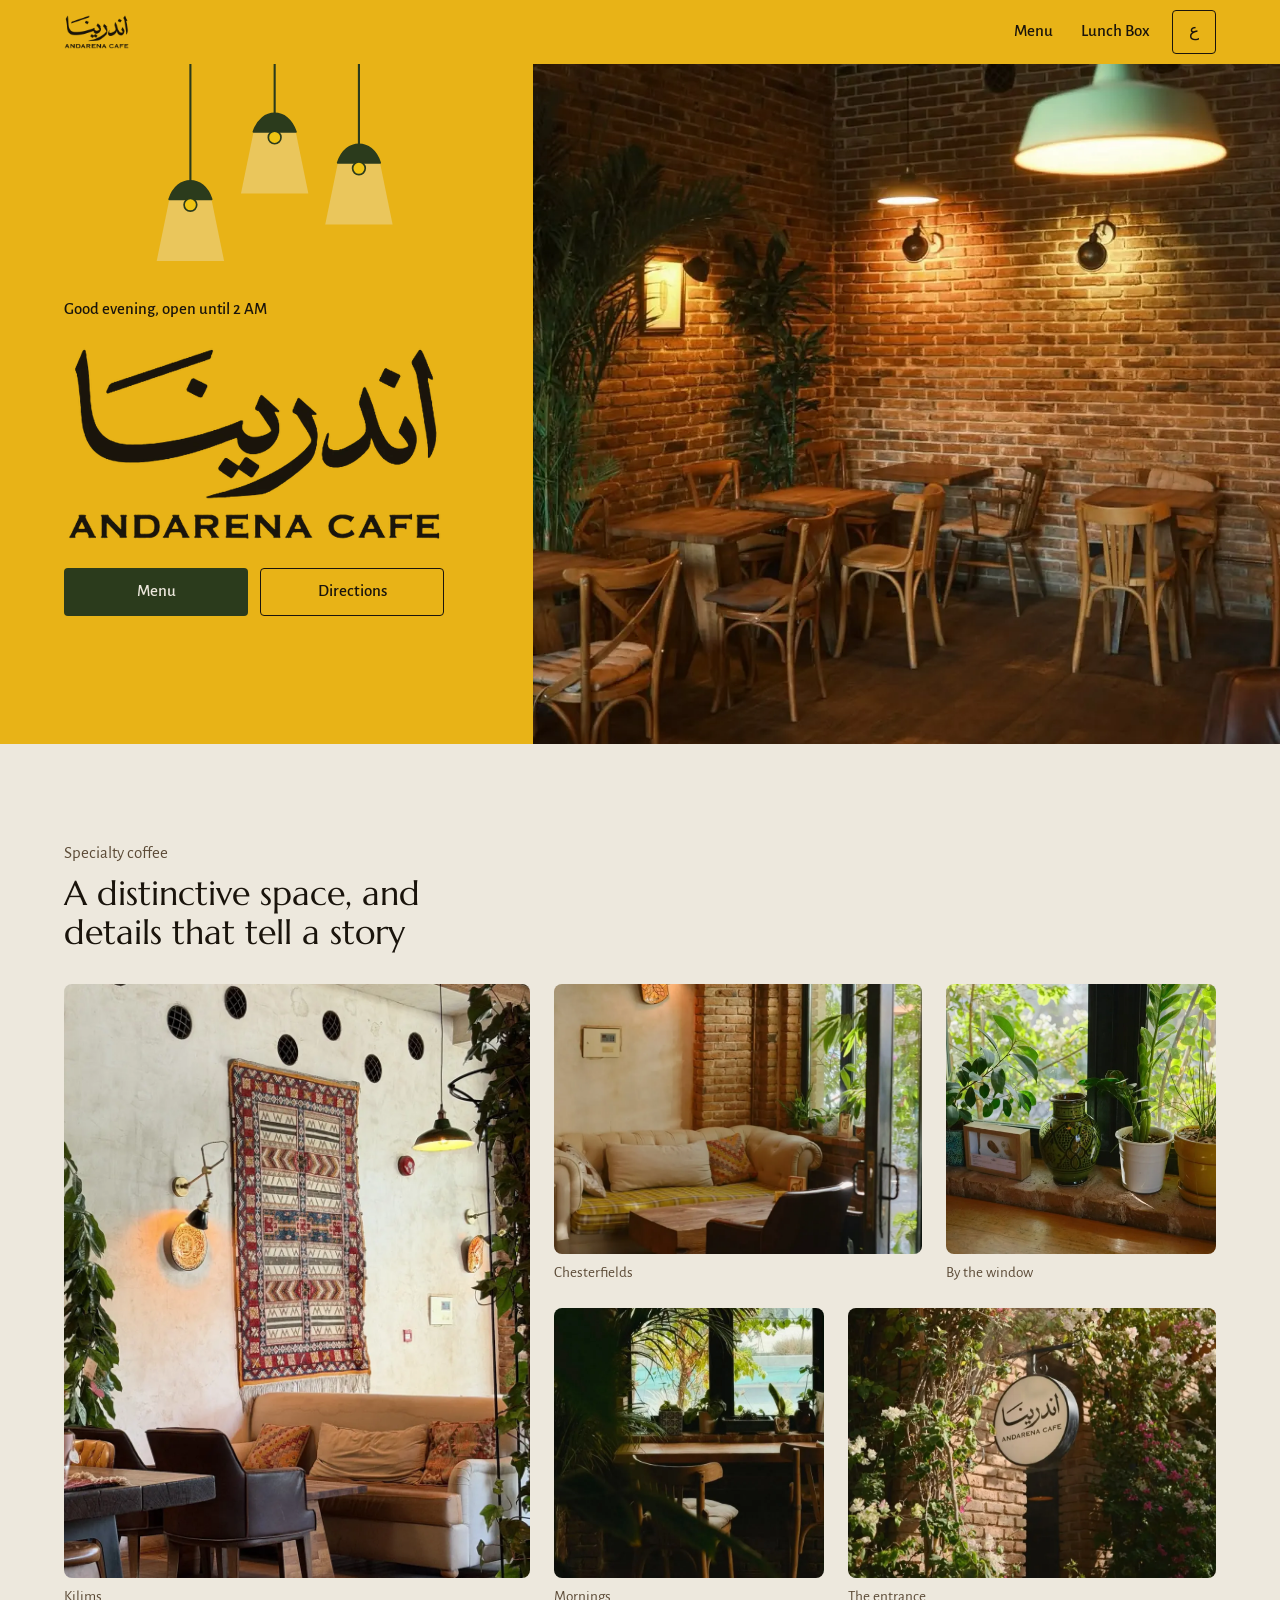
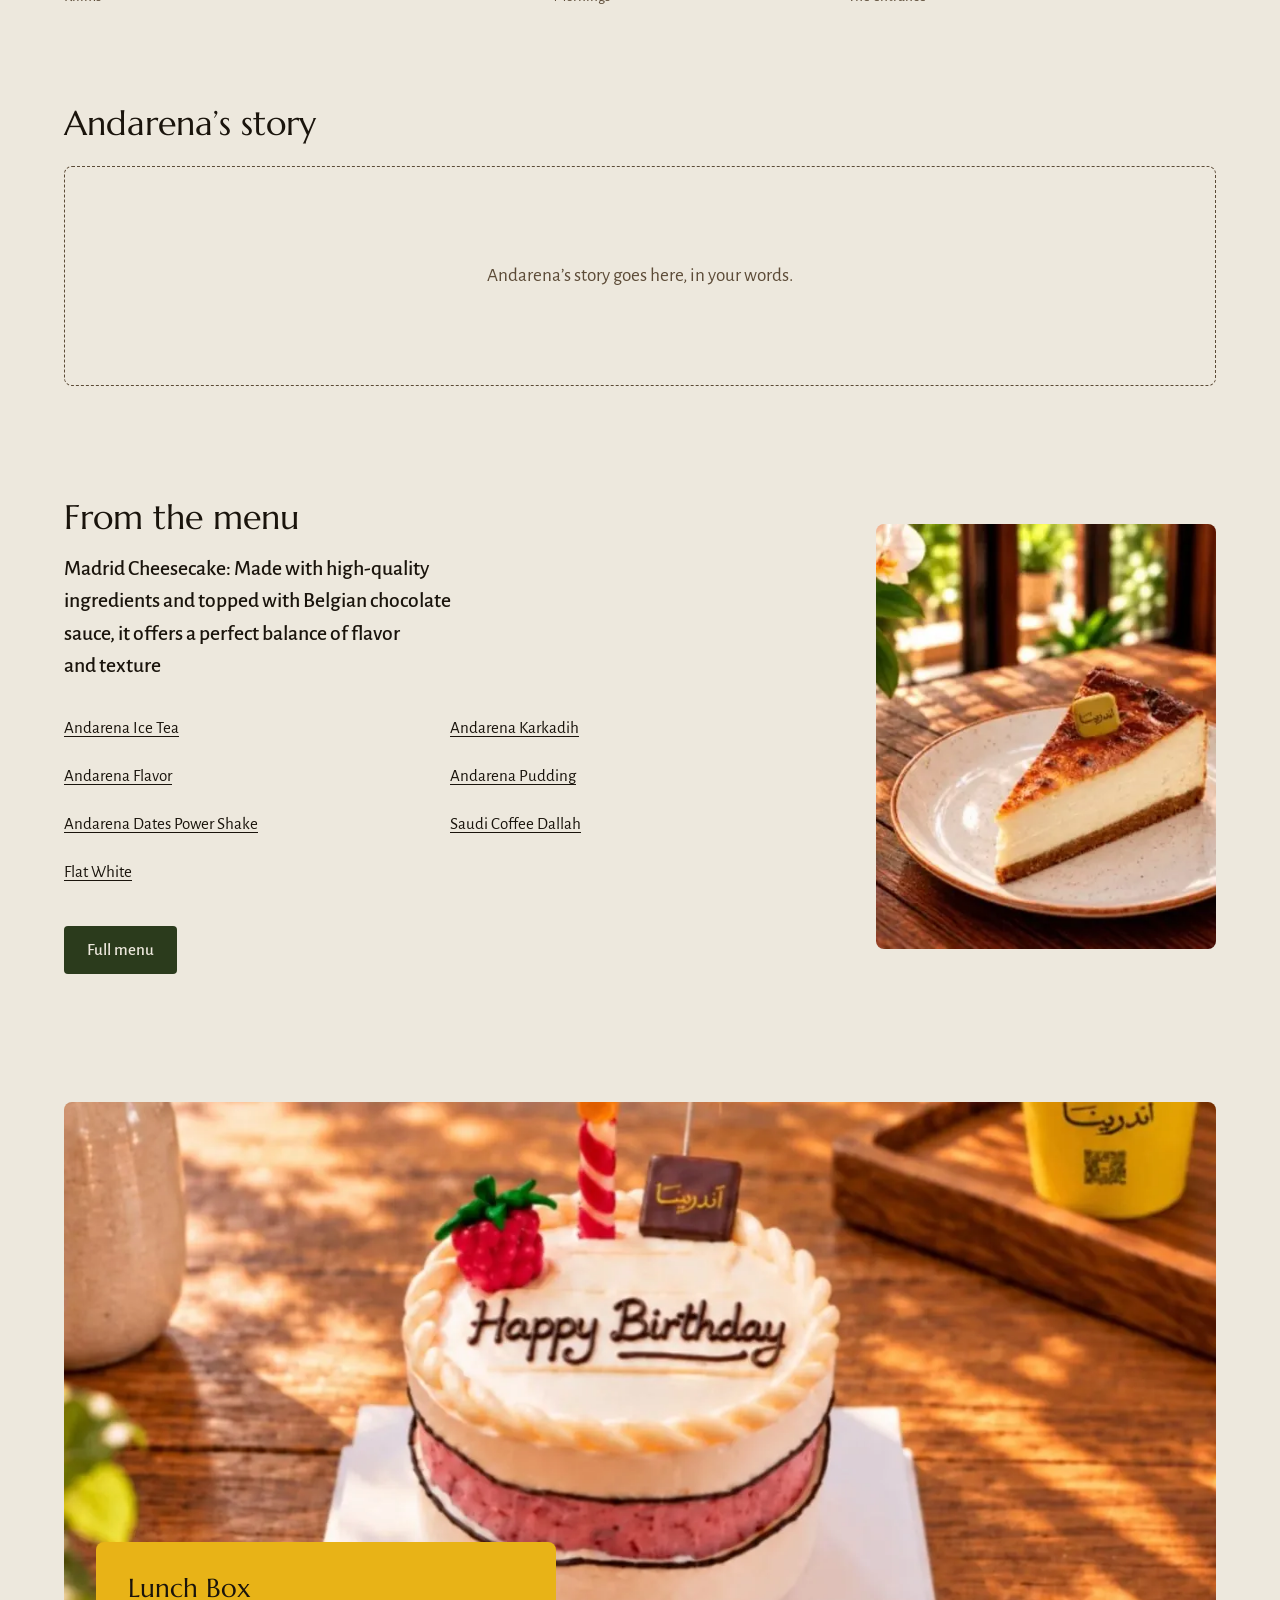
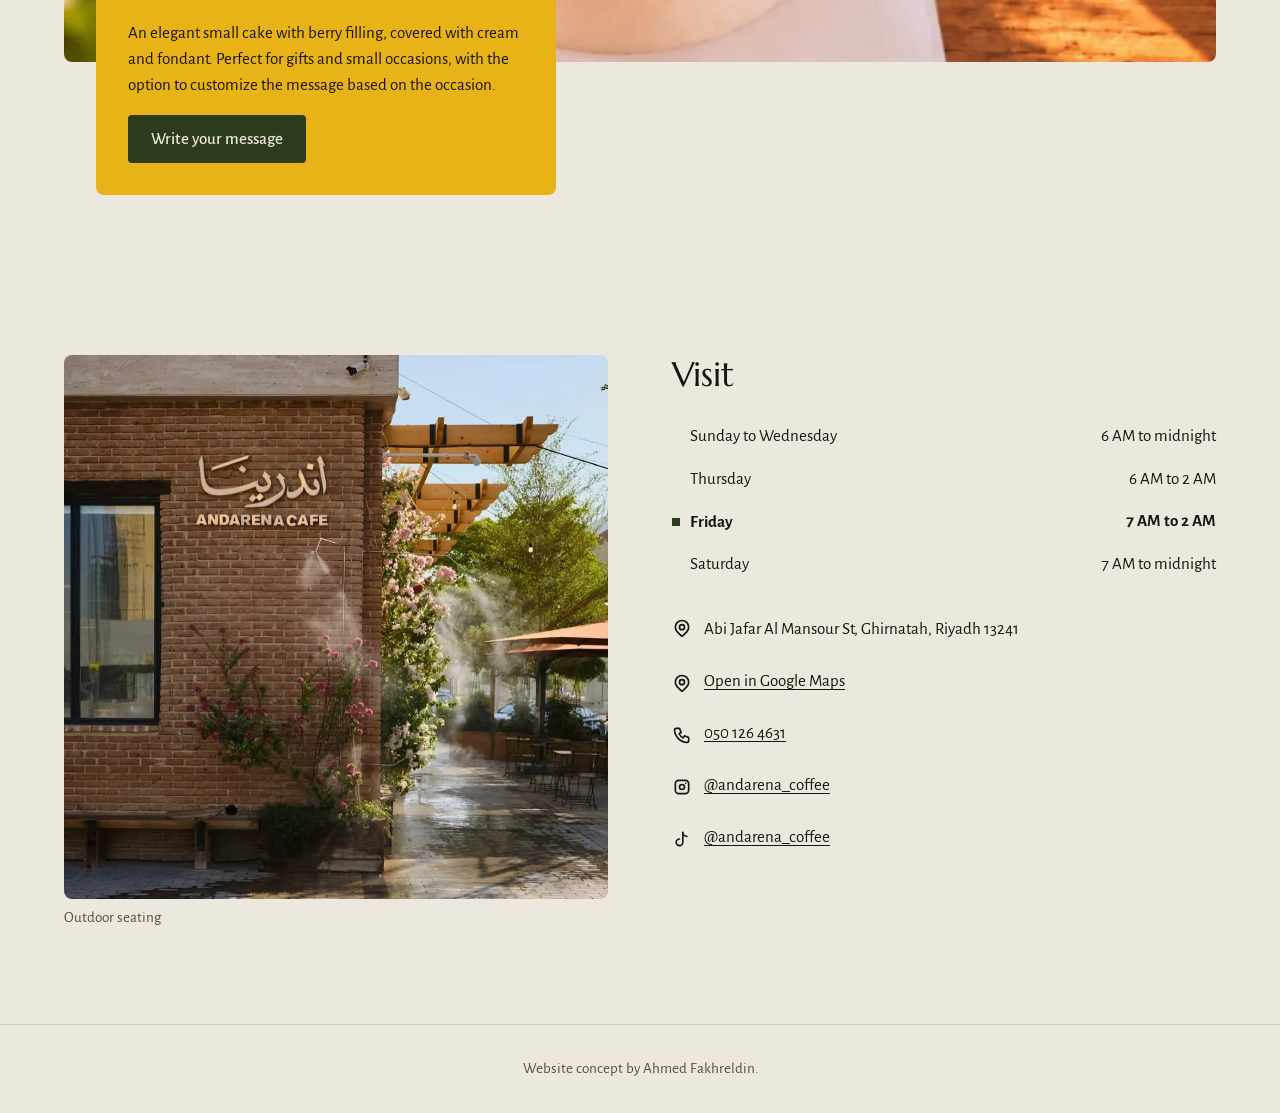
<file: index.html>
<!doctype html>
<html lang="ar" dir="rtl">
<head>
<meta charset="utf-8">
<meta name="viewport" content="width=device-width,initial-scale=1,viewport-fit=cover">
<script>(function(){var d=document.documentElement,l;try{l=localStorage.getItem('andarena-lang')}catch(e){}
if(l!=='ar'&&l!=='en'){var n=(navigator.languages&&navigator.languages[0])||navigator.language||'';l=/^ar/i.test(n)?'ar':'en'}
d.lang=l;d.dir=l==='ar'?'rtl':'ltr';
var h=(new Date().getUTCHours()+3)%24;if(h>=18||h<6)d.classList.add('night');
try{if(!sessionStorage.getItem('andarena-intro')&&!(window.matchMedia&&matchMedia('(prefers-reduced-motion: reduce)').matches)){d.classList.add('intro');sessionStorage.setItem('andarena-intro','1')}}catch(e){}}())</script>
<link rel="preload" as="font" type="font/woff2" href="fonts/markazi-text-400-700-arabic.woff2" crossorigin>
<link rel="preload" as="font" type="font/woff2" href="fonts/markazi-text-400-700-latin.woff2" crossorigin>
<link rel="preload" as="font" type="font/woff2" href="fonts/alegreya-sans-400-latin.woff2" crossorigin>
<link rel="preload" as="font" type="font/woff2" href="fonts/alegreya-sans-500-latin.woff2" crossorigin>
<link rel="preload" as="font" type="font/woff2" href="fonts/marcellus-400-latin.woff2" crossorigin>
<style>html.fl body{opacity:0}body{transition:opacity .25s ease}</style>
<script>(function(){var d=document.documentElement;d.classList.add('fl');var done=false;function go(){if(done)return;done=true;d.classList.remove('fl')}
setTimeout(go,1200);function ld(){try{var s='\u0627\u0646\u062f A0',f=["400 1em 'Markazi Text'","500 1em 'Markazi Text'","600 1em 'Markazi Text'","1em Marcellus","400 1em 'Alegreya Sans'","500 1em 'Alegreya Sans'"];
Promise.all(f.map(function(x){return document.fonts.load(x,s)})).then(go,go)}catch(e){go()}}
if(document.readyState==='loading')document.addEventListener('DOMContentLoaded',ld);else ld()}())</script>
<title>مقهى اندرينا | غرناطة، الرياض</title>
<meta name="description" content="قهوة مختصّة. مساحة متميّزة، وتفاصيل تروي قصّة.">
<meta name="theme-color" content="#E8B317">
<meta property="og:type" content="website">
<meta property="og:title" content="مقهى اندرينا | غرناطة، الرياض | Andarena Café">
<meta property="og:description" content="قهوة مختصّة. مساحة متميّزة، وتفاصيل تروي قصّة. Specialty coffee. A distinctive space, and details that tell a story.">
<meta property="og:image" content="https://ahmedfakhr1.github.io/andarena-preview/img/og.jpg">
<meta name="twitter:card" content="summary_large_image">
<link rel="icon" type="image/png" sizes="32x32" href="img/favicon-32.png">
<link rel="icon" type="image/png" sizes="192x192" href="img/icon-192.png">
<link rel="apple-touch-icon" href="img/apple-touch-icon.png">
<link rel="stylesheet" href="fonts.css">
<link rel="stylesheet" href="site.css?v=4c0aaf86">
<script src="app.js?v=ef42d473" defer></script>
<script type="application/ld+json">{"@context": "https://schema.org", "@type": "CafeOrCoffeeShop", "name": "Andarena Café", "alternateName": "مقهى اندرينا", "image": "img/og.jpg", "telephone": "+966501264631", "hasMenu": "menu.html", "address": {"@type": "PostalAddress", "streetAddress": "Abi Jafar Al Mansour St, Ghirnatah", "addressLocality": "Riyadh", "postalCode": "13241", "addressCountry": "SA"}, "geo": {"@type": "GeoCoordinates", "latitude": 24.7884919, "longitude": 46.7332947}, "openingHoursSpecification": [{"@type": "OpeningHoursSpecification", "dayOfWeek": ["Sunday", "Monday", "Tuesday", "Wednesday"], "opens": "06:00", "closes": "00:00"}, {"@type": "OpeningHoursSpecification", "dayOfWeek": ["Thursday"], "opens": "06:00", "closes": "02:00"}, {"@type": "OpeningHoursSpecification", "dayOfWeek": ["Friday"], "opens": "07:00", "closes": "02:00"}, {"@type": "OpeningHoursSpecification", "dayOfWeek": ["Saturday"], "opens": "07:00", "closes": "00:00"}], "sameAs": ["https://www.instagram.com/andarena_coffee/", "https://www.tiktok.com/@andarena_coffee"]}</script>
</head>
<body data-title-ar="مقهى اندرينا | غرناطة، الرياض" data-title-en="Andarena Café | Ghirnatah, Riyadh" data-desc-ar="قهوة مختصّة. مساحة متميّزة، وتفاصيل تروي قصّة." data-desc-en="Specialty coffee. A distinctive space, and details that tell a story.">
<a class="skip" href="#main"><span class="t" data-l="ar" lang="ar">انتقل إلى المحتوى</span><span class="t" data-l="en" lang="en">Skip to content</span></a>
<header class="hdr"><div class="wrap in">
<a class="brand" href="index.html" data-aria-ar="اندرينا" data-aria-en="Andarena Cafe" aria-label="اندرينا"><img class="ink" src="img/wordmark-ink.webp" width="720" height="376" alt=""><img class="pl" src="img/wordmark-plaster.webp" width="720" height="376" alt=""></a>
<nav><a href="menu.html"><span class="t" data-l="ar" lang="ar">القائمة</span><span class="t" data-l="en" lang="en">Menu</span></a><a class="opt" href="lunch-box.html"><span class="t" data-l="ar" lang="ar">لانش بوكس</span><span class="t" data-l="en" lang="en">Lunch Box</span></a></nav>
<button class="lang" id="lang" type="button" aria-label="Switch to English"><span class="t" data-l="ar" lang="en">EN</span><span class="t" data-l="en" lang="ar">ع</span></button>
</div></header>
<main id="main">
<section class="hero" aria-label="Andarena Café">
<div class="txt">
<svg class="lamps " viewBox="0 0 300 150" aria-hidden="true" focusable="false"><g class="lamp"><path class="cord" pathLength="1" d="M90 0V84"/><g class="hd"><path class="beam" d="M75 97H105L114 141H66Z"/><path class="shade" d="M75 97C78 88 84 84 90 84C96 84 102 88 105 97Z"/><circle class="bulb" cx="90" cy="101" r="4.5"/></g></g><g class="lamp"><path class="cord" pathLength="1" d="M150 0V36"/><g class="hd"><path class="beam" d="M135 49H165L174 93H126Z"/><path class="shade" d="M135 49C138 40 144 36 150 36C156 36 162 40 165 49Z"/><circle class="bulb" cx="150" cy="53" r="4.5"/></g></g><g class="lamp"><path class="cord" pathLength="1" d="M210 0V58"/><g class="hd"><path class="beam" d="M195 71H225L234 115H186Z"/><path class="shade" d="M195 71C198 62 204 58 210 58C216 58 222 62 225 71Z"/><circle class="bulb" cx="210" cy="75" r="4.5"/></g></g></svg>
<p class="status" data-status aria-live="polite"><span class="t" data-l="ar" lang="ar"></span><span class="t" data-l="en" lang="en"></span></p>
<h1><img src="img/wordmark-ink.webp" width="720" height="376" decoding="async" alt="اندرينا ANDARENA CAFE" data-alt-ar="اندرينا ANDARENA CAFE" data-alt-en="Andarena Cafe"></h1>
<div class="cta"><a class="btn p" href="menu.html"><span class="t" data-l="ar" lang="ar">القائمة</span><span class="t" data-l="en" lang="en">Menu</span></a><a class="btn s" href="https://maps.app.goo.gl/C5zi3XLMhWzBRiQe8" target="_blank" rel="noopener"><span class="t" data-l="ar" lang="ar">الاتجاهات</span><span class="t" data-l="en" lang="en">Directions</span></a></div>
</div>
<div class="ph"><script>(function(){var n=document.documentElement.classList.contains("night"),A={day:["الطاولة الطويلة عند النافذة، مع النباتات والمصابيح الخضراء","The long window bar with plants and green pendant lamps",1080,1080,"hero-day"],night:["غرفة الطوب على ضوء المصباح الأخضر","The brick room under a green pendant lamp",1080,1354,"hero-evening"]},k=n?A.night:A.day,ar=document.documentElement.lang==="ar";document.currentScript.insertAdjacentHTML("beforebegin","<picture><source type=\"image/webp\" srcset=\"img/"+k[4]+".webp\"><img src=\"img/"+k[4]+".jpg\" width=\""+k[2]+"\" height=\""+k[3]+"\" fetchpriority=\"high\" decoding=\"async\" alt=\""+(ar?k[0]:k[1])+"\" data-alt-ar=\""+k[0]+"\" data-alt-en=\""+k[1]+"\"></picture>")}())</script><noscript><picture><img src="img/hero-day.jpg" width="1080" height="1080" alt="The long window bar with plants and green pendant lamps"></picture></noscript></div>
</section>
<section class="sec room" aria-labelledby="h-room"><div class="wrap">
<div class="hd"><p class="soft"><span class="t" data-l="ar" lang="ar">قهوة مختصّة</span><span class="t" data-l="en" lang="en">Specialty coffee</span></p><h2 id="h-room"><span class="t" data-l="ar" lang="ar">مساحة متميّزة، وتفاصيل تروي قصّة</span><span class="t" data-l="en" lang="en">A distinctive space, and details that tell a story</span></h2></div>
<div class="strip" role="region" tabindex="0" aria-label="صور المكان" data-aria-ar="صور المكان" data-aria-en="Photos of the café"><figure class="f1"><div class="ph-r"><picture><source type="image/webp" srcset="img/room-kilim.webp"><img src="img/room-kilim.jpg" width="1000" height="1250" decoding="async" alt="السجاد الكليم على الجدار الجصي، مع الكنب والكراسي الجلدية" data-alt-ar="السجاد الكليم على الجدار الجصي، مع الكنب والكراسي الجلدية" data-alt-en="A kilim hanging on a plaster wall, with a sofa and leather chairs" ></picture></div><figcaption class="cap"><span class="t" data-l="ar" lang="ar">الكليم</span><span class="t" data-l="en" lang="en">Kilims</span></figcaption></figure><figure class="f2"><div class="ph-r"><picture><source type="image/webp" srcset="img/room-sofa.webp"><img src="img/room-sofa.jpg" width="1000" height="1000" decoding="async" alt="ركن كنب تشسترفيلد كريمي مع وسادة صفراء" data-alt-ar="ركن كنب تشسترفيلد كريمي مع وسادة صفراء" data-alt-en="A cream chesterfield sofa corner with a yellow plaid cushion" ></picture></div><figcaption class="cap"><span class="t" data-l="ar" lang="ar">كنب تشسترفيلد</span><span class="t" data-l="en" lang="en">Chesterfields</span></figcaption></figure><figure class="f3"><div class="ph-r"><picture><source type="image/webp" srcset="img/room-sill.webp"><img src="img/room-sill.jpg" width="1000" height="1000" decoding="async" alt="حافة النافذة مع نباتات وفخار أخضر" data-alt-ar="حافة النافذة مع نباتات وفخار أخضر" data-alt-en="A windowsill with plants and green pottery" ></picture></div><figcaption class="cap"><span class="t" data-l="ar" lang="ar">عند النافذة</span><span class="t" data-l="en" lang="en">By the window</span></figcaption></figure><figure class="f4"><div class="ph-r"><picture><source type="image/webp" srcset="img/room-window.webp"><img src="img/room-window.jpg" width="720" height="720" decoding="async" alt="مقعد عند النافذة وكرسي خشبي في ضوء الصباح" data-alt-ar="مقعد عند النافذة وكرسي خشبي في ضوء الصباح" data-alt-en="A window seat with a bentwood chair in morning light" ></picture></div><figcaption class="cap"><span class="t" data-l="ar" lang="ar">الصباح</span><span class="t" data-l="en" lang="en">Mornings</span></figcaption></figure><figure class="f5"><div class="ph-r"><picture><source type="image/webp" srcset="img/room-sign.webp"><img src="img/room-sign.jpg" width="1000" height="1000" decoding="async" alt="لافتة اندرينا الدائرية بين أزهار الجهنمية" data-alt-ar="لافتة اندرينا الدائرية بين أزهار الجهنمية" data-alt-en="The round Andarena sign among bougainvillea flowers" ></picture></div><figcaption class="cap"><span class="t" data-l="ar" lang="ar">المدخل</span><span class="t" data-l="en" lang="en">The entrance</span></figcaption></figure></div>
</div></section>
<section class="sec story" aria-labelledby="h-story"><div class="wrap">
<h2 id="h-story"><span class="t" data-l="ar" lang="ar">قصّة اندرينا</span><span class="t" data-l="en" lang="en">Andarena’s story</span></h2>
<div class="box"><p><span class="t" data-l="ar" lang="ar">هنا تُكتب قصّة اندرينا، بكلماتكم.</span><span class="t" data-l="en" lang="en">Andarena’s story goes here, in your words.</span></p></div>
</div></section>
<section class="sec fm" aria-labelledby="h-fm"><div class="wrap grid">
<div>
<h2 id="h-fm"><span class="t" data-l="ar" lang="ar">من القائمة</span><span class="t" data-l="en" lang="en">From the menu</span></h2>
<p class="lead"><span class="t" data-l="ar" lang="ar">مدريد تشيز كيك: تُحضّر من مكونات عالية الجودة وتُقدّم مع صوص شوكولاتة بلجيكية فاخر، لتمنحك توازنًا مثاليًا بين النكهة والقوام</span><span class="t" data-l="en" lang="en">Madrid Cheesecake: Made with high-quality ingredients and topped with Belgian chocolate sauce, it offers a perfect balance of flavor and texture</span></p>
<ul class="names"><li><a href="menu.html#m-06-04"><span class="t" data-l="ar" lang="ar">أندرينا آيس تي</span><span class="t" data-l="en" lang="en">Andarena Ice Tea</span></a></li><li><a href="menu.html#m-06-08"><span class="t" data-l="ar" lang="ar">كركديه اندرينا</span><span class="t" data-l="en" lang="en">Andarena Karkadih</span></a></li><li><a href="menu.html#m-09-01"><span class="t" data-l="ar" lang="ar">نكهة أندرينا</span><span class="t" data-l="en" lang="en">Andarena Flavor</span></a></li><li><a href="menu.html#m-02-06"><span class="t" data-l="ar" lang="ar">اندرينا بودينج</span><span class="t" data-l="en" lang="en">Andarena Pudding</span></a></li><li><a href="menu.html#m-03-02"><span class="t" data-l="ar" lang="ar">أندارينا ديتس باور شيك</span><span class="t" data-l="en" lang="en">Andarena Dates Power Shake</span></a></li><li><a href="menu.html#m-04-01"><span class="t" data-l="ar" lang="ar">دلة قهوة سعودية</span><span class="t" data-l="en" lang="en">Saudi Coffee Dallah</span></a></li><li><a href="menu.html#m-04-11"><span class="t" data-l="ar" lang="ar">فلات وايت</span><span class="t" data-l="en" lang="en">Flat White</span></a></li></ul>
<a class="btn p" href="menu.html"><span class="t" data-l="ar" lang="ar">القائمة كاملة</span><span class="t" data-l="en" lang="en">Full menu</span></a>
</div>
<div class="ph-r"><img src="img/fm-madrid.webp" width="391" height="489" decoding="async" alt="مدريد تشيز كيك" data-alt-ar="مدريد تشيز كيك" data-alt-en="Madrid Cheesecake"></div>
</div></section>
<section class="lt" aria-labelledby="h-lt"><div class="wrap">
<div class="ph-r"><picture><source type="image/webp" srcset="img/lunchbox.webp"><img src="img/lunchbox.jpg" width="1280" height="1024" decoding="async" alt="كيكة لانش بوكس مع كوب أندرينا الأصفر" data-alt-ar="كيكة لانش بوكس مع كوب أندرينا الأصفر" data-alt-en="A Lunch Box cake with the yellow Andarena cup" ></picture></div>
<div class="pn"><h2 id="h-lt"><span class="t" data-l="ar" lang="ar">لانش بوكس</span><span class="t" data-l="en" lang="en">Lunch Box</span></h2>
<p><span class="t" data-l="ar" lang="ar">كيكة صغيرة أنيقة بحشوة التوت، مغطاة بالكريمة وعجينة السكر، مثالية للهدايا والمناسبات الصغيرة مع إمكانية تخصيص العبارة حسب المناسبة.</span><span class="t" data-l="en" lang="en">An elegant small cake with berry filling, covered with cream and fondant. Perfect for gifts and small occasions, with the option to customize the message based on the occasion.</span></p>
<a class="btn p" href="lunch-box.html"><span class="t" data-l="ar" lang="ar">اكتب عبارتك</span><span class="t" data-l="en" lang="en">Write your message</span></a></div>
</div></section>
<section class="sec visit" id="visit" aria-labelledby="h-visit"><div class="wrap grid">
<figure><div class="ph-r"><picture><source type="image/webp" srcset="img/storefront.webp"><img src="img/storefront.jpg" width="1000" height="1000" decoding="async" alt="واجهة الطوب مع شعار اندرينا والجلسات الخارجية" data-alt-ar="واجهة الطوب مع شعار اندرينا والجلسات الخارجية" data-alt-en="The brick storefront with the Andarena logo and outdoor seating" ></picture></div><figcaption class="cap"><span class="t" data-l="ar" lang="ar">الجلسات الخارجية</span><span class="t" data-l="en" lang="en">Outdoor seating</span></figcaption></figure>
<div>
<h2 id="h-visit"><span class="t" data-l="ar" lang="ar">زورونا</span><span class="t" data-l="en" lang="en">Visit</span></h2>
<ul class="hours"><li data-hrow="sun-wed"><span class="d"><span class="t" data-l="ar" lang="ar">الأحد إلى الأربعاء</span><span class="t" data-l="en" lang="en">Sunday to Wednesday</span></span><span class="h"><span class="t" data-l="ar" lang="ar">6 صباحًا إلى 12 منتصف الليل</span><span class="t" data-l="en" lang="en">6 AM to midnight</span></span></li><li data-hrow="thu"><span class="d"><span class="t" data-l="ar" lang="ar">الخميس</span><span class="t" data-l="en" lang="en">Thursday</span></span><span class="h"><span class="t" data-l="ar" lang="ar">6 صباحًا إلى 2 بعد منتصف الليل</span><span class="t" data-l="en" lang="en">6 AM to 2 AM</span></span></li><li data-hrow="fri"><span class="d"><span class="t" data-l="ar" lang="ar">الجمعة</span><span class="t" data-l="en" lang="en">Friday</span></span><span class="h"><span class="t" data-l="ar" lang="ar">7 صباحًا إلى 2 بعد منتصف الليل</span><span class="t" data-l="en" lang="en">7 AM to 2 AM</span></span></li><li data-hrow="sat"><span class="d"><span class="t" data-l="ar" lang="ar">السبت</span><span class="t" data-l="en" lang="en">Saturday</span></span><span class="h"><span class="t" data-l="ar" lang="ar">7 صباحًا إلى 12 منتصف الليل</span><span class="t" data-l="en" lang="en">7 AM to midnight</span></span></li></ul>
<div class="info">
<p class="a"><svg class="ico" viewBox="0 0 24 24" aria-hidden="true" focusable="false"><circle cx="12" cy="11" r="3"/><path d="M17.657 16.657l-4.243 4.243a2 2 0 0 1 -2.827 0l-4.244 -4.243a8 8 0 1 1 11.314 0z"/></svg><span><span class="t" data-l="ar" lang="ar">شارع ابي جعفر المنصور، غرناطة، الرياض 13241</span><span class="t" data-l="en" lang="en">Abi Jafar Al Mansour St, Ghirnatah, Riyadh 13241</span></span></p>
<a href="https://maps.app.goo.gl/C5zi3XLMhWzBRiQe8" target="_blank" rel="noopener"><svg class="ico" viewBox="0 0 24 24" aria-hidden="true" focusable="false"><circle cx="12" cy="11" r="3"/><path d="M17.657 16.657l-4.243 4.243a2 2 0 0 1 -2.827 0l-4.244 -4.243a8 8 0 1 1 11.314 0z"/></svg><span class="t" data-l="ar" lang="ar">افتح في خرائط Google</span><span class="t" data-l="en" lang="en">Open in Google Maps</span></a>
<a href="tel:+966501264631"><svg class="ico" viewBox="0 0 24 24" aria-hidden="true" focusable="false"><path d="M5 4h4l2 5l-2.5 1.5a11 11 0 0 0 5 5l1.5 -2.5l5 2v4a2 2 0 0 1 -2 2a16 16 0 0 1 -15 -15a2 2 0 0 1 2 -2"/></svg><span class="ltr">050 126 4631</span></a>
<a href="https://www.instagram.com/andarena_coffee/" target="_blank" rel="noopener" aria-label="Instagram @andarena_coffee"><svg class="ico" viewBox="0 0 24 24" aria-hidden="true" focusable="false"><rect x="4" y="4" width="16" height="16" rx="4"/><circle cx="12" cy="12" r="3"/><path d="M16.5 7.5v.01"/></svg><span class="ltr">@andarena_coffee</span></a>
<a href="https://www.tiktok.com/@andarena_coffee" target="_blank" rel="noopener" aria-label="TikTok @andarena_coffee"><svg class="ico" viewBox="0 0 24 24" aria-hidden="true" focusable="false"><path d="M9 12a4 4 0 1 0 4 4v-12a5 5 0 0 0 5 5"/></svg><span class="ltr">@andarena_coffee</span></a>
</div></div>
</div></section>
</main>
<footer class="ftr"><p lang="en">Website concept by Ahmed Fakhreldin.</p></footer>
</body></html>
</file>
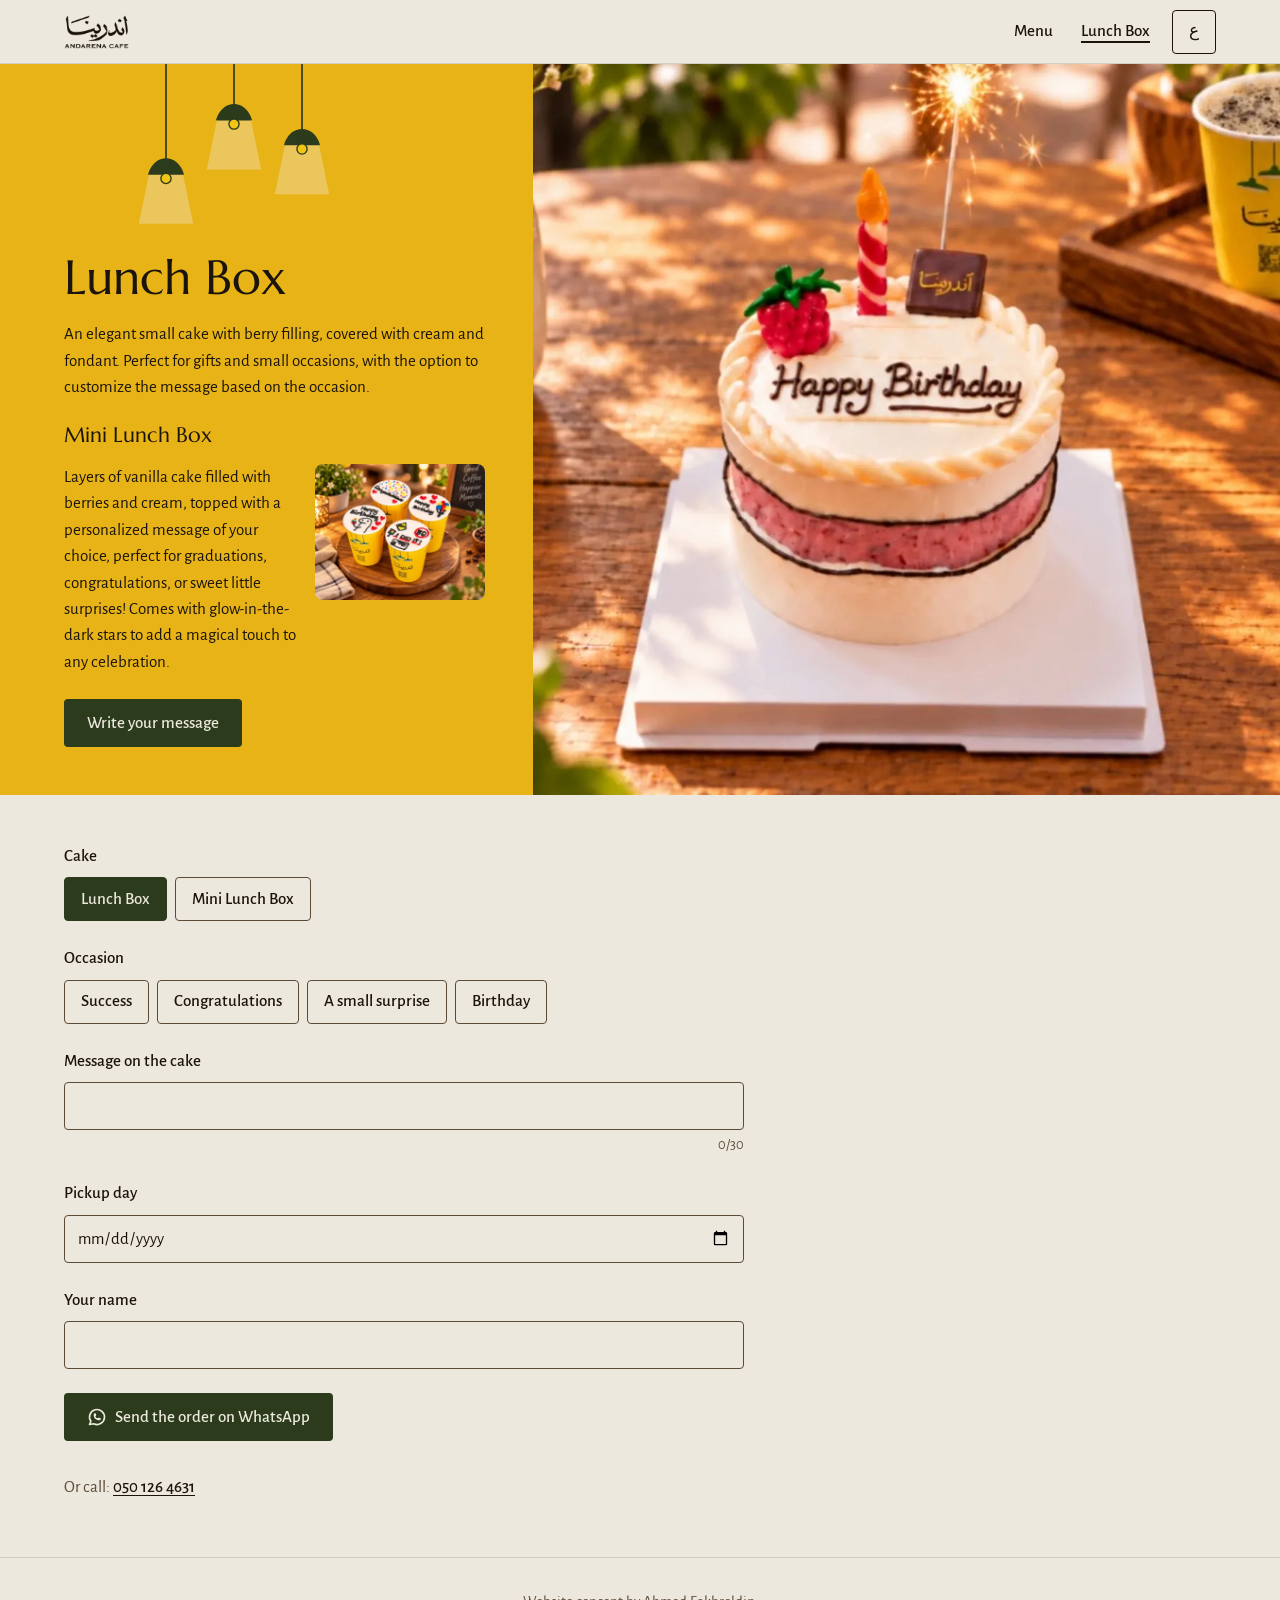
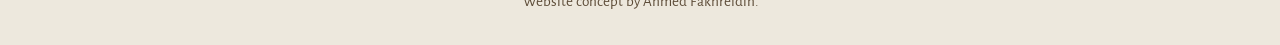
<file: lunch-box.html>
<!doctype html>
<html lang="ar" dir="rtl">
<head>
<meta charset="utf-8">
<meta name="viewport" content="width=device-width,initial-scale=1,viewport-fit=cover">
<script>(function(){var d=document.documentElement,l;try{l=localStorage.getItem('andarena-lang')}catch(e){}
if(l!=='ar'&&l!=='en'){var n=(navigator.languages&&navigator.languages[0])||navigator.language||'';l=/^ar/i.test(n)?'ar':'en'}
d.lang=l;d.dir=l==='ar'?'rtl':'ltr';
var h=(new Date().getUTCHours()+3)%24;if(h>=18||h<6)d.classList.add('night');
}())</script>
<link rel="preload" as="font" type="font/woff2" href="fonts/markazi-text-400-700-arabic.woff2" crossorigin>
<link rel="preload" as="font" type="font/woff2" href="fonts/markazi-text-400-700-latin.woff2" crossorigin>
<link rel="preload" as="font" type="font/woff2" href="fonts/alegreya-sans-400-latin.woff2" crossorigin>
<link rel="preload" as="font" type="font/woff2" href="fonts/alegreya-sans-500-latin.woff2" crossorigin>
<link rel="preload" as="font" type="font/woff2" href="fonts/marcellus-400-latin.woff2" crossorigin>
<style>html.fl body{opacity:0}body{transition:opacity .25s ease}</style>
<script>(function(){var d=document.documentElement;d.classList.add('fl');var done=false;function go(){if(done)return;done=true;d.classList.remove('fl')}
setTimeout(go,1200);function ld(){try{var s='\u0627\u0646\u062f A0',f=["400 1em 'Markazi Text'","500 1em 'Markazi Text'","600 1em 'Markazi Text'","1em Marcellus","400 1em 'Alegreya Sans'","500 1em 'Alegreya Sans'"];
Promise.all(f.map(function(x){return document.fonts.load(x,s)})).then(go,go)}catch(e){go()}}
if(document.readyState==='loading')document.addEventListener('DOMContentLoaded',ld);else ld()}())</script>
<title>لانش بوكس | مقهى اندرينا</title>
<meta name="description" content="كيكة صغيرة أنيقة بحشوة التوت، مع إمكانية تخصيص العبارة حسب المناسبة.">
<meta name="theme-color" content="#E8B317">
<meta property="og:type" content="website">
<meta property="og:title" content="لانش بوكس | مقهى اندرينا | Andarena Café">
<meta property="og:description" content="كيكة صغيرة أنيقة بحشوة التوت، مع إمكانية تخصيص العبارة حسب المناسبة. A small, elegant cake with a berry filling, with a message of your choice.">
<meta property="og:image" content="https://ahmedfakhr1.github.io/andarena-preview/img/og.jpg">
<meta name="twitter:card" content="summary_large_image">
<link rel="icon" type="image/png" sizes="32x32" href="img/favicon-32.png">
<link rel="icon" type="image/png" sizes="192x192" href="img/icon-192.png">
<link rel="apple-touch-icon" href="img/apple-touch-icon.png">
<link rel="stylesheet" href="fonts.css">
<link rel="stylesheet" href="site.css?v=4c0aaf86">
<script src="app.js?v=ef42d473" defer></script>
</head>
<body class="has-bar" data-title-ar="لانش بوكس | مقهى اندرينا" data-title-en="Lunch Box | Andarena Café" data-desc-ar="كيكة صغيرة أنيقة بحشوة التوت، مع إمكانية تخصيص العبارة حسب المناسبة." data-desc-en="A small, elegant cake with a berry filling, with a message of your choice.">
<a class="skip" href="#main"><span class="t" data-l="ar" lang="ar">انتقل إلى المحتوى</span><span class="t" data-l="en" lang="en">Skip to content</span></a>
<header class="hdr"><div class="wrap in">
<a class="brand" href="index.html" data-aria-ar="اندرينا" data-aria-en="Andarena Cafe" aria-label="اندرينا"><img class="ink" src="img/wordmark-ink.webp" width="720" height="376" alt=""><img class="pl" src="img/wordmark-plaster.webp" width="720" height="376" alt=""></a>
<nav><a href="menu.html"><span class="t" data-l="ar" lang="ar">القائمة</span><span class="t" data-l="en" lang="en">Menu</span></a><a class="opt" href="lunch-box.html" aria-current="page"><span class="t" data-l="ar" lang="ar">لانش بوكس</span><span class="t" data-l="en" lang="en">Lunch Box</span></a></nav>
<button class="lang" id="lang" type="button" aria-label="Switch to English"><span class="t" data-l="ar" lang="en">EN</span><span class="t" data-l="en" lang="ar">ع</span></button>
</div></header>
<main id="main">
<div class="lb-top">
<div class="lb-lamps"><svg class="lamps " viewBox="0 0 300 150" aria-hidden="true" focusable="false"><g class="lamp"><path class="cord" pathLength="1" d="M90 0V84"/><g class="hd"><path class="beam" d="M75 97H105L114 141H66Z"/><path class="shade" d="M75 97C78 88 84 84 90 84C96 84 102 88 105 97Z"/><circle class="bulb" cx="90" cy="101" r="4.5"/></g></g><g class="lamp"><path class="cord" pathLength="1" d="M150 0V36"/><g class="hd"><path class="beam" d="M135 49H165L174 93H126Z"/><path class="shade" d="M135 49C138 40 144 36 150 36C156 36 162 40 165 49Z"/><circle class="bulb" cx="150" cy="53" r="4.5"/></g></g><g class="lamp"><path class="cord" pathLength="1" d="M210 0V58"/><g class="hd"><path class="beam" d="M195 71H225L234 115H186Z"/><path class="shade" d="M195 71C198 62 204 58 210 58C216 58 222 62 225 71Z"/><circle class="bulb" cx="210" cy="75" r="4.5"/></g></g></svg></div>
<div class="lb-photo ph-r"><picture><source type="image/webp" srcset="img/lunchbox.webp"><img src="img/lunchbox.jpg" width="1280" height="1024" decoding="async" alt="كيكة لانش بوكس مع كوب أندرينا الأصفر" data-alt-ar="كيكة لانش بوكس مع كوب أندرينا الأصفر" data-alt-en="A Lunch Box cake with the yellow Andarena cup" fetchpriority="high"></picture></div>
<div class="lb-text"><div class="lb-head">
<h1><span class="t" data-l="ar" lang="ar">لانش بوكس</span><span class="t" data-l="en" lang="en">Lunch Box</span></h1>
<p><span class="t" data-l="ar" lang="ar">كيكة صغيرة أنيقة بحشوة التوت، مغطاة بالكريمة وعجينة السكر، مثالية للهدايا والمناسبات الصغيرة مع إمكانية تخصيص العبارة حسب المناسبة.</span><span class="t" data-l="en" lang="en">An elegant small cake with berry filling, covered with cream and fondant. Perfect for gifts and small occasions, with the option to customize the message based on the occasion.</span></p>
<h2><span class="t" data-l="ar" lang="ar">ميني لانش بوكس</span><span class="t" data-l="en" lang="en">Mini Lunch Box</span></h2>
<div class="mini"><div><p><span class="t" data-l="ar" lang="ar">طبقات من كيكة الفانيلا محشوة بالتوت والكريمة، تتزين برسالة حسب الطلب لتناسب أي مناسبة، نجاح، تهنئة، أو مفاجأة بسيطة! تأتي مع نجوم الليل المضيئة لإضافة لمسة ساحرة لكل احتفالية.</span><span class="t" data-l="en" lang="en">Layers of vanilla cake filled with berries and cream, topped with a personalized message of your choice, perfect for graduations, congratulations, or sweet little surprises! Comes with glow-in-the-dark stars to add a magical touch to any celebration.</span></p></div>
<div class="ph-r"><picture><source type="image/webp" srcset="img/lunch-mini.webp"><img src="img/lunch-mini.jpg" width="720" height="576" decoding="async" alt="أربعة أكواب ميني لانش بوكس بعبارات مكتوبة على الكريمة" data-alt-ar="أربعة أكواب ميني لانش بوكس بعبارات مكتوبة على الكريمة" data-alt-en="Four Mini Lunch Box cups with messages written on the cream" ></picture></div></div>
<a class="btn p lb-jump" href="#lbform"><span class="t" data-l="ar" lang="ar">اكتب عبارتك</span><span class="t" data-l="en" lang="en">Write your message</span></a>
</div></div>
</div>
<div class="wrap">
<form class="form" id="lbform" novalidate>
<fieldset><legend><span class="t" data-l="ar" lang="ar">الكيكة</span><span class="t" data-l="en" lang="en">Cake</span></legend>
<div class="opts"><label class="opt"><input type="radio" name="kind" value="full" checked><span class="o"><span class="t" data-l="ar" lang="ar">لانش بوكس</span><span class="t" data-l="en" lang="en">Lunch Box</span></span></label>
<label class="opt"><input type="radio" name="kind" value="mini"><span class="o"><span class="t" data-l="ar" lang="ar">ميني لانش بوكس</span><span class="t" data-l="en" lang="en">Mini Lunch Box</span></span></label></div>
<div class="qty" id="qty" hidden><button type="button" id="qdec" data-aria-ar="أقل" data-aria-en="Fewer" aria-label="أقل">&minus;</button><output id="qn" aria-live="polite">1</output><button type="button" id="qinc" data-aria-ar="أكثر" data-aria-en="More" aria-label="أكثر">+</button></div>
</fieldset>
<fieldset><legend><span class="t" data-l="ar" lang="ar">المناسبة</span><span class="t" data-l="en" lang="en">Occasion</span></legend><div class="opts"><label class="opt"><input type="radio" name="occ" value="success"><span class="o"><span class="t" data-l="ar" lang="ar">نجاح</span><span class="t" data-l="en" lang="en">Success</span></span></label><label class="opt"><input type="radio" name="occ" value="congrats"><span class="o"><span class="t" data-l="ar" lang="ar">تهنئة</span><span class="t" data-l="en" lang="en">Congratulations</span></span></label><label class="opt"><input type="radio" name="occ" value="surprise"><span class="o"><span class="t" data-l="ar" lang="ar">مفاجأة بسيطة</span><span class="t" data-l="en" lang="en">A small surprise</span></span></label><label class="opt"><input type="radio" name="occ" value="birthday"><span class="o"><span class="t" data-l="ar" lang="ar">عيد ميلاد</span><span class="t" data-l="en" lang="en">Birthday</span></span></label></div></fieldset>
<div><label class="lbl" for="msg"><span class="t" data-l="ar" lang="ar">العبارة على الكيكة</span><span class="t" data-l="en" lang="en">Message on the cake</span></label>
<input type="text" id="msg" name="msg" maxlength="30" autocomplete="off" aria-describedby="msg-err cnt" dir="auto" required>
<p class="cnt" id="cnt" dir="ltr">0/30</p>
<p class="err" id="msg-err" hidden><span class="t" data-l="ar" lang="ar">اكتب العبارة التي تريدها على الكيكة</span><span class="t" data-l="en" lang="en">Write the message you want on the cake</span></p></div>
<div><label class="lbl" for="pickup"><span class="t" data-l="ar" lang="ar">يوم الاستلام</span><span class="t" data-l="en" lang="en">Pickup day</span></label><input type="date" id="pickup" name="pickup"></div>
<div><label class="lbl" for="cname"><span class="t" data-l="ar" lang="ar">اسمك</span><span class="t" data-l="en" lang="en">Your name</span></label><input type="text" id="cname" name="cname" autocomplete="name"></div>
<div><button class="btn p" type="submit"><svg class="ico" viewBox="0 0 24 24" aria-hidden="true" focusable="false"><path d="M3 21l1.65 -3.8a9 9 0 1 1 3.4 2.9l-5.05 .9"/><path d="M9 10a.5 .5 0 0 0 1 0v-1a.5 .5 0 0 0 -1 0v1a5 5 0 0 0 5 5h1a.5 .5 0 0 0 0 -1h-1a.5 .5 0 0 0 0 1"/></svg><span class="t" data-l="ar" lang="ar">أرسل الطلب عبر واتساب</span><span class="t" data-l="en" lang="en">Send the order on WhatsApp</span></button></div>
<p class="alt"><span class="t" data-l="ar" lang="ar">أو اتصل:</span><span class="t" data-l="en" lang="en">Or call:</span> <a href="tel:+966501264631" class="ltr">050 126 4631</a></p>
</form></div>
</main>
<footer class="ftr"><p lang="en">Website concept by Ahmed Fakhreldin.</p></footer>
<div class="bar"><button class="btn p" type="button" id="bar-wa"><svg class="ico" viewBox="0 0 24 24" aria-hidden="true" focusable="false"><path d="M3 21l1.65 -3.8a9 9 0 1 1 3.4 2.9l-5.05 .9"/><path d="M9 10a.5 .5 0 0 0 1 0v-1a.5 .5 0 0 0 -1 0v1a5 5 0 0 0 5 5h1a.5 .5 0 0 0 0 -1h-1a.5 .5 0 0 0 0 1"/></svg><span class="t" data-l="ar" lang="ar">واتساب</span><span class="t" data-l="en" lang="en">WhatsApp</span></button><a class="btn s" href="tel:+966501264631"><svg class="ico" viewBox="0 0 24 24" aria-hidden="true" focusable="false"><path d="M5 4h4l2 5l-2.5 1.5a11 11 0 0 0 5 5l1.5 -2.5l5 2v4a2 2 0 0 1 -2 2a16 16 0 0 1 -15 -15a2 2 0 0 1 2 -2"/></svg><span class="t" data-l="ar" lang="ar">اتصل</span><span class="t" data-l="en" lang="en">Call</span></a></div>
</body></html>
</file>
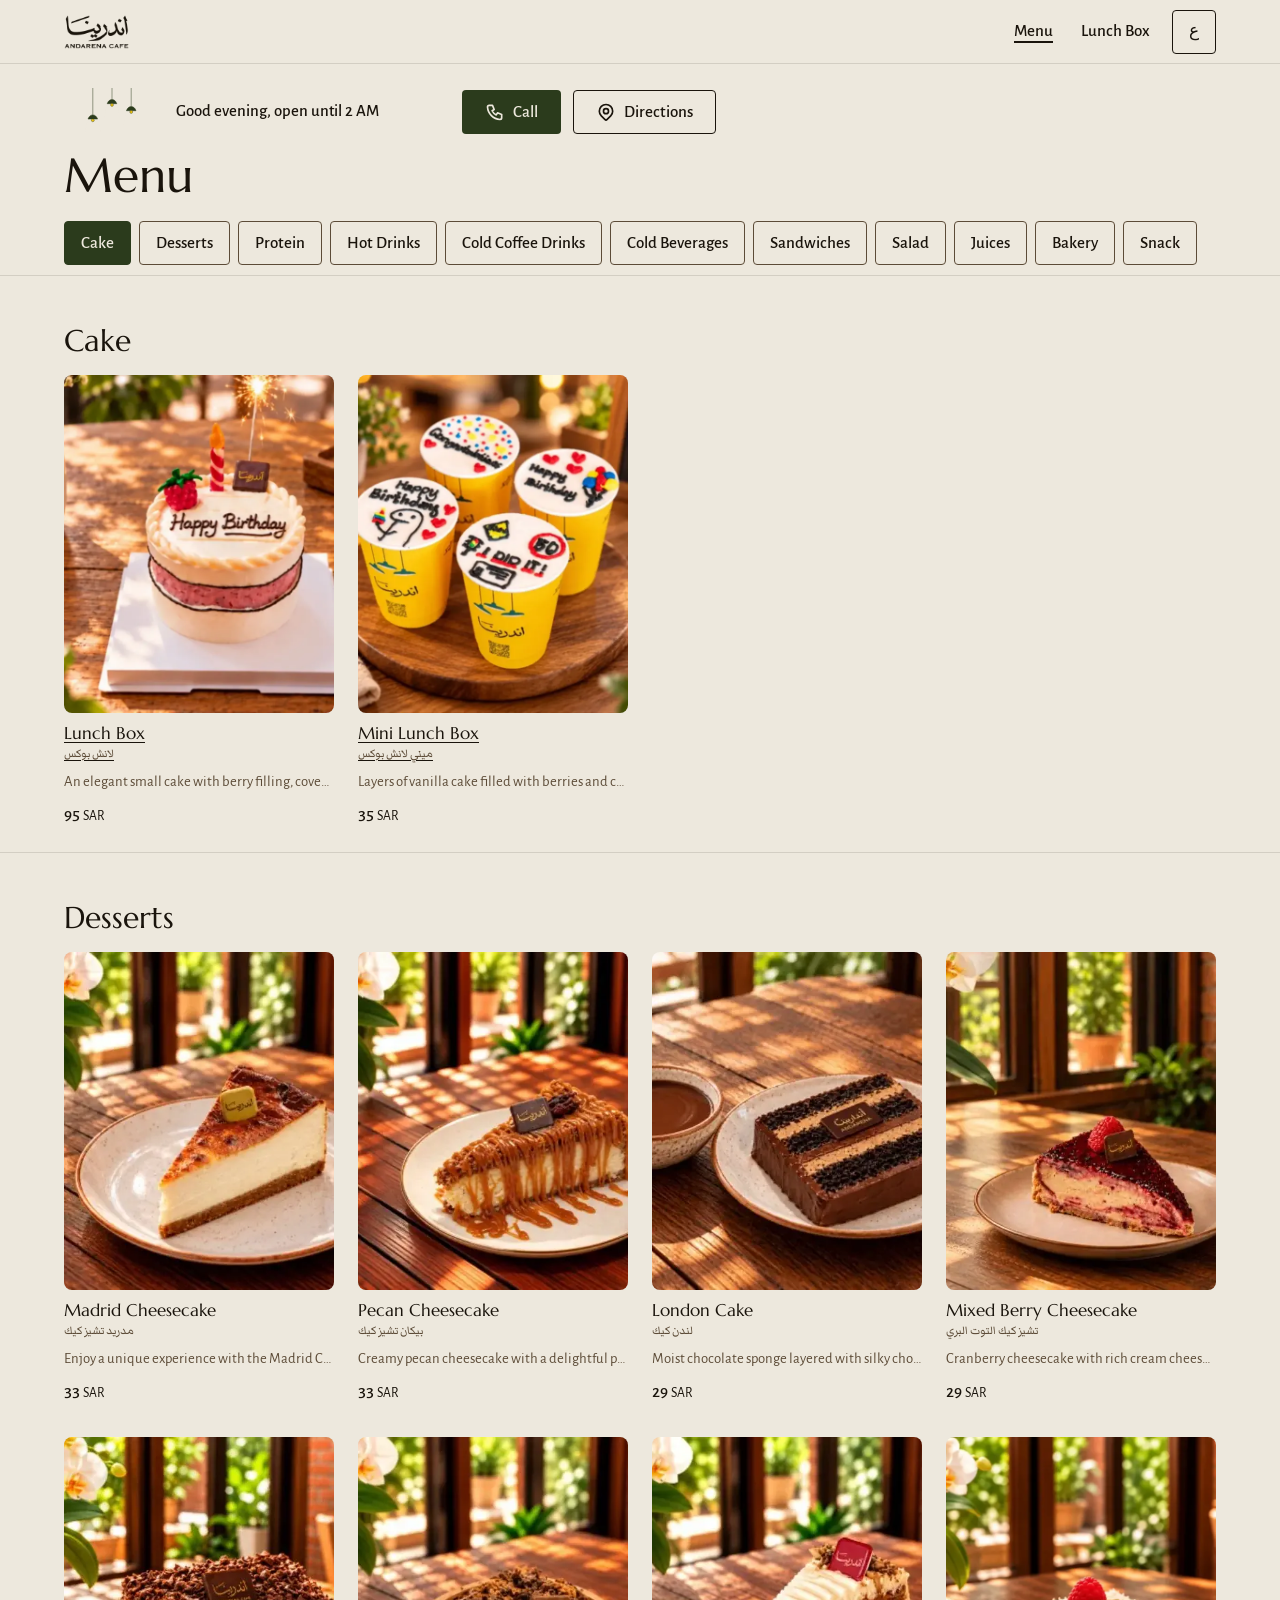
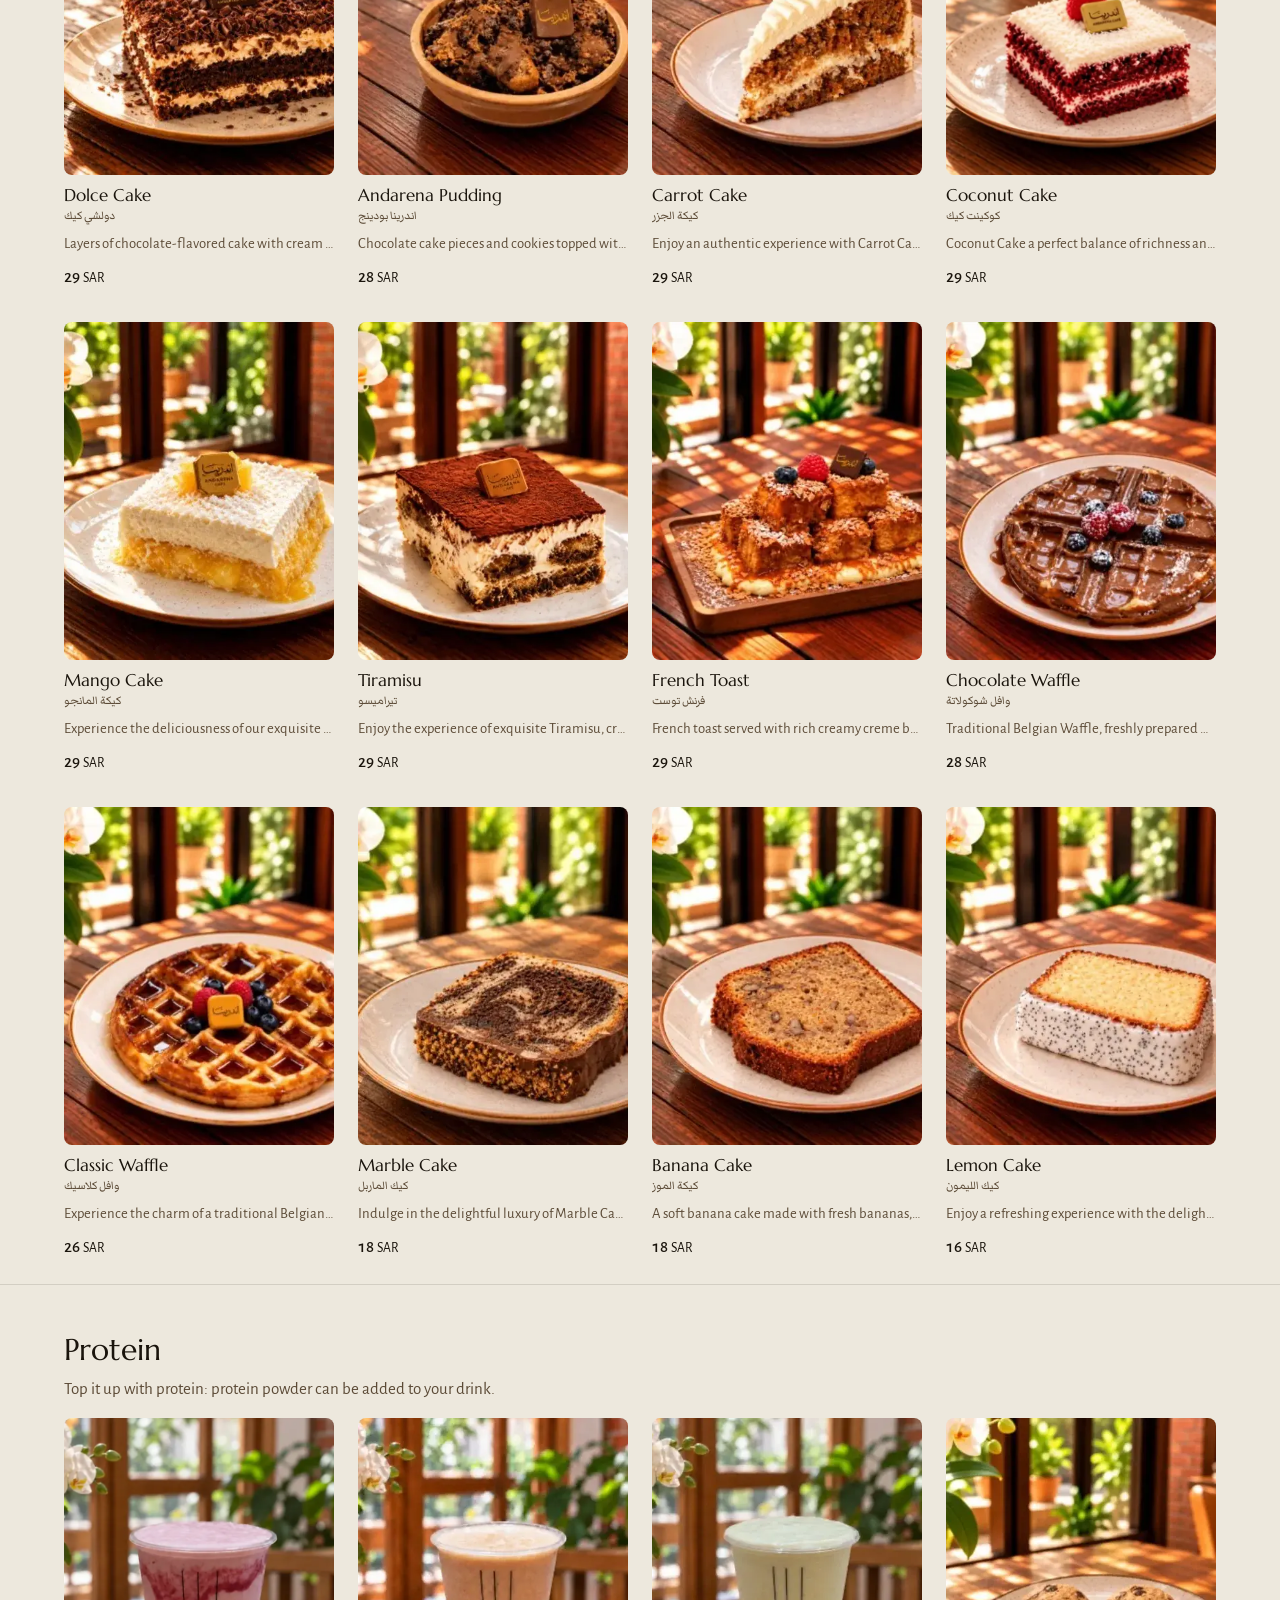
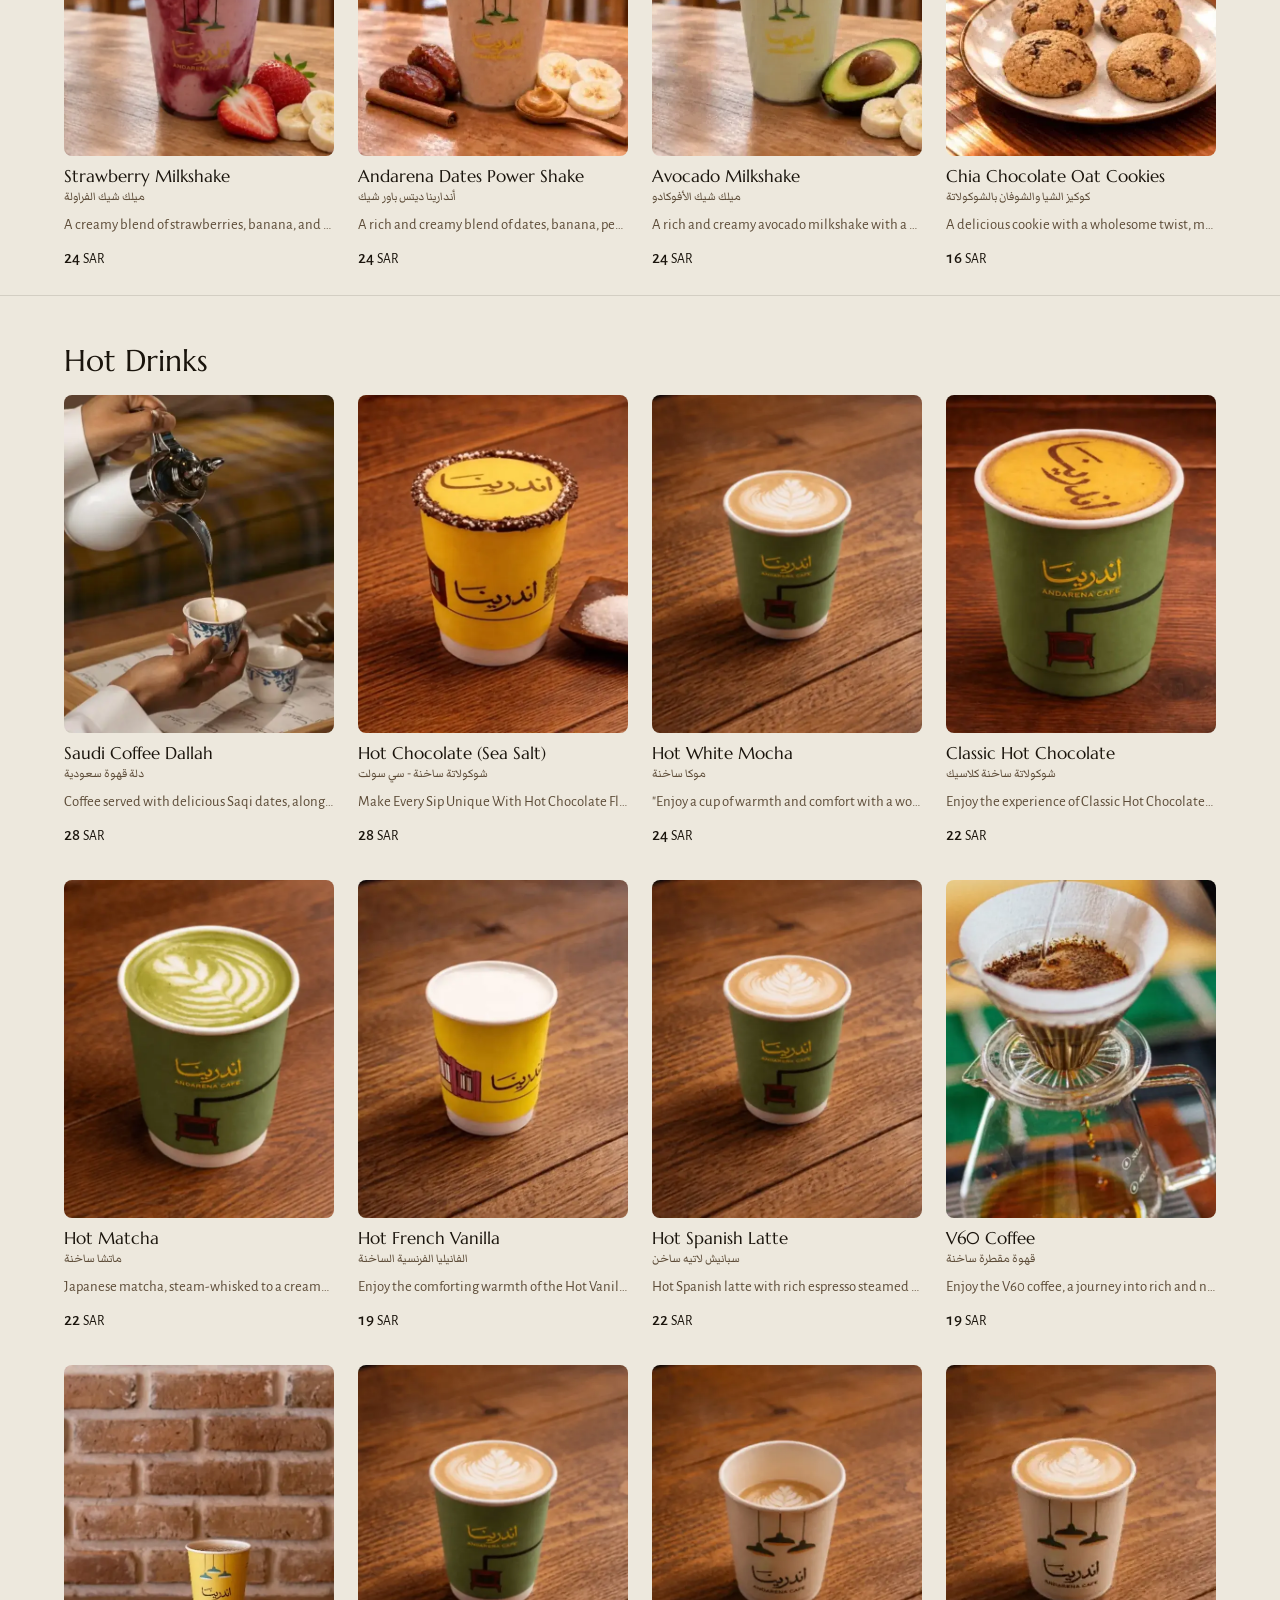
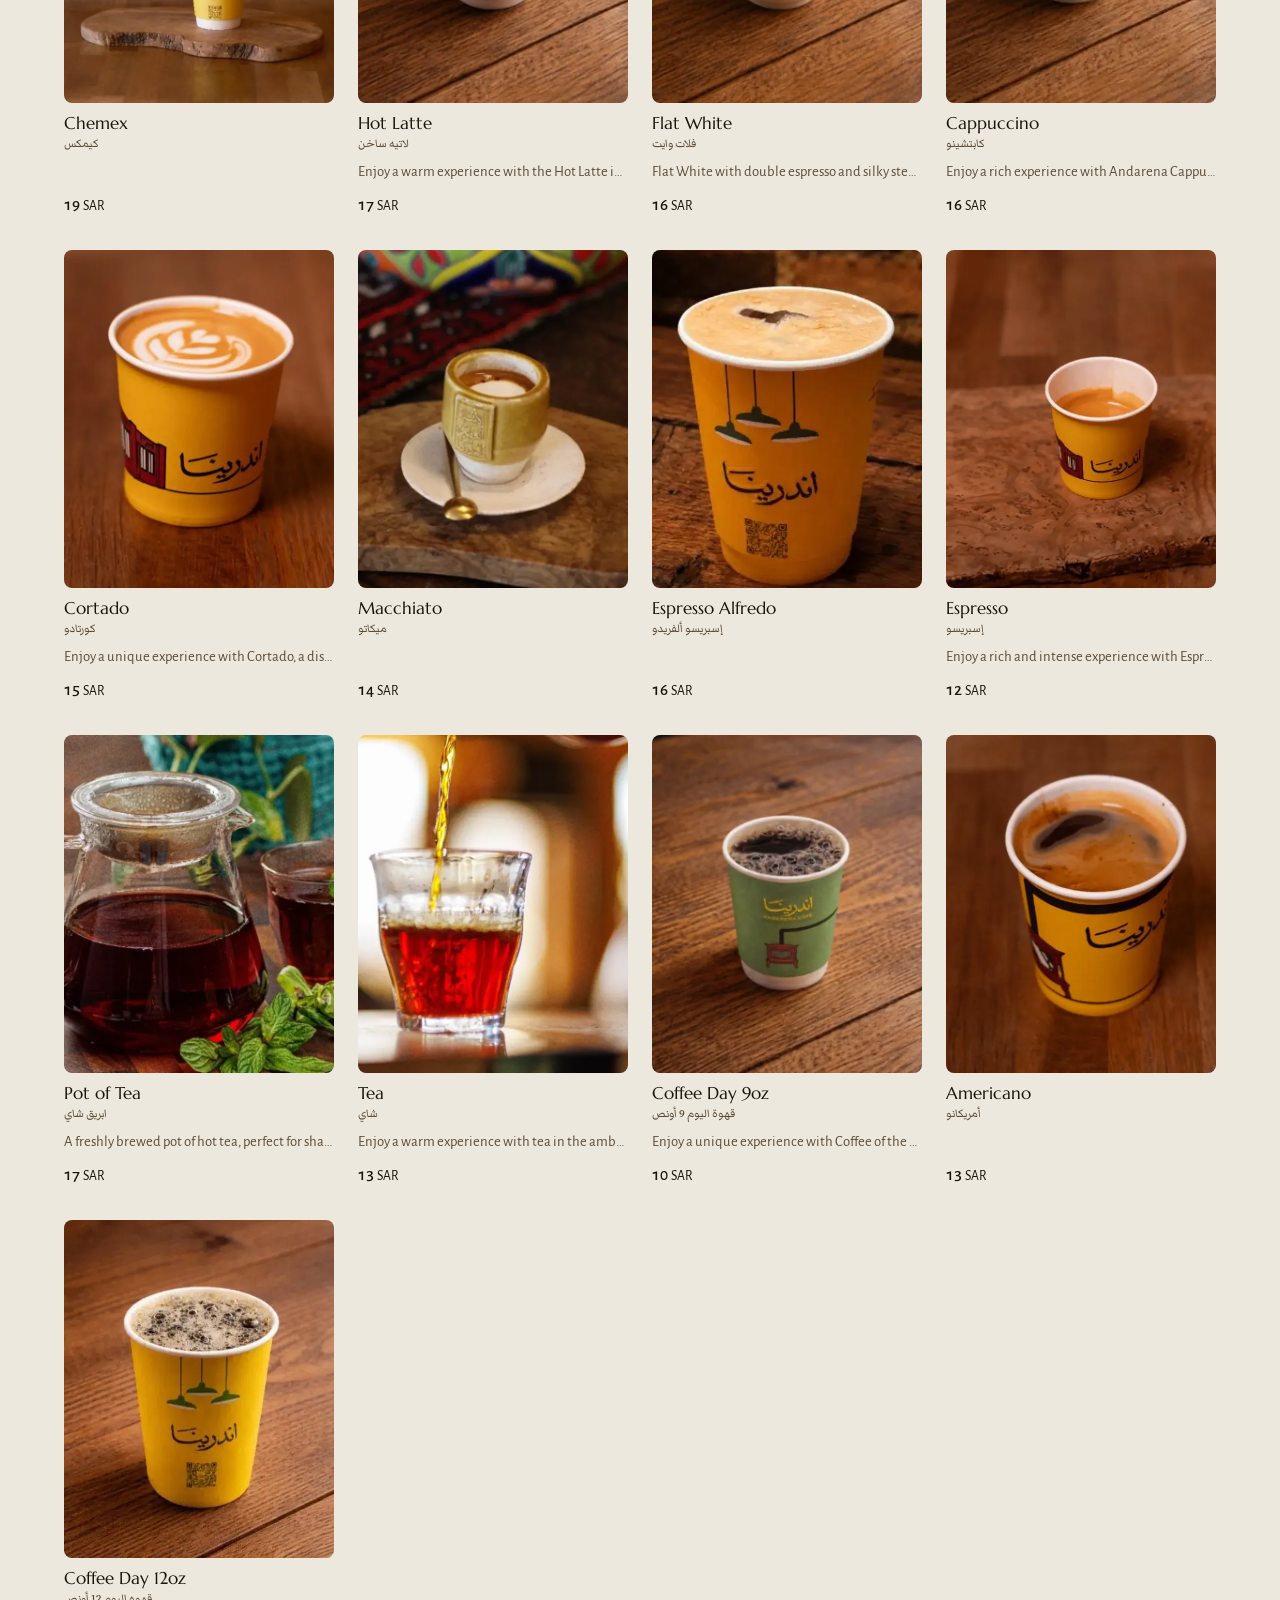
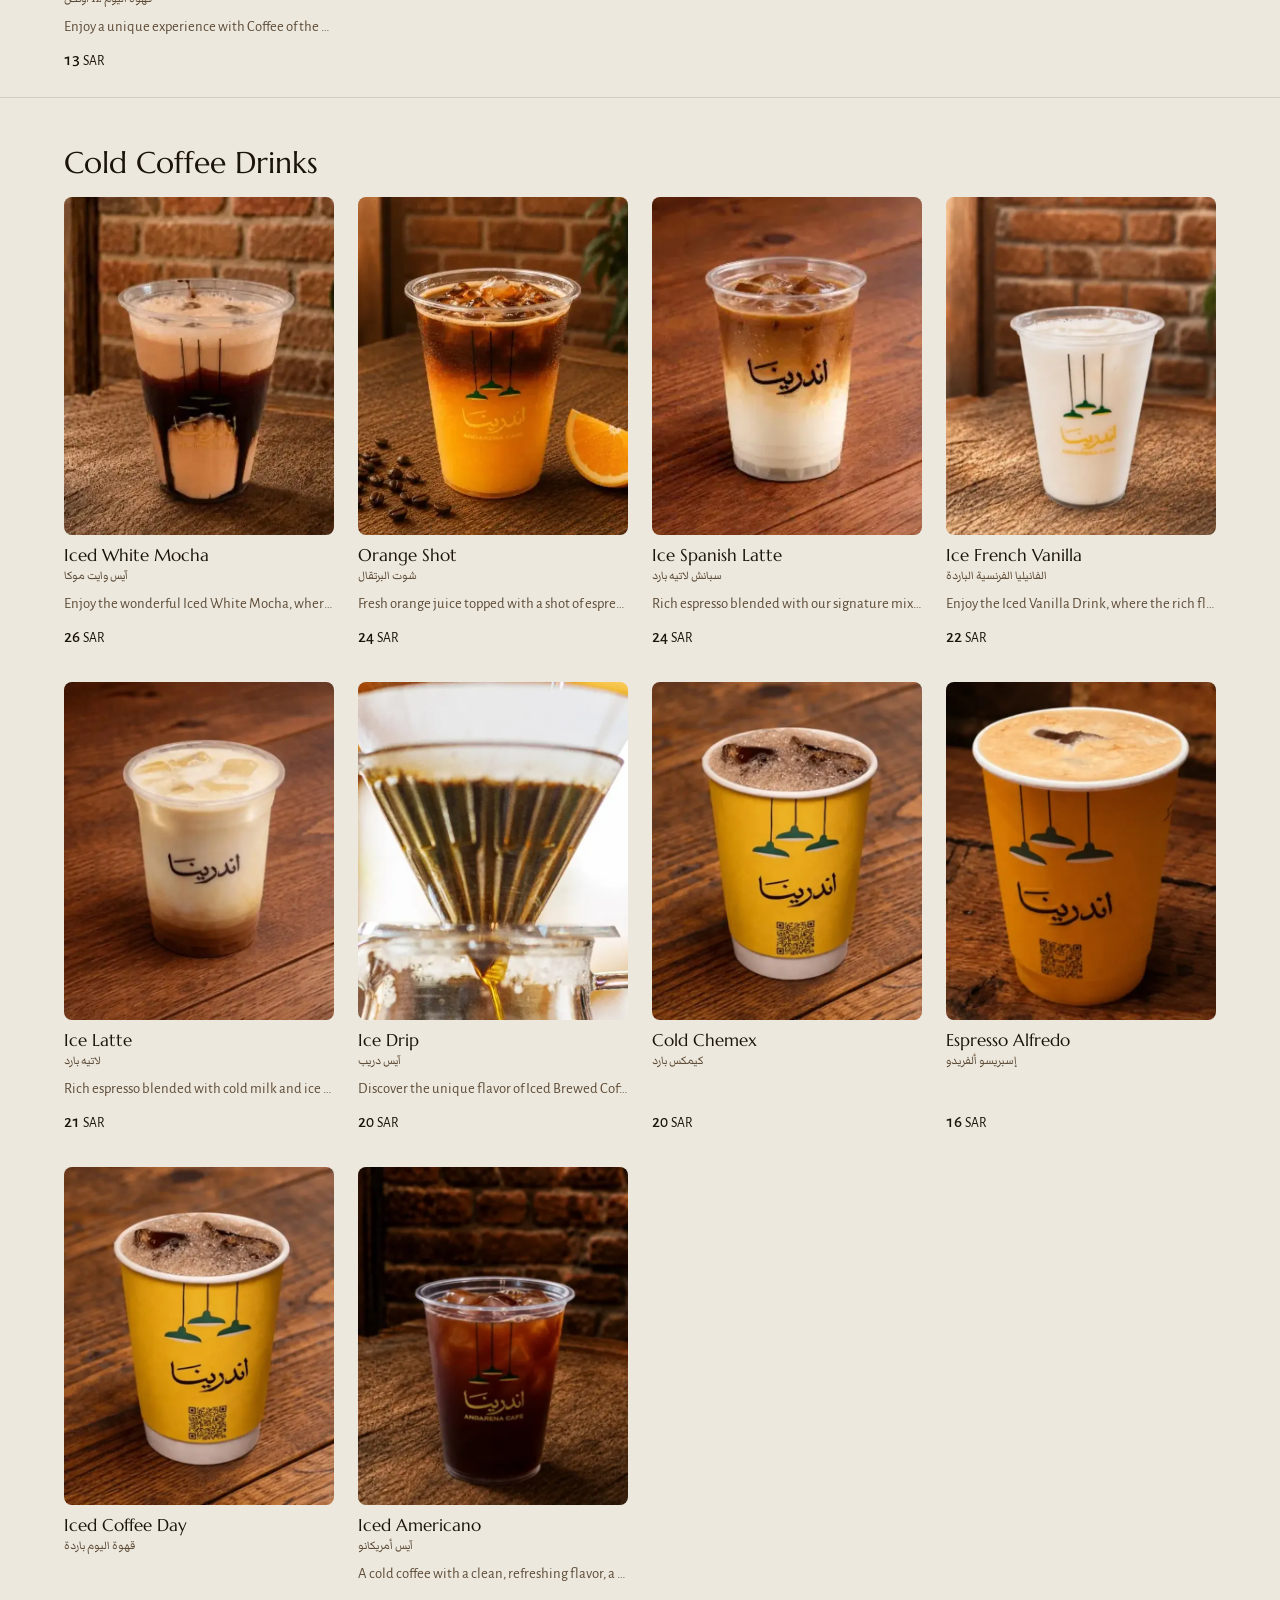
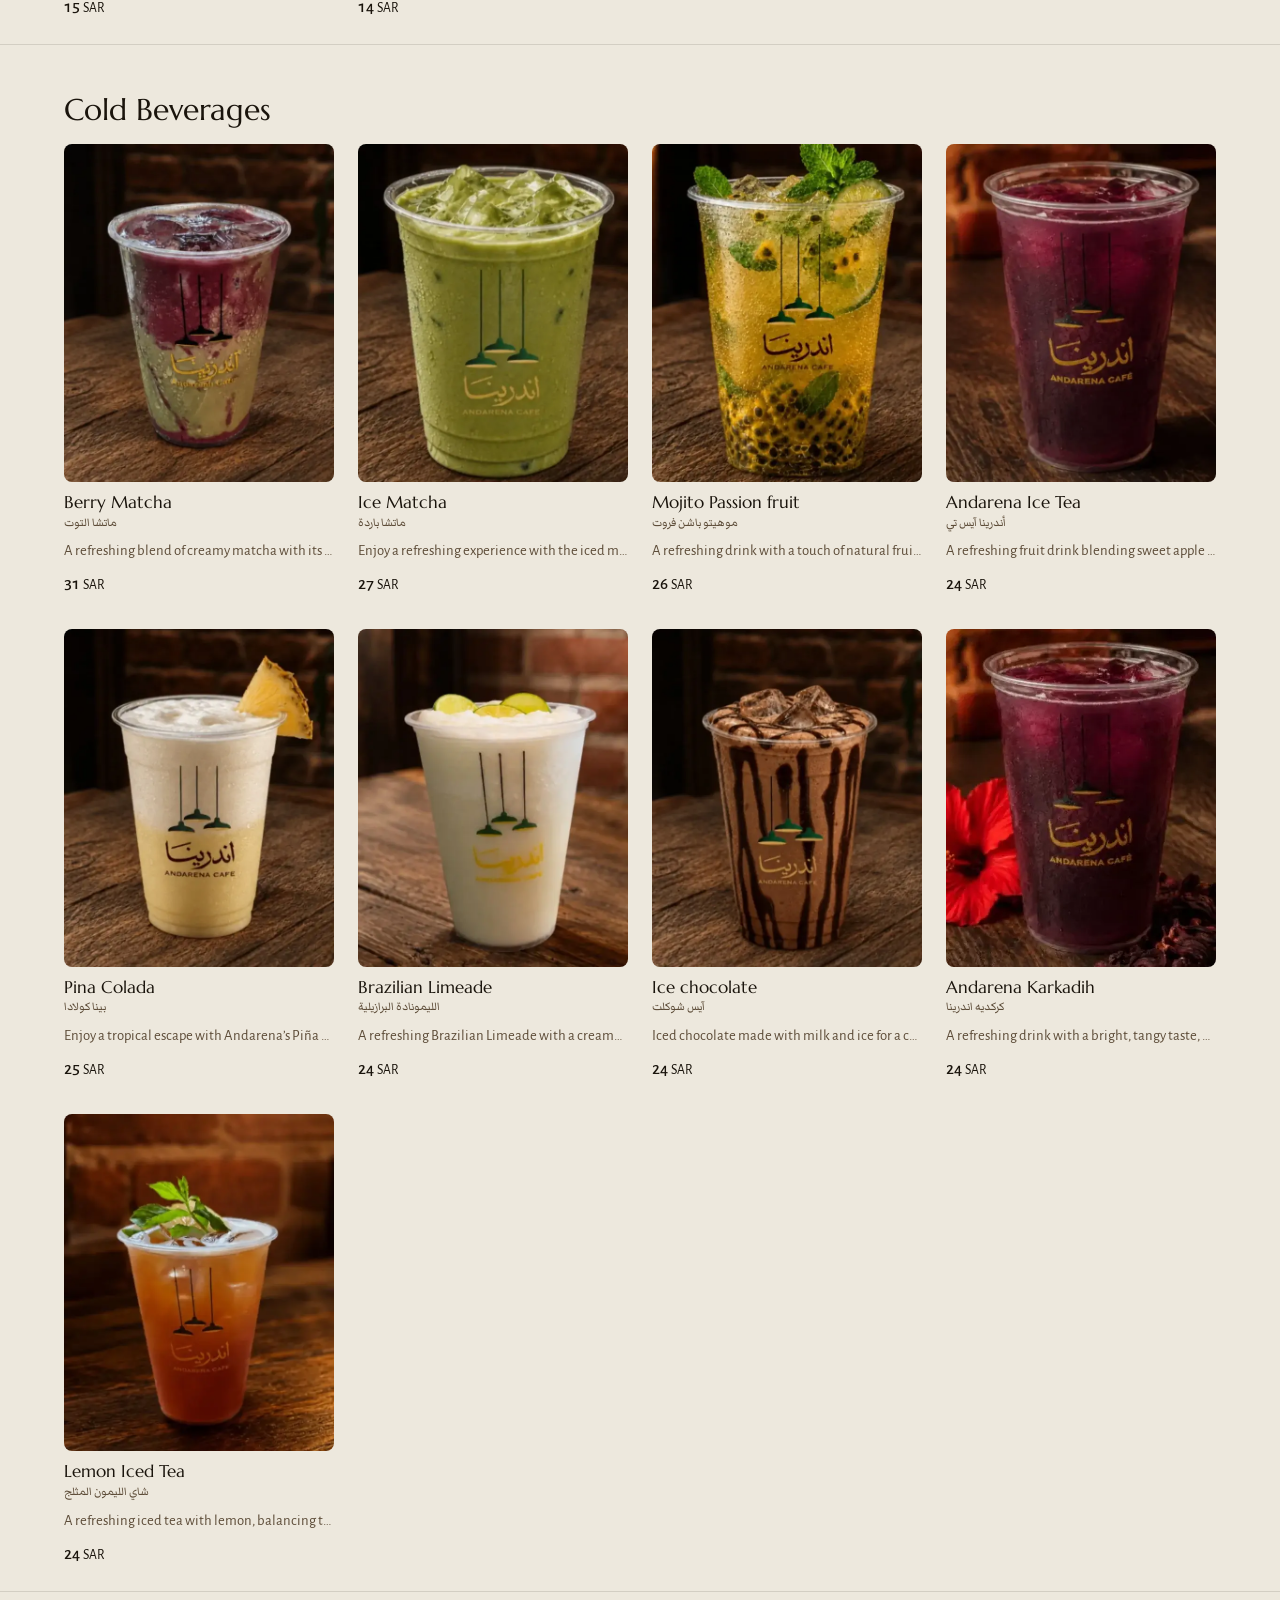
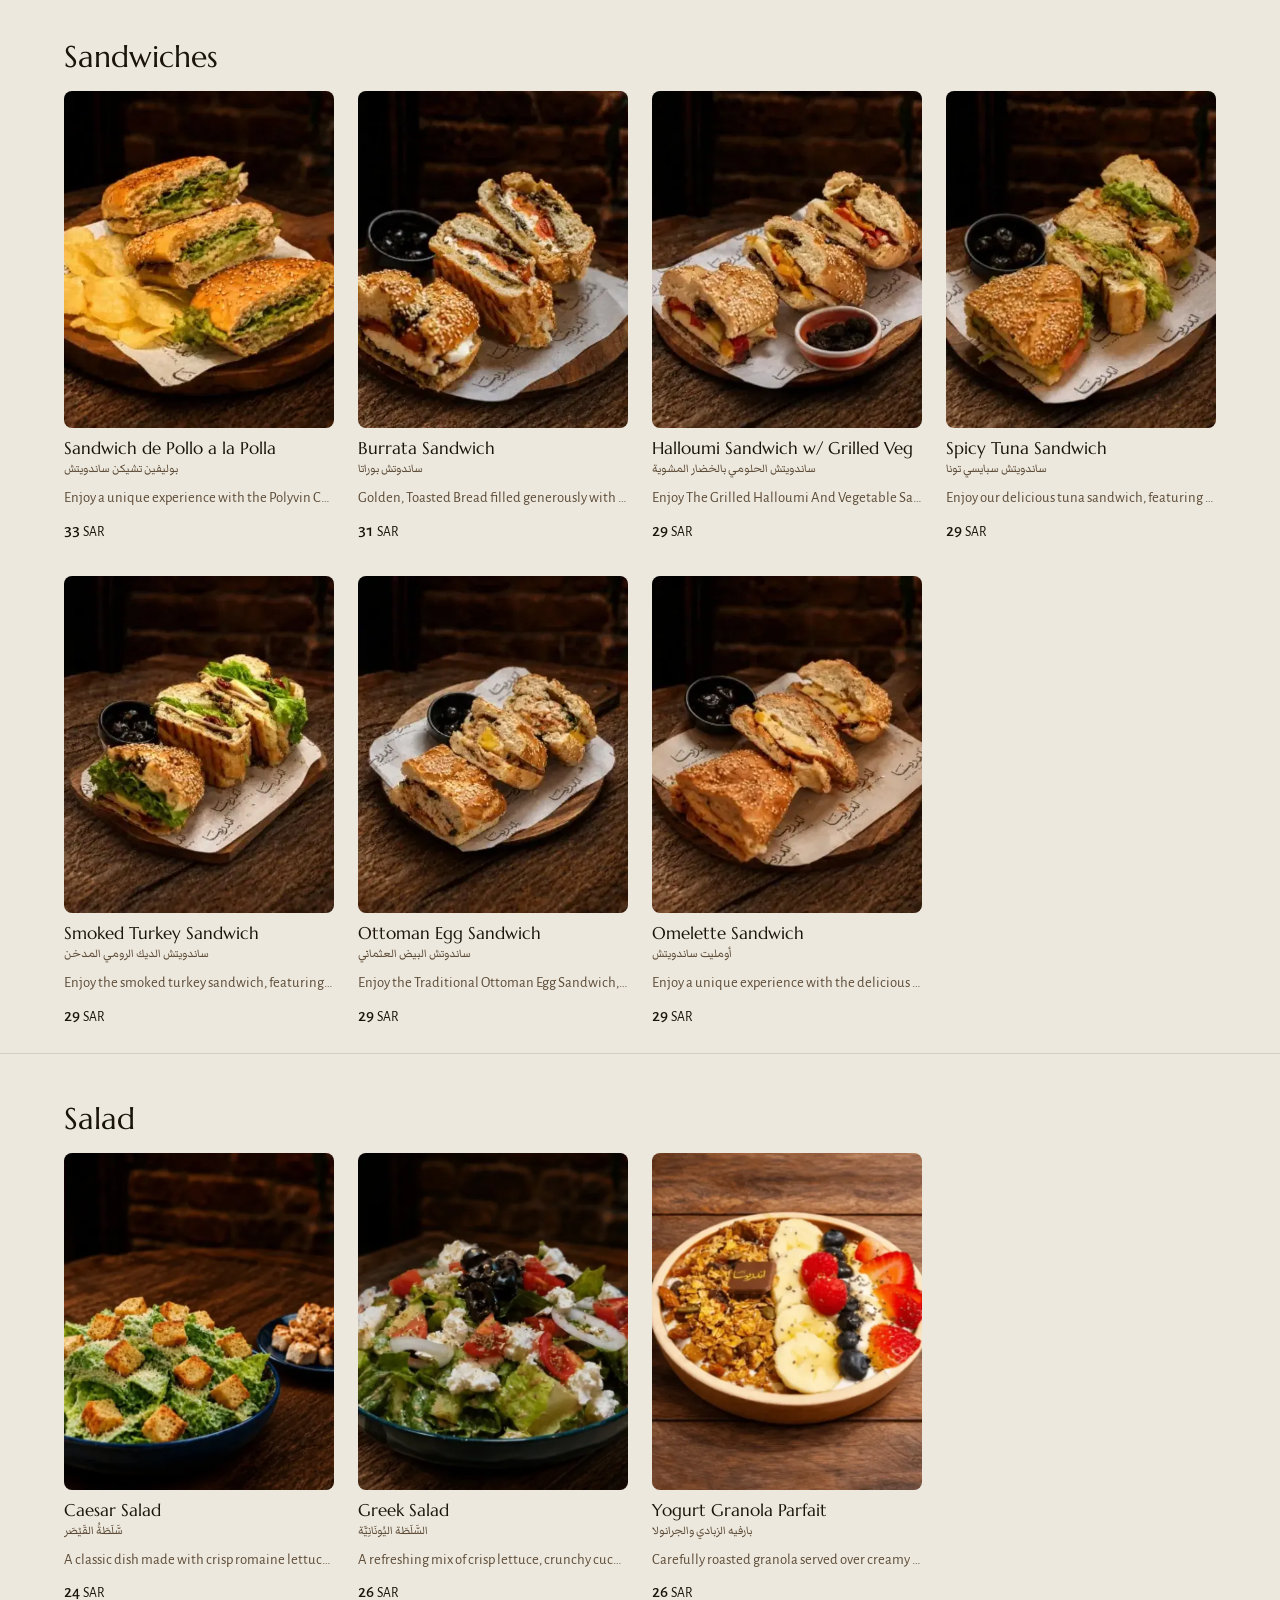
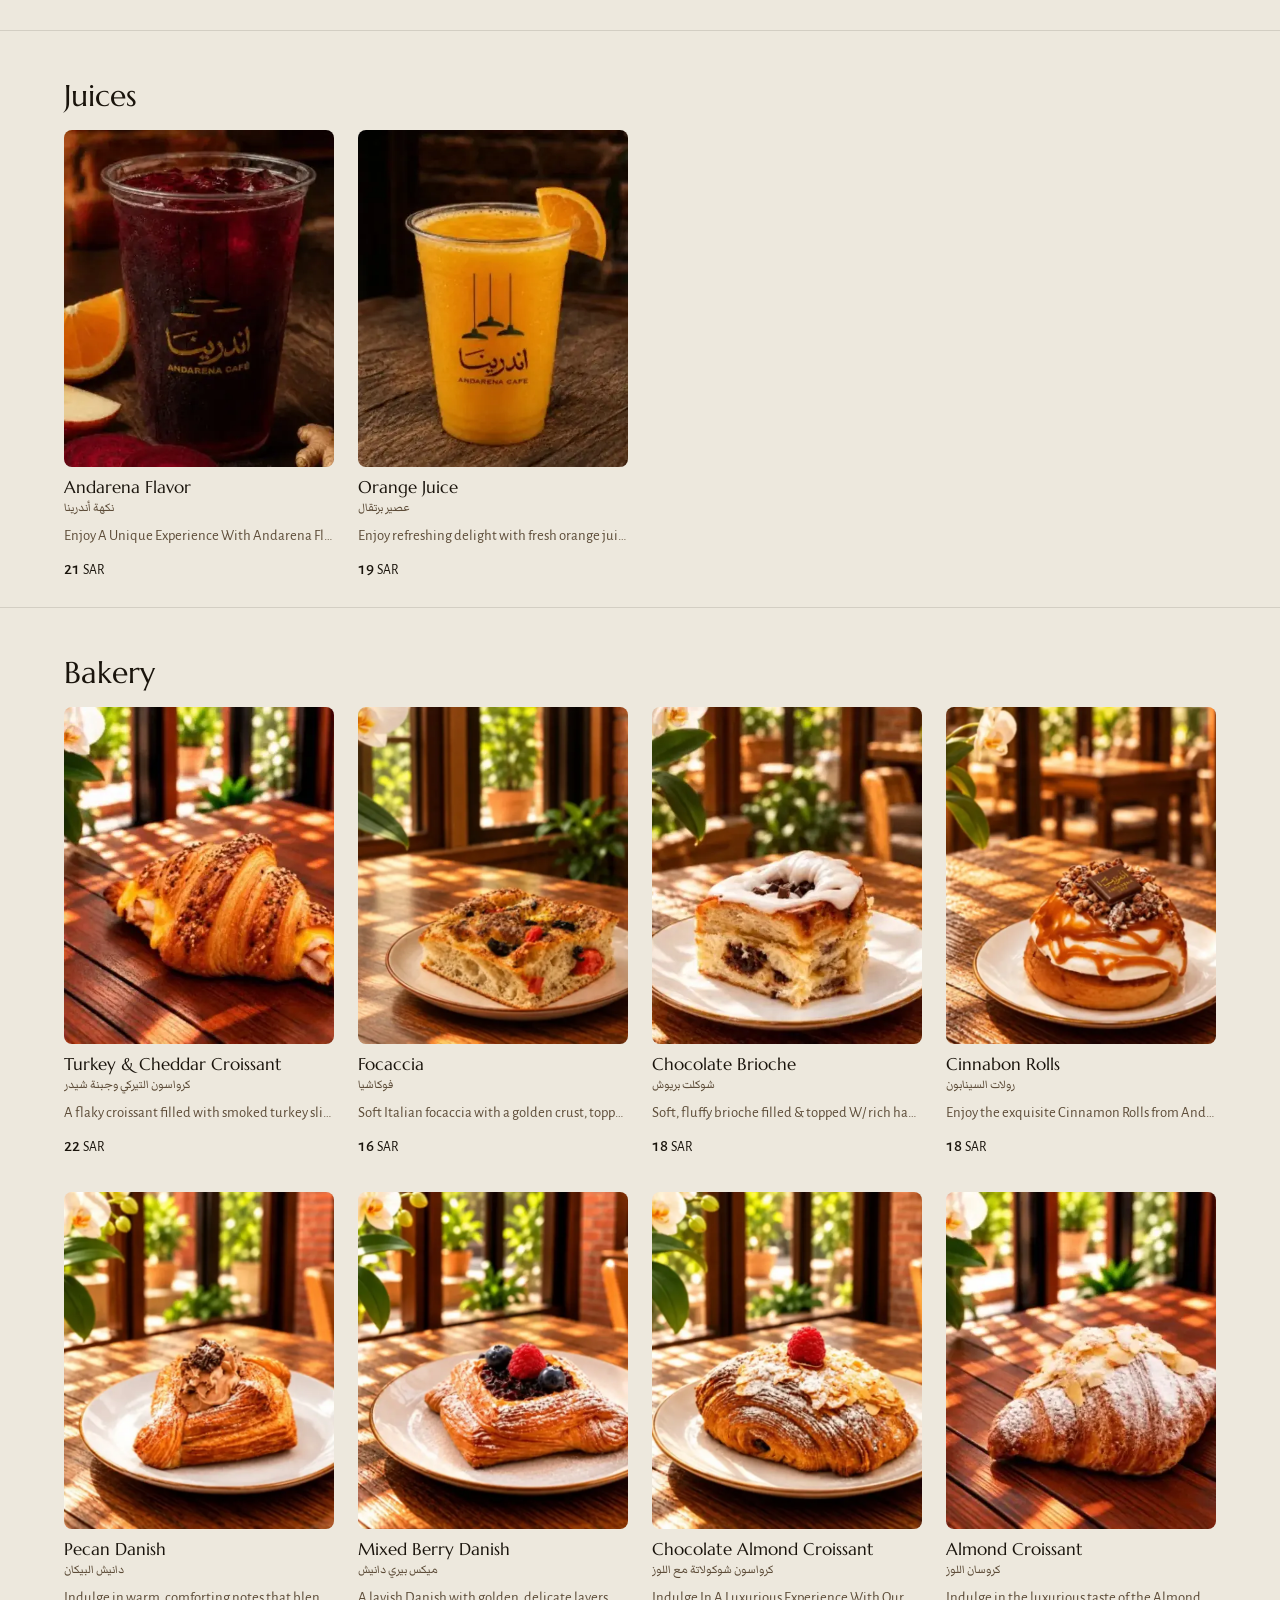
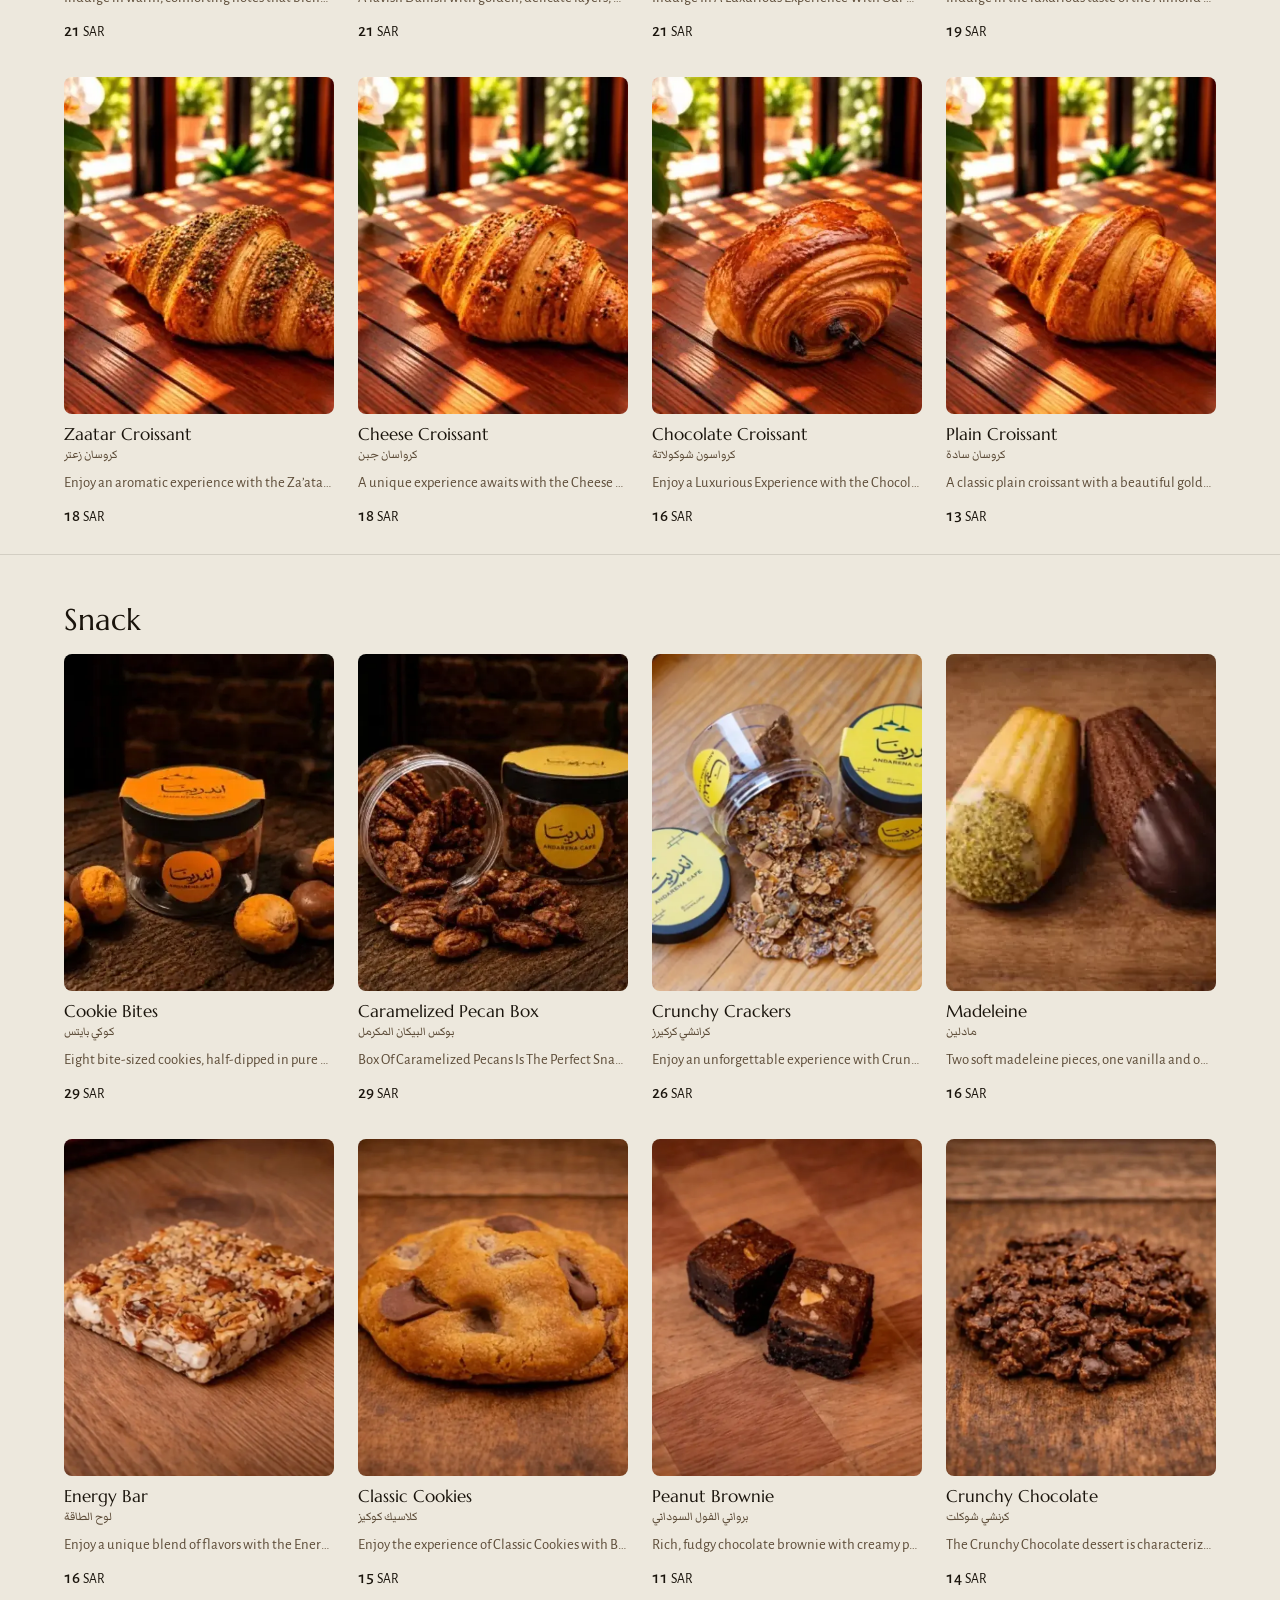
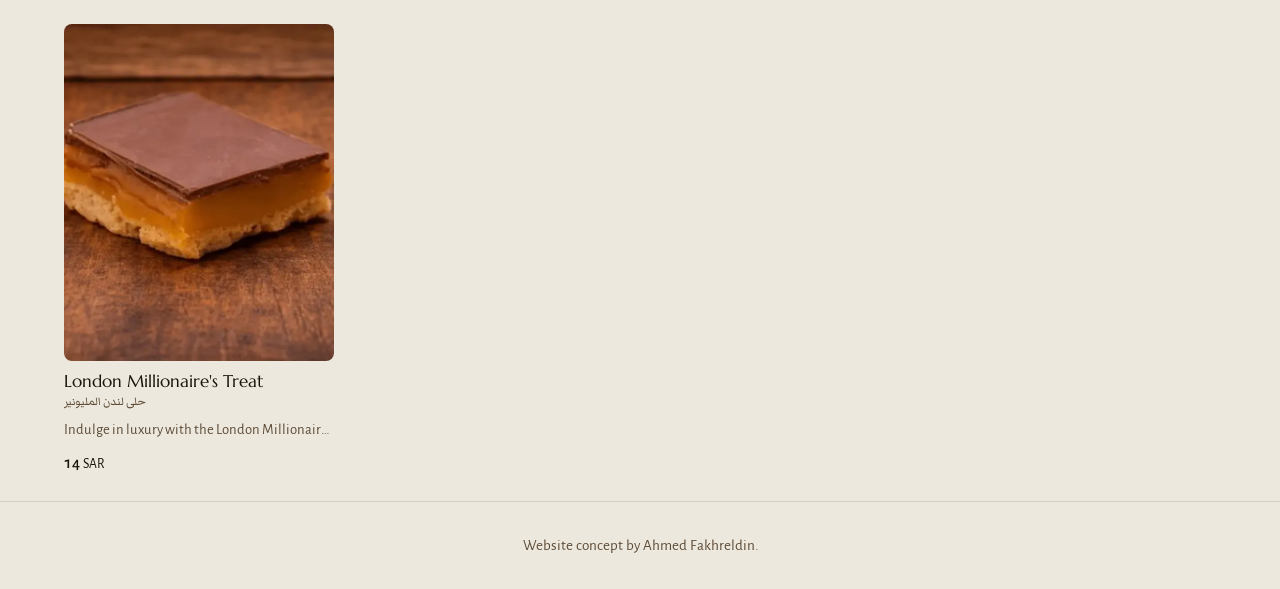
<file: menu.html>
<!doctype html>
<html lang="ar" dir="rtl">
<head>
<meta charset="utf-8">
<meta name="viewport" content="width=device-width,initial-scale=1,viewport-fit=cover">
<script>(function(){var d=document.documentElement,l;try{l=localStorage.getItem('andarena-lang')}catch(e){}
if(l!=='ar'&&l!=='en'){var n=(navigator.languages&&navigator.languages[0])||navigator.language||'';l=/^ar/i.test(n)?'ar':'en'}
d.lang=l;d.dir=l==='ar'?'rtl':'ltr';
var h=(new Date().getUTCHours()+3)%24;if(h>=18||h<6)d.classList.add('night');
}())</script>
<link rel="preload" as="font" type="font/woff2" href="fonts/markazi-text-400-700-arabic.woff2" crossorigin>
<link rel="preload" as="font" type="font/woff2" href="fonts/markazi-text-400-700-latin.woff2" crossorigin>
<link rel="preload" as="font" type="font/woff2" href="fonts/alegreya-sans-400-latin.woff2" crossorigin>
<link rel="preload" as="font" type="font/woff2" href="fonts/alegreya-sans-500-latin.woff2" crossorigin>
<link rel="preload" as="font" type="font/woff2" href="fonts/marcellus-400-latin.woff2" crossorigin>
<style>html.fl body{opacity:0}body{transition:opacity .25s ease}</style>
<script>(function(){var d=document.documentElement;d.classList.add('fl');var done=false;function go(){if(done)return;done=true;d.classList.remove('fl')}
setTimeout(go,1200);function ld(){try{var s='\u0627\u0646\u062f A0',f=["400 1em 'Markazi Text'","500 1em 'Markazi Text'","600 1em 'Markazi Text'","1em Marcellus","400 1em 'Alegreya Sans'","500 1em 'Alegreya Sans'"];
Promise.all(f.map(function(x){return document.fonts.load(x,s)})).then(go,go)}catch(e){go()}}
if(document.readyState==='loading')document.addEventListener('DOMContentLoaded',ld);else ld()}())</script>
<title>القائمة | مقهى اندرينا</title>
<meta name="description" content="قائمة مقهى اندرينا بالأسعار بالريال السعودي.">
<meta name="theme-color" content="#E8B317">
<meta property="og:type" content="website">
<meta property="og:title" content="القائمة | مقهى اندرينا | Andarena Café">
<meta property="og:description" content="قائمة مقهى اندرينا بالأسعار بالريال السعودي. The Andarena Café menu, with prices in Saudi riyals.">
<meta property="og:image" content="https://ahmedfakhr1.github.io/andarena-preview/img/og.jpg">
<meta name="twitter:card" content="summary_large_image">
<link rel="icon" type="image/png" sizes="32x32" href="img/favicon-32.png">
<link rel="icon" type="image/png" sizes="192x192" href="img/icon-192.png">
<link rel="apple-touch-icon" href="img/apple-touch-icon.png">
<link rel="stylesheet" href="fonts.css">
<link rel="stylesheet" href="site.css?v=4c0aaf86">
<script src="app.js?v=ef42d473" defer></script>
</head>
<body class="has-bar" data-title-ar="القائمة | مقهى اندرينا" data-title-en="Menu | Andarena Café" data-desc-ar="قائمة مقهى اندرينا بالأسعار بالريال السعودي." data-desc-en="The Andarena Café menu, with prices in Saudi riyals.">
<a class="skip" href="#main"><span class="t" data-l="ar" lang="ar">انتقل إلى المحتوى</span><span class="t" data-l="en" lang="en">Skip to content</span></a>
<header class="hdr"><div class="wrap in">
<a class="brand" href="index.html" data-aria-ar="اندرينا" data-aria-en="Andarena Cafe" aria-label="اندرينا"><img class="ink" src="img/wordmark-ink.webp" width="720" height="376" alt=""><img class="pl" src="img/wordmark-plaster.webp" width="720" height="376" alt=""></a>
<nav><a href="menu.html" aria-current="page"><span class="t" data-l="ar" lang="ar">القائمة</span><span class="t" data-l="en" lang="en">Menu</span></a><a class="opt" href="lunch-box.html"><span class="t" data-l="ar" lang="ar">لانش بوكس</span><span class="t" data-l="en" lang="en">Lunch Box</span></a></nav>
<button class="lang" id="lang" type="button" aria-label="Switch to English"><span class="t" data-l="ar" lang="en">EN</span><span class="t" data-l="en" lang="ar">ع</span></button>
</div></header>
<main id="main">
<div class="wrap mh"><div class="top"><svg class="lamps " viewBox="0 0 300 150" aria-hidden="true" focusable="false"><g class="lamp"><path class="cord" pathLength="1" d="M90 0V84"/><g class="hd"><path class="beam" d="M75 97H105L114 141H66Z"/><path class="shade" d="M75 97C78 88 84 84 90 84C96 84 102 88 105 97Z"/><circle class="bulb" cx="90" cy="101" r="4.5"/></g></g><g class="lamp"><path class="cord" pathLength="1" d="M150 0V36"/><g class="hd"><path class="beam" d="M135 49H165L174 93H126Z"/><path class="shade" d="M135 49C138 40 144 36 150 36C156 36 162 40 165 49Z"/><circle class="bulb" cx="150" cy="53" r="4.5"/></g></g><g class="lamp"><path class="cord" pathLength="1" d="M210 0V58"/><g class="hd"><path class="beam" d="M195 71H225L234 115H186Z"/><path class="shade" d="M195 71C198 62 204 58 210 58C216 58 222 62 225 71Z"/><circle class="bulb" cx="210" cy="75" r="4.5"/></g></g></svg><p class="status st" data-status aria-live="polite"><span class="t" data-l="ar" lang="ar"></span><span class="t" data-l="en" lang="en"></span></p>
<div class="acts"><a class="btn p" href="tel:+966501264631"><svg class="ico" viewBox="0 0 24 24" aria-hidden="true" focusable="false"><path d="M5 4h4l2 5l-2.5 1.5a11 11 0 0 0 5 5l1.5 -2.5l5 2v4a2 2 0 0 1 -2 2a16 16 0 0 1 -15 -15a2 2 0 0 1 2 -2"/></svg><span class="t" data-l="ar" lang="ar">اتصل</span><span class="t" data-l="en" lang="en">Call</span></a><a class="btn s" href="https://maps.app.goo.gl/C5zi3XLMhWzBRiQe8" target="_blank" rel="noopener"><svg class="ico" viewBox="0 0 24 24" aria-hidden="true" focusable="false"><circle cx="12" cy="11" r="3"/><path d="M17.657 16.657l-4.243 4.243a2 2 0 0 1 -2.827 0l-4.244 -4.243a8 8 0 1 1 11.314 0z"/></svg><span class="t" data-l="ar" lang="ar">الاتجاهات</span><span class="t" data-l="en" lang="en">Directions</span></a></div></div>
<h1><span class="t" data-l="ar" lang="ar">القائمة</span><span class="t" data-l="en" lang="en">Menu</span></h1></div>
<nav class="chips" aria-label="الأقسام" data-aria-ar="الأقسام" data-aria-en="Categories"><div class="scroll"><a class="chip" href="#cake" data-cat="cake"><span class="t" data-l="ar" lang="ar">كيك</span><span class="t" data-l="en" lang="en">Cake</span></a><a class="chip" href="#desserts" data-cat="desserts"><span class="t" data-l="ar" lang="ar">الحلويات</span><span class="t" data-l="en" lang="en">Desserts</span></a><a class="chip" href="#protein" data-cat="protein"><span class="t" data-l="ar" lang="ar">بروتين</span><span class="t" data-l="en" lang="en">Protein</span></a><a class="chip" href="#hot-drinks" data-cat="hot-drinks"><span class="t" data-l="ar" lang="ar">المشروبات الساخنة</span><span class="t" data-l="en" lang="en">Hot Drinks</span></a><a class="chip" href="#cold-coffee-drinks" data-cat="cold-coffee-drinks"><span class="t" data-l="ar" lang="ar">مشروبات القهوة الباردة</span><span class="t" data-l="en" lang="en">Cold Coffee Drinks</span></a><a class="chip" href="#cold-beverages" data-cat="cold-beverages"><span class="t" data-l="ar" lang="ar">المشروبات الباردة</span><span class="t" data-l="en" lang="en">Cold Beverages</span></a><a class="chip" href="#sandwiches" data-cat="sandwiches"><span class="t" data-l="ar" lang="ar">ساندويتشات</span><span class="t" data-l="en" lang="en">Sandwiches</span></a><a class="chip" href="#salad" data-cat="salad"><span class="t" data-l="ar" lang="ar">سَّلَطَة</span><span class="t" data-l="en" lang="en">Salad</span></a><a class="chip" href="#juices" data-cat="juices"><span class="t" data-l="ar" lang="ar">عصيرات</span><span class="t" data-l="en" lang="en">Juices</span></a><a class="chip" href="#bakery" data-cat="bakery"><span class="t" data-l="ar" lang="ar">مخبوزات</span><span class="t" data-l="en" lang="en">Bakery</span></a><a class="chip" href="#snack" data-cat="snack"><span class="t" data-l="ar" lang="ar">سناك</span><span class="t" data-l="en" lang="en">Snack</span></a></div></nav>
<section class="cat" id="cake" aria-labelledby="h-cake"><div class="wrap"><h2 id="h-cake"><span class="t" data-l="ar" lang="ar">كيك</span><span class="t" data-l="en" lang="en">Cake</span></h2><div class="cards"><article class="card" id="m-01-01"><div class="ph-r"><img src="img/menu/01-01-lunch-box.webp" width="576" height="720" decoding="async" alt=""></div><h3 class="nm"><a href="lunch-box.html"><span class="t" data-l="ar" lang="ar">لانش بوكس</span><span class="t" data-l="en" lang="en">Lunch Box</span><span class="sub" lang="ar">لانش بوكس</span></a></h3><button class="dsc" type="button" aria-expanded="false"><span class="t" data-l="ar" lang="ar">كيكة صغيرة أنيقة بحشوة التوت، مغطاة بالكريمة وعجينة السكر، مثالية للهدايا والمناسبات الصغيرة مع إمكانية تخصيص العبارة حسب المناسبة.</span><span class="t" data-l="en" lang="en">An elegant small cake with berry filling, covered with cream and fondant. Perfect for gifts and small occasions, with the option to customize the message based on the occasion.</span></button><p class="pr-w"><span class="pr"><span class="n">95</span> <small><span class="t" data-l="ar" lang="ar">ر.س</span><span class="t" data-l="en" lang="en">SAR</span></small></span></p></article><article class="card" id="m-01-02"><div class="ph-r"><img src="img/menu/01-02-mini-lunch-box.webp" width="576" height="720" decoding="async" alt=""></div><h3 class="nm"><a href="lunch-box.html"><span class="t" data-l="ar" lang="ar">ميني لانش بوكس</span><span class="t" data-l="en" lang="en">Mini Lunch Box</span><span class="sub" lang="ar">ميني لانش بوكس</span></a></h3><button class="dsc" type="button" aria-expanded="false"><span class="t" data-l="ar" lang="ar">طبقات من كيكة الفانيلا محشوة بالتوت والكريمة، تتزين برسالة حسب الطلب لتناسب أي مناسبة، نجاح، تهنئة، أو مفاجأة بسيطة! تأتي مع نجوم الليل المضيئة لإضافة لمسة ساحرة لكل احتفالية. ✨ السعر للوحدة فقط</span><span class="t" data-l="en" lang="en">Layers of vanilla cake filled with berries and cream, topped with a personalized message of your choice, perfect for graduations, congratulations, or sweet little surprises! Comes with glow-in-the-dark stars to add a magical touch to any celebration. ✨ Price is per piece only</span></button><p class="pr-w"><span class="pr"><span class="n">35</span> <small><span class="t" data-l="ar" lang="ar">ر.س</span><span class="t" data-l="en" lang="en">SAR</span></small></span></p></article></div></div></section><section class="cat" id="desserts" aria-labelledby="h-desserts"><div class="wrap"><h2 id="h-desserts"><span class="t" data-l="ar" lang="ar">الحلويات</span><span class="t" data-l="en" lang="en">Desserts</span></h2><div class="cards"><article class="card" id="m-02-01"><div class="ph-r"><img src="img/menu/02-01-madrid-cheesecake.webp" width="391" height="489" decoding="async" alt=""></div><h3 class="nm"><span class="t" data-l="ar" lang="ar">مدريد تشيز كيك</span><span class="t" data-l="en" lang="en">Madrid Cheesecake</span><span class="sub" lang="ar">مدريد تشيز كيك</span></h3><button class="dsc" type="button" aria-expanded="false"><span class="t" data-l="ar" lang="ar">استمتع بتجربة فريدة مع تشيز كيك مدريد في مقهى أندرينا، حيث يندمج طعم الفانيليا الغني مع قوام كريمي ناعم فوق طبقة مقرمشة من البسكويت. تُحضّر من مكونات عالية الجودة وتُقدّم مع صوص شوكولاتة بلجيكية فاخر، لتمنحك توازنًا مثاليًا بين النكهة والقوام. خيار مثالي لعشاق الحلويات الفاخرة، تتناغم بسلاسة مع أجواء أندرينا الدافئة، لحظة لذيذة لا تُنسى!</span><span class="t" data-l="en" lang="en">Enjoy a unique experience with the Madrid Cheesecake at Andarena Café, where rich vanilla blends with creamy texture over a crunchy biscuit base. Made with high-quality ingredients and topped with Belgian chocolate sauce, it offers a perfect balance of flavor and texture. Ideal for dessert lovers, this luxurious cake pairs beautifully with the cozy ambiance of Andarena, a delicious moment you won’t forget!</span></button><p class="pr-w"><span class="pr"><span class="n">33</span> <small><span class="t" data-l="ar" lang="ar">ر.س</span><span class="t" data-l="en" lang="en">SAR</span></small></span></p></article><article class="card" id="m-02-02"><div class="ph-r"><img src="img/menu/02-02-pecan-cheesecake.webp" width="391" height="489" decoding="async" alt=""></div><h3 class="nm"><span class="t" data-l="ar" lang="ar">بيكان تشيز كيك</span><span class="t" data-l="en" lang="en">Pecan Cheesecake</span><span class="sub" lang="ar">بيكان تشيز كيك</span></h3><button class="dsc" type="button" aria-expanded="false"><span class="t" data-l="ar" lang="ar">تشيز كيك البيكان الكريمي مع قرمشة البيكان وصوص الكراميل، مزيج متوازن بين النعومة والغنى بطعم يكمّل قهوتك بكل أناقة.</span><span class="t" data-l="en" lang="en">Creamy pecan cheesecake with a delightful pecan crunch, topped with rich caramel sauce perfectly balanced in texture and flavor, and an elegant pairing with your coffee</span></button><p class="pr-w"><span class="pr"><span class="n">33</span> <small><span class="t" data-l="ar" lang="ar">ر.س</span><span class="t" data-l="en" lang="en">SAR</span></small></span></p></article><article class="card" id="m-02-03"><div class="ph-r"><img src="img/menu/02-03-london-cake.webp" width="391" height="489" decoding="async" alt=""></div><h3 class="nm"><span class="t" data-l="ar" lang="ar">لندن كيك</span><span class="t" data-l="en" lang="en">London Cake</span><span class="sub" lang="ar">لندن كيك</span></h3><button class="dsc" type="button" aria-expanded="false"><span class="t" data-l="ar" lang="ar">سبونج شوكولاتة رطب مع جاناش مخملي وكراميل ذهبي… تُقدّم مع صوص الشوكولاتة البلجيكية لمحبي الطعم الغني.</span><span class="t" data-l="en" lang="en">Moist chocolate sponge layered with silky chocolate ganache and golden caramel, served with Belgian chocolate sauce.</span></button><p class="pr-w"><span class="pr"><span class="n">29</span> <small><span class="t" data-l="ar" lang="ar">ر.س</span><span class="t" data-l="en" lang="en">SAR</span></small></span></p></article><article class="card" id="m-02-04"><div class="ph-r"><img src="img/menu/02-04-mixed-berry-cheesecake.webp" width="421" height="526" decoding="async" alt=""></div><h3 class="nm"><span class="t" data-l="ar" lang="ar">تشيز كيك التوت البري</span><span class="t" data-l="en" lang="en">Mixed Berry Cheesecake</span><span class="sub" lang="ar">تشيز كيك التوت البري</span></h3><button class="dsc" type="button" aria-expanded="false"><span class="t" data-l="ar" lang="ar">تشيز كيك توت بري بكريمة جبن غنية ونكهة توت حامض منعشة على قاعدة بسكويت مقرمشة، ومزيّنة بصوص توت بري يوازن الحلاوة .</span><span class="t" data-l="en" lang="en">Cranberry cheesecake with rich cream cheese and a bright tangy cranberry flavor on a crunchy biscuit base topped with cranberry sauce for a balanced sweetness</span></button><p class="pr-w"><span class="pr"><span class="n">29</span> <small><span class="t" data-l="ar" lang="ar">ر.س</span><span class="t" data-l="en" lang="en">SAR</span></small></span></p></article><article class="card" id="m-02-05"><div class="ph-r"><img src="img/menu/02-05-dolce-cake.webp" width="399" height="499" decoding="async" alt=""></div><h3 class="nm"><span class="t" data-l="ar" lang="ar">دولشي كيك</span><span class="t" data-l="en" lang="en">Dolce Cake</span><span class="sub" lang="ar">دولشي كيك</span></h3><button class="dsc" type="button" aria-expanded="false"><span class="t" data-l="ar" lang="ar">طبقات من كيك الشوكولاتة مع كريم تشيز ناعم وكراميل غني، مغطّاة ببرش الشوكولاتة البلجيكية.</span><span class="t" data-l="en" lang="en">Layers of chocolate-flavored cake with cream cheese and caramel, topped with Belgian chocolate shavings.</span></button><p class="pr-w"><span class="pr"><span class="n">29</span> <small><span class="t" data-l="ar" lang="ar">ر.س</span><span class="t" data-l="en" lang="en">SAR</span></small></span></p></article><article class="card" id="m-02-06"><div class="ph-r"><img src="img/menu/02-06-andarena-pudding.webp" width="391" height="489" decoding="async" alt=""></div><h3 class="nm"><span class="t" data-l="ar" lang="ar">اندرينا بودينج</span><span class="t" data-l="en" lang="en">Andarena Pudding</span><span class="sub" lang="ar">اندرينا بودينج</span></h3><button class="dsc" type="button" aria-expanded="false"><span class="t" data-l="ar" lang="ar">قطع كيكة شوكولاتة مع كوكيز وقطع كرانشي مقرمشة، تُزيَّن وتُغطّى بصوص الشوكولاتة البلجيكية الغني.</span><span class="t" data-l="en" lang="en">Chocolate cake pieces and cookies topped with crunchy bits, finished with rich Belgian chocolate drizzle.</span></button><p class="pr-w"><span class="pr"><span class="n">28</span> <small><span class="t" data-l="ar" lang="ar">ر.س</span><span class="t" data-l="en" lang="en">SAR</span></small></span></p></article><article class="card" id="m-02-07"><div class="ph-r"><img src="img/menu/02-07-carrot-cake.webp" width="391" height="489" decoding="async" alt=""></div><h3 class="nm"><span class="t" data-l="ar" lang="ar">كيكة الجزر</span><span class="t" data-l="en" lang="en">Carrot Cake</span><span class="sub" lang="ar">كيكة الجزر</span></h3><button class="dsc" type="button" aria-expanded="false"><span class="t" data-l="ar" lang="ar">استمتع بتجربة أصيلة مع كيكة الجزر في مقهى أندرينا، حيث يلتقي الجزر المبشور بلمسة قرفة متوازنة مع زبيب ممتلئ وجوز مُحمّص يمنح قضماتٍ محبّبة. نُحضّرها من مكوّنات عالية الجودة وتُغطّى بطبقة كريم تشيز ناعمة تكمّل النكهة بتقديمٍ أنيق، خيار مثالي مع قهوتك أو كوب شاي في أي وقت.</span><span class="t" data-l="en" lang="en">Enjoy an authentic experience with Carrot Cake at Andarena Café, a moist, flavorful slice where grated carrots blend with warm cinnamon, sweet raisins, and crunchy toasted walnuts. Topped with a silky cream cheese frosting and crafted with high-quality ingredients, it’s the perfect companion to your coffee or tea, any time of day.</span></button><p class="pr-w"><span class="pr"><span class="n">29</span> <small><span class="t" data-l="ar" lang="ar">ر.س</span><span class="t" data-l="en" lang="en">SAR</span></small></span></p></article><article class="card" id="m-02-08"><div class="ph-r"><img src="img/menu/02-08-coconut-cake.webp" width="574" height="718" decoding="async" alt=""></div><h3 class="nm"><span class="t" data-l="ar" lang="ar">كوكينت كيك</span><span class="t" data-l="en" lang="en">Coconut Cake</span><span class="sub" lang="ar">كوكينت كيك</span></h3><button class="dsc" type="button" aria-expanded="false"><span class="t" data-l="ar" lang="ar">كوكينت كيك توازن مثالي بين الغنى والانتعاش طبقات من كيك الرد فلفت المخملي المحشو بصوص التوت المنعش، مغطى بطبقة كريمية من الكريم تشيز، ومزين برشة جوز الهند لإضافة لمسة استوائية فريدة.</span><span class="t" data-l="en" lang="en">Coconut Cake a perfect balance of richness and freshness. Layers of velvety red velvet cake filled with refreshing berry sauce, topped with a creamy layer of cream cheese, and finished with a sprinkle of coconut for a unique tropical touch.</span></button><p class="pr-w"><span class="pr"><span class="n">29</span> <small><span class="t" data-l="ar" lang="ar">ر.س</span><span class="t" data-l="en" lang="en">SAR</span></small></span></p></article><article class="card" id="m-02-09"><div class="ph-r"><img src="img/menu/02-09-mango-cake.webp" width="399" height="499" decoding="async" alt=""></div><h3 class="nm"><span class="t" data-l="ar" lang="ar">كيكة المانجو</span><span class="t" data-l="en" lang="en">Mango Cake</span><span class="sub" lang="ar">كيكة المانجو</span></h3><button class="dsc" type="button" aria-expanded="false"><span class="t" data-l="ar" lang="ar">استجربة لذيذة مع كيكة المانجو الفاخرة، حيث تلتقي النكهات الاستوائية في تصفيفة رائعة! تتميز هذه الكيكة بخفتها وقوامها الرطب، مع طبقات مدهشة من كريم المانجو الغني الذي يضفي شعورًا بالانتعاش في كل قضمة. تُزين الكيكة بالفواكه الطازجة وشرائح المانجو، مما يضيف لمسة من الجمال والنكهة الطبيعية. تعتبر كيكة المانجو خيارًا مثاليًا للحفلات والمناسبات الخاصة، أو حتى كعلاج لنفسك في أي وقت. دلّل نفسك بلحظة من المتعة والاستمتاع مع هذه الكعكة الاستوائية التي ستأسر حواسك!</span><span class="t" data-l="en" lang="en">Experience the deliciousness of our exquisite Mango Cake, where tropical flavors shine in every bite! With its light, moist texture and layers of rich mango cream, this cake offers a refreshing, fruity sensation. Topped with fresh fruits and mango slices for a beautiful, natural touch, it’s the perfect choice for celebrations, special occasions, or simply treating yourself. Let this tropical delight captivate your senses and add joy to any moment!</span></button><p class="pr-w"><span class="pr"><span class="n">29</span> <small><span class="t" data-l="ar" lang="ar">ر.س</span><span class="t" data-l="en" lang="en">SAR</span></small></span></p></article><article class="card" id="m-02-10"><div class="ph-r"><img src="img/menu/02-10-tiramisu.webp" width="466" height="582" decoding="async" alt=""></div><h3 class="nm"><span class="t" data-l="ar" lang="ar">تيراميسو</span><span class="t" data-l="en" lang="en">Tiramisu</span><span class="sub" lang="ar">تيراميسو</span></h3><button class="dsc" type="button" aria-expanded="false"><span class="t" data-l="ar" lang="ar">استمتع بتجربة التيراميسو الرائع، حيث تتكون من طبقات بسكويت السافوياردي المنقوع في قهوة الإسبريسو الغنية وكريمة المسكربون الناعمة. تُضفي اللمسة النهائية من الكاكاو توازنًا مثاليًا بين النكهات، مما يجعلها حلوى مثالية تمنحك لحظات من السعادة والرفاهية في كل قضمة!</span><span class="t" data-l="en" lang="en">Enjoy the experience of exquisite Tiramisu, crafted with layers of delicate ladyfinger cookies soaked in rich espresso and layered with smooth, creamy mascarpone. Finished with a dusting of cocoa for the perfect flavor balance, this classic dessert offers pure moments of indulgence and happiness in every bite!</span></button><p class="pr-w"><span class="pr"><span class="n">29</span> <small><span class="t" data-l="ar" lang="ar">ر.س</span><span class="t" data-l="en" lang="en">SAR</span></small></span></p></article><article class="card" id="m-02-11"><div class="ph-r"><img src="img/menu/02-11-french-toast.webp" width="391" height="489" decoding="async" alt=""></div><h3 class="nm"><span class="t" data-l="ar" lang="ar">فرنش توست</span><span class="t" data-l="en" lang="en">French Toast</span><span class="sub" lang="ar">فرنش توست</span></h3><button class="dsc" type="button" aria-expanded="false"><span class="t" data-l="ar" lang="ar">فرنش توست مع صوص كريمة بروليه غني ودسم بتوازن مثالي بين الحلاوة والقوام الكريمي يزين بالكراميل ثم كريب دانتيل ورشة سكر بودرة ويقدم مع توت احمر وازرق</span><span class="t" data-l="en" lang="en">French toast served with rich creamy creme brulee sauce perfectly balanced in sweetness and texture topped with caramel then crepe dentelle and a light dusting of powdered sugar served with red and blue berries</span></button><p class="pr-w"><span class="pr"><span class="n">29</span> <small><span class="t" data-l="ar" lang="ar">ر.س</span><span class="t" data-l="en" lang="en">SAR</span></small></span></p></article><article class="card" id="m-02-12"><div class="ph-r"><img src="img/menu/02-12-chocolate-waffle.webp" width="391" height="489" decoding="async" alt=""></div><h3 class="nm"><span class="t" data-l="ar" lang="ar">وافل شوكولاتة</span><span class="t" data-l="en" lang="en">Chocolate Waffle</span><span class="sub" lang="ar">وافل شوكولاتة</span></h3><button class="dsc" type="button" aria-expanded="false"><span class="t" data-l="ar" lang="ar">وافل بلجيكي تقليدي، يُحضر بأسلوب فني يضمن أن تكون القشرة المقرمشة من الخارج والداخل ناعم وهش، ليمنحك تجربة أصيلة تذكرك بروح التراث البلجيكي في اندرينا. يُقدم طازجًا بعناية، مع صوص الشوكولاتة البلجيكية الغنية، ويُزين بقطع الفواكه الطازجة من التوت الأحمر والأزرق، ليجمع بين النكهة الغنية والانتعاش الطبيعي. تجربة تقليدية بأجواء اندرينا، تنقلك إلى عالم من المتعة والانتعاش بأسلوب مميز يلامس الذوق الرفيع.</span><span class="t" data-l="en" lang="en">Traditional Belgian Waffle, freshly prepared with a crispy outside and soft, tender inside, offering an authentic taste of Belgian heritage at Andarena. Served with rich Belgian chocolate sauce and topped with fresh red and blue berries, it delivers a perfect balance of sweetness and natural freshness. A delightful experience that blends tradition and elegance, making it an ideal treat for those who appreciate refined flavors.</span></button><p class="pr-w"><span class="pr"><span class="n">28</span> <small><span class="t" data-l="ar" lang="ar">ر.س</span><span class="t" data-l="en" lang="en">SAR</span></small></span></p></article><article class="card" id="m-02-13"><div class="ph-r"><img src="img/menu/02-13-classic-waffle.webp" width="391" height="489" decoding="async" alt=""></div><h3 class="nm"><span class="t" data-l="ar" lang="ar">وافل كلاسيك</span><span class="t" data-l="en" lang="en">Classic Waffle</span><span class="sub" lang="ar">وافل كلاسيك</span></h3><button class="dsc" type="button" aria-expanded="false"><span class="t" data-l="ar" lang="ar">وافل بلجيكي تقليدي، يمتاز بقشرته المقرمشة من الخارج وداخلٍ ناعم وهش، يُحضر يوميًا ليمنحك تجربة فريدة تجمع بين الأصالة والتميز. يُقدم دائمًا طازجًا، مع صوص الوافل المميز الذي يضيف لمسة من الحلاوة والنكهة الغنية، متزين بقطع الفواكه الطازجة من التوت الأحمر والأزرق، ليمنحك توازنًا مثاليًا بين الطعم الغني والانتعاش الطبيعي. تجربة فاخرة تأخذك إلى عالم من المتعة، حيث تلتقي الفخامة مع التراث في كل قضمة.</span><span class="t" data-l="en" lang="en">Experience the charm of a traditional Belgian waffle, crisp on the outside, soft and tender on the inside, freshly prepared each day to deliver authenticity and excellence. Served with our signature waffle sauce for a sweet, rich touch, and topped with fresh red and blue berries for a perfect balance of indulgence and natural freshness. A luxurious treat where tradition meets elegance in every bite.</span></button><p class="pr-w"><span class="pr"><span class="n">26</span> <small><span class="t" data-l="ar" lang="ar">ر.س</span><span class="t" data-l="en" lang="en">SAR</span></small></span></p></article><article class="card" id="m-02-14"><div class="ph-r"><img src="img/menu/02-14-marble-cake.webp" width="368" height="460" decoding="async" alt=""></div><h3 class="nm"><span class="t" data-l="ar" lang="ar">كيك الماربل</span><span class="t" data-l="en" lang="en">Marble Cake</span><span class="sub" lang="ar">كيك الماربل</span></h3><button class="dsc" type="button" aria-expanded="false"><span class="t" data-l="ar" lang="ar">استمتع بفخامة كيك ماربل، حيث تتمازج عجينة الفانيلا الفاتحة مع عجينة الشوكولاتة الغنية الداكنة في تصميم رخامي مذهل. يتميز بقوامه الطري والإسفنجي الذي يجمع بين النكهتين بتناغم رائع في كل قضمة، ليقدم توازنًا مثاليًا بين الحلاوة والعمق. سواء في المناسبات الخاصة أو كتحلية بعد وجبة شهية، كيك ماربل هو خيار كلاسيكي يخطف الأنظار ويرضي جميع الأذواق.</span><span class="t" data-l="en" lang="en">Indulge in the delightful luxury of Marble Cake, where light vanilla batter swirls beautifully with rich chocolate to create a stunning marbled design. Its soft, spongy texture blends both flavors in every bite, offering a perfect balance of sweetness and depth. Whether for special occasions, celebrations, or simply as a comforting dessert after a hearty meal, Marble Cake is a timeless treat that captivates the eyes and pleases every palate.</span></button><p class="pr-w"><span class="pr"><span class="n">18</span> <small><span class="t" data-l="ar" lang="ar">ر.س</span><span class="t" data-l="en" lang="en">SAR</span></small></span></p></article><article class="card" id="m-02-15"><div class="ph-r"><img src="img/menu/02-15-banana-cake.webp" width="391" height="489" decoding="async" alt=""></div><h3 class="nm"><span class="t" data-l="ar" lang="ar">كيكة الموز</span><span class="t" data-l="en" lang="en">Banana Cake</span><span class="sub" lang="ar">كيكة الموز</span></h3><button class="dsc" type="button" aria-expanded="false"><span class="t" data-l="ar" lang="ar">كيكة موز طريّة ومحضّرة بموز طازج، ممزوجة بحبات الشوكولاتة وقطع الجوز، بقوام رطب ونكهة غنية تناسب جميع الأوقات.</span><span class="t" data-l="en" lang="en">A soft banana cake made with fresh bananas, blended with chocolate chips and walnut pieces, featuring a moist texture and a rich, comforting flavor suitable for any time.</span></button><p class="pr-w"><span class="pr"><span class="n">18</span> <small><span class="t" data-l="ar" lang="ar">ر.س</span><span class="t" data-l="en" lang="en">SAR</span></small></span></p></article><article class="card" id="m-02-16"><div class="ph-r"><img src="img/menu/02-16-lemon-cake.webp" width="391" height="489" decoding="async" alt=""></div><h3 class="nm"><span class="t" data-l="ar" lang="ar">كيك الليمون</span><span class="t" data-l="en" lang="en">Lemon Cake</span><span class="sub" lang="ar">كيك الليمون</span></h3><button class="dsc" type="button" aria-expanded="false"><span class="t" data-l="ar" lang="ar">استمتع بتجربة منعشة مع كيكة الليمون الرائعة، المصنوعة من مكونات عالية الجودة. تُتميز هذه الكيكة بقوامها الهش ونكهتها الحمضية اللذيذة المستمدة من عصير الليمون الطازج وقشره. تعزز الكيكة بلمسة فاخرة من طبقة الجليز بالليمون، التي تضيف لمسة من الحلاوة والانتعاش. تُقدم كيكة الليمون مع كوب من الشاي أو القهوة، مما يجعلها خيارًا مثاليًا للتحلية في أي وقت. هذه الكيكة هي طريقة رائعة للاحتفاء بنكهة الليمون الخفيفة والمنعشة في كل قضمة!</span><span class="t" data-l="en" lang="en">Enjoy a refreshing experience with the delightful Lemon Cake, crafted from high-quality ingredients. With its light texture and vibrant citrus flavor from fresh lemon juice and zest, it’s topped with a luxurious lemon glaze that adds the perfect touch of sweetness and brightness. Perfect alongside a cup of tea or coffee, this cake is an ideal dessert for any time of day, a delicious way to celebrate the fresh, zesty taste of lemon in every bite!</span></button><p class="pr-w"><span class="pr"><span class="n">16</span> <small><span class="t" data-l="ar" lang="ar">ر.س</span><span class="t" data-l="en" lang="en">SAR</span></small></span></p></article></div></div></section><section class="cat" id="protein" aria-labelledby="h-protein"><div class="wrap"><h2 id="h-protein"><span class="t" data-l="ar" lang="ar">بروتين</span><span class="t" data-l="en" lang="en">Protein</span></h2><p class="note"><span class="t" data-l="ar" lang="ar">كمّلها بالبروتين: يمكن إضافة مسحوق البروتين إلى مشروبك</span><span class="t" data-l="en" lang="en">Top it up with protein: protein powder can be added to your drink.</span></p><div class="cards"><article class="card" id="m-03-01"><div class="ph-r"><img src="img/menu/03-01-strawberry-milkshake.webp" width="576" height="720" decoding="async" alt=""></div><h3 class="nm"><span class="t" data-l="ar" lang="ar">ميلك شيك الفراولة</span><span class="t" data-l="en" lang="en">Strawberry Milkshake</span><span class="sub" lang="ar">ميلك شيك الفراولة</span></h3><button class="dsc" type="button" aria-expanded="false"><span class="t" data-l="ar" lang="ar">مزيج كريمي من الفراولة والموز وحليب الصويا بالفانيليا، مع لمسة غنية من الفانيليا الفرنسية، لمذاق ناعم ومنعش في كل رشفة.</span><span class="t" data-l="en" lang="en">A creamy blend of strawberries, banana, and vanilla soy milk, enhanced with a rich touch of French vanilla for a smooth and refreshing taste.</span></button><p class="pr-w"><span class="pr"><span class="n">24</span> <small><span class="t" data-l="ar" lang="ar">ر.س</span><span class="t" data-l="en" lang="en">SAR</span></small></span></p></article><article class="card" id="m-03-02"><div class="ph-r"><img src="img/menu/03-02-andarena-dates-power-shake.webp" width="421" height="526" decoding="async" alt=""></div><h3 class="nm"><span class="t" data-l="ar" lang="ar">أندارينا ديتس باور شيك</span><span class="t" data-l="en" lang="en">Andarena Dates Power Shake</span><span class="sub" lang="ar">أندارينا ديتس باور شيك</span></h3><button class="dsc" type="button" aria-expanded="false"><span class="t" data-l="ar" lang="ar">مزيج كريمي غني من التمر والموز وزبدة الفول السوداني وحليب جوز الهند، مع لمسة دافئة من القرفة، يمنحك مذاقًا طبيعيًا لذيذًا في كل رشفة.</span><span class="t" data-l="en" lang="en">A rich and creamy blend of dates, banana, peanut butter, and coconut milk, finished with a warm hint of cinnamon for a naturally delicious taste in every sip.</span></button><p class="pr-w"><span class="pr"><span class="n">24</span> <small><span class="t" data-l="ar" lang="ar">ر.س</span><span class="t" data-l="en" lang="en">SAR</span></small></span></p></article><article class="card" id="m-03-03"><div class="ph-r"><img src="img/menu/03-03-avocado-milkshake.webp" width="421" height="526" decoding="async" alt=""></div><h3 class="nm"><span class="t" data-l="ar" lang="ar">ميلك شيك الأفوكادو</span><span class="t" data-l="en" lang="en">Avocado Milkshake</span><span class="sub" lang="ar">ميلك شيك الأفوكادو</span></h3><button class="dsc" type="button" aria-expanded="false"><span class="t" data-l="ar" lang="ar">ميلك شيك الأفوكادو بقوام كريمي غني ومذاق ناعم ولذيذ. يمكنك إضافة مسحوق البروتين لتحويله إلى مشروب غني بالبروتين، مثالي بعد التمرين أو في أي وقت من يومك.</span><span class="t" data-l="en" lang="en">A rich and creamy avocado milkshake with a smooth, delicious taste. Add a scoop of protein powder for an extra protein boost, perfect after your workout or anytime during the day.</span></button><p class="pr-w"><span class="pr"><span class="n">24</span> <small><span class="t" data-l="ar" lang="ar">ر.س</span><span class="t" data-l="en" lang="en">SAR</span></small></span></p></article><article class="card" id="m-03-04"><div class="ph-r"><img src="img/menu/03-04-chia-chocolate-oat-cookies.webp" width="404" height="505" decoding="async" alt=""></div><h3 class="nm"><span class="t" data-l="ar" lang="ar">كوكيز الشيا والشوفان بالشوكولاتة</span><span class="t" data-l="en" lang="en">Chia Chocolate Oat Cookies</span><span class="sub" lang="ar">كوكيز الشيا والشوفان بالشوكولاتة</span></h3><button class="dsc" type="button" aria-expanded="false"><span class="t" data-l="ar" lang="ar">كوكيز الشيا والشوفان بالشوكولاتة، خيار شهي بمكونات مختارة بعناية، غني بنكهة الشوكولاتة الداكنة ومحضّر بالشوفان وبذور الشيا والكتان، التي تُعد مصادر طبيعية للألياف. متعة حلوة بلمسة صحية.</span><span class="t" data-l="en" lang="en">A delicious cookie with a wholesome twist, made with oats, chia seeds, flaxseeds, and rich dark chocolate. Crafted with carefully selected ingredients and natural sources of fiber for a satisfying sweet treat.</span></button><p class="pr-w"><span class="pr"><span class="n">16</span> <small><span class="t" data-l="ar" lang="ar">ر.س</span><span class="t" data-l="en" lang="en">SAR</span></small></span></p></article></div></div></section><section class="cat" id="hot-drinks" aria-labelledby="h-hot-drinks"><div class="wrap"><h2 id="h-hot-drinks"><span class="t" data-l="ar" lang="ar">المشروبات الساخنة</span><span class="t" data-l="en" lang="en">Hot Drinks</span></h2><div class="cards"><article class="card" id="m-04-01"><div class="ph-r"><img src="img/menu/04-01-saudi-coffee-dallah.webp" width="575" height="719" decoding="async" alt=""></div><h3 class="nm"><span class="t" data-l="ar" lang="ar">دلة قهوة سعودية</span><span class="t" data-l="en" lang="en">Saudi Coffee Dallah</span><span class="sub" lang="ar">دلة قهوة سعودية</span></h3><button class="dsc" type="button" aria-expanded="false"><span class="t" data-l="ar" lang="ar">قهوة عربية أصيلة تُقدم مع تمر صقعي لذيذ، بالإضافة إلى مجموعة من المكسرات المختارة. تمنحك هذه التوليفة لحظة انتعاش واستمتاع بالطعم الغني والضيافة العربية الأصيلة.</span><span class="t" data-l="en" lang="en">Coffee served with delicious Saqi dates, alongside a selection of mixed nuts. This delightful combination offers a refreshing moment and enjoyment of rich flavors and authentic Arab hospitality.</span></button><p class="pr-w"><span class="pr"><span class="n">28</span> <small><span class="t" data-l="ar" lang="ar">ر.س</span><span class="t" data-l="en" lang="en">SAR</span></small></span></p></article><article class="card" id="m-04-02"><div class="ph-r"><img src="img/menu/04-02-hot-chocolate-sea-salt.webp" width="576" height="720" decoding="async" alt=""></div><h3 class="nm"><span class="t" data-l="ar" lang="ar">شوكولاتة ساخنة - سي سولت</span><span class="t" data-l="en" lang="en">Hot Chocolate (Sea Salt)</span><span class="sub" lang="ar">شوكولاتة ساخنة - سي سولت</span></h3><button class="dsc" type="button" aria-expanded="false"><span class="t" data-l="ar" lang="ar">اجعل كل رشفة فريدة مع الشوكولاتة الساخنة المنكهة بالملح البحري. تضفي لمسة من الملح على الشوكولاتة الغنية طعمًا مميزًا ومتوازنًا، مما يجعل هذه التجربة ممتازة لعشاق النكهات غير التقليدية.</span><span class="t" data-l="en" lang="en">Make Every Sip Unique With Hot Chocolate Flavored With Sea Salt. A Hint Of Salt On The Rich Chocolate Adds A Distinctive And Balanced Taste, Making This Experience Excellent For Fans Of Unconventional Flavors.</span></button><p class="pr-w"><span class="pr"><span class="n">28</span> <small><span class="t" data-l="ar" lang="ar">ر.س</span><span class="t" data-l="en" lang="en">SAR</span></small></span></p></article><article class="card" id="m-04-03"><div class="ph-r"><img src="img/menu/04-03-hot-white-mocha.webp" width="574" height="718" decoding="async" alt=""></div><h3 class="nm"><span class="t" data-l="ar" lang="ar">موكا ساخنة</span><span class="t" data-l="en" lang="en">Hot White Mocha</span><span class="sub" lang="ar">موكا ساخنة</span></h3><button class="dsc" type="button" aria-expanded="false"><span class="t" data-l="ar" lang="ar">استمتع بكوب من الدفء والراحة مع مزيج رائع من الإسبرسو القوي وصوص الشوكولاتة البيضاء الكريمية، يعلوه حليب مخمّر بخبرة ليُقدم لك تجربة غنية لا تُقاوم. يُزين بكريمة مخفوقة لمزيد من الفخامة.</span><span class="t" data-l="en" lang="en">&quot;Enjoy a cup of warmth and comfort with a wonderful blend of strong espresso and creamy white chocolate sauce, topped with expertly steamed milk to provide you with an irresistible rich experience. Garnished with whipped cream for added luxury.&quot;</span></button><p class="pr-w"><span class="pr"><span class="n">24</span> <small><span class="t" data-l="ar" lang="ar">ر.س</span><span class="t" data-l="en" lang="en">SAR</span></small></span></p></article><article class="card" id="m-04-04"><div class="ph-r"><img src="img/menu/04-04-classic-hot-chocolate.webp" width="576" height="720" decoding="async" alt=""></div><h3 class="nm"><span class="t" data-l="ar" lang="ar">شوكولاتة ساخنة كلاسيك</span><span class="t" data-l="en" lang="en">Classic Hot Chocolate</span><span class="sub" lang="ar">شوكولاتة ساخنة كلاسيك</span></h3><button class="dsc" type="button" aria-expanded="false"><span class="t" data-l="ar" lang="ar">استمتع بتجربة دافئة مع الشوكولاتة الساخنة في أجواء أندرينا حيث يجسد هذا المشروب دفء الشتاء ونكهة الشوكولاتة الغنية يُحضر من كاكاو الفاخر مع لمسة من الحلاوة ليمنحك قوامًا سلسًا ودفئًا مثاليًا مما يجعله الخيار الأمثل للاسترخاء والاستمتاع بأمسيات الشتاء</span><span class="t" data-l="en" lang="en">Enjoy the experience of Classic Hot Chocolate, rich in fine cocoa and creamy milk. This warm and comforting drink is the perfect choice for chocolate lovers seeking a smooth touch of sweetness and timeless flavor in every sip.</span></button><p class="pr-w"><span class="pr"><span class="n">22</span> <small><span class="t" data-l="ar" lang="ar">ر.س</span><span class="t" data-l="en" lang="en">SAR</span></small></span></p></article><article class="card" id="m-04-05"><div class="ph-r"><img src="img/menu/04-05-hot-matcha.webp" width="575" height="719" decoding="async" alt=""></div><h3 class="nm"><span class="t" data-l="ar" lang="ar">ماتشا ساخنة</span><span class="t" data-l="en" lang="en">Hot Matcha</span><span class="sub" lang="ar">ماتشا ساخنة</span></h3><button class="dsc" type="button" aria-expanded="false"><span class="t" data-l="ar" lang="ar">ماتشا ياباني مخفوق على البخار بقوام كريمي ورغوة ناعمة، بطابع عشبي متوازن ولمسة أومامي لطيفة. الخليط مُحَلّى مسبقًا ويُحضَّر مع الحليب لانسجام نكهةٍ دافئة ومريحة.</span><span class="t" data-l="en" lang="en">Japanese matcha, steam-whisked to a creamy body with a silky foam, herbaceous and balanced, with a gentle umami finish. The blend is pre-sweetened and prepared with milk for a warm, comforting harmony of flavor.</span></button><p class="pr-w"><span class="pr"><span class="n">22</span> <small><span class="t" data-l="ar" lang="ar">ر.س</span><span class="t" data-l="en" lang="en">SAR</span></small></span></p></article><article class="card" id="m-04-06"><div class="ph-r"><img src="img/menu/04-06-hot-french-vanilla.webp" width="576" height="720" decoding="async" alt=""></div><h3 class="nm"><span class="t" data-l="ar" lang="ar">الفانيليا الفرنسية الساخنة</span><span class="t" data-l="en" lang="en">Hot French Vanilla</span><span class="sub" lang="ar">الفانيليا الفرنسية الساخنة</span></h3><button class="dsc" type="button" aria-expanded="false"><span class="t" data-l="ar" lang="ar">استمتع بمشروب الفانيلا الحار الذي يجمع بين نكهة الفانيلا الغنية وحرارة المشروب الساخن. يُحضر باستخدام الحليب الطازج ومسحوق الفانيلا الفاخر. كل رشفة تمنحك الدفء والراحة، مما يجعله الخيار المثالي للأيام الباردة.</span><span class="t" data-l="en" lang="en">Enjoy the comforting warmth of the Hot Vanilla Drink, where rich vanilla flavor blends smoothly with fresh hot milk. Made from premium vanilla powder, each sip offers a cozy and soothing experience, the perfect choice for chilly days.</span></button><p class="pr-w"><span class="pr"><span class="n">19</span> <small><span class="t" data-l="ar" lang="ar">ر.س</span><span class="t" data-l="en" lang="en">SAR</span></small></span></p></article><article class="card" id="m-04-07"><div class="ph-r"><img src="img/menu/04-07-hot-spanish-latte.webp" width="574" height="718" decoding="async" alt=""></div><h3 class="nm"><span class="t" data-l="ar" lang="ar">سبانيش لاتيه ساخن</span><span class="t" data-l="en" lang="en">Hot Spanish Latte</span><span class="sub" lang="ar">سبانيش لاتيه ساخن</span></h3><button class="dsc" type="button" aria-expanded="false"><span class="t" data-l="ar" lang="ar">سبانيش لاتيه ساخن اسبريسو غني مع حليب مبخر وحليب مكثف محلى لمذاق كريمي وحلاوة متوازنة دفء مثالي للايام الباردة</span><span class="t" data-l="en" lang="en">Hot Spanish latte with rich espresso steamed milk and sweetened condensed milk for a creamy taste and balanced sweetness perfect for cold days</span></button><p class="pr-w"><span class="pr"><span class="n">22</span> <small><span class="t" data-l="ar" lang="ar">ر.س</span><span class="t" data-l="en" lang="en">SAR</span></small></span></p></article><article class="card" id="m-04-08"><div class="ph-r"><img src="img/menu/04-08-v60-coffee.webp" width="575" height="719" decoding="async" alt=""></div><h3 class="nm"><span class="t" data-l="ar" lang="ar">قهوة مقطرة ساخنة</span><span class="t" data-l="en" lang="en">V60 Coffee</span><span class="sub" lang="ar">قهوة مقطرة ساخنة</span></h3><button class="dsc" type="button" aria-expanded="false"><span class="t" data-l="ar" lang="ar">استمتع بقهوة V60 التي تأخذك في رحلة من النكهات الغنية والمركّزة. تُحضّر بعناية باستخدام تقنية التقطير اليدوي لتُبرز الطابع الحقيقي لحبوب القهوة الطازجة. توازن مثالي بين الحموضة والعمق يمنحك إحساسًا بالراحة والانتعاش، سواء في صباح هادئ أو خلال استراحة قصيرة. لحظة رفاهية تستحقها في كل فنجان.</span><span class="t" data-l="en" lang="en">Enjoy the V60 coffee, a journey into rich and nuanced flavors. Brewed with precision using the pour-over method, it highlights the true essence of fresh coffee beans. With a perfect balance of acidity and depth, it offers comfort and clarity, ideal for calm mornings or mindful breaks. A refined cup for those who appreciate detail in every sip.</span></button><p class="pr-w"><span class="pr"><span class="n">19</span> <small><span class="t" data-l="ar" lang="ar">ر.س</span><span class="t" data-l="en" lang="en">SAR</span></small></span></p></article><article class="card" id="m-04-09"><div class="ph-r"><img src="img/menu/04-09-chemex.webp" width="575" height="719" decoding="async" alt=""></div><h3 class="nm"><span class="t" data-l="ar" lang="ar">كيمكس</span><span class="t" data-l="en" lang="en">Chemex</span><span class="sub" lang="ar">كيمكس</span></h3><p class="pr-w"><span class="pr"><span class="n">19</span> <small><span class="t" data-l="ar" lang="ar">ر.س</span><span class="t" data-l="en" lang="en">SAR</span></small></span></p></article><article class="card" id="m-04-10"><div class="ph-r"><img src="img/menu/04-10-hot-latte.webp" width="574" height="718" decoding="async" alt=""></div><h3 class="nm"><span class="t" data-l="ar" lang="ar">لاتيه ساخن</span><span class="t" data-l="en" lang="en">Hot Latte</span><span class="sub" lang="ar">لاتيه ساخن</span></h3><button class="dsc" type="button" aria-expanded="false"><span class="t" data-l="ar" lang="ar">استمتع بتجربة دافئة مع لاتيه ساخن في أجواء أندرينا حيث يجمع هذا المشروب بين الإسبرسو الغني والحليب المبخر ليمنحك قوامًا كريميًا وحرارة مثالية يُعزز بنكهة مميزة تدفئ قلبك في ليالي الشتاء مما يجعلها الخيار المثالي للاسترخاء والتمتع بأجواء دافئة</span><span class="t" data-l="en" lang="en">Enjoy a warm experience with the Hot Latte in the ambiance of Andarena, where rich espresso blends with steamed milk to create a creamy texture and perfect warmth. Enhanced with a distinctive flavor, it’s the ideal drink to warm your heart on winter nights, perfect for relaxation and enjoying a cozy, comforting atmosphere.</span></button><p class="pr-w"><span class="pr"><span class="n">17</span> <small><span class="t" data-l="ar" lang="ar">ر.س</span><span class="t" data-l="en" lang="en">SAR</span></small></span></p></article><article class="card" id="m-04-11"><div class="ph-r"><img src="img/menu/04-11-flat-white.webp" width="574" height="717" decoding="async" alt=""></div><h3 class="nm"><span class="t" data-l="ar" lang="ar">فلات وايت</span><span class="t" data-l="en" lang="en">Flat White</span><span class="sub" lang="ar">فلات وايت</span></h3><button class="dsc" type="button" aria-expanded="false"><span class="t" data-l="ar" lang="ar">فلات وايت بجرعتين إسبريسو وحليب مبخّر بقوام كريمي ورغوة دقيقة، نكهة قوية بلمسة ناعمة، مناسب بأي وقت.</span><span class="t" data-l="en" lang="en">Flat White with double espresso and silky steamed milk with fine microfoam, bold yet smooth, anytime.</span></button><p class="pr-w"><span class="pr"><span class="n">16</span> <small><span class="t" data-l="ar" lang="ar">ر.س</span><span class="t" data-l="en" lang="en">SAR</span></small></span></p></article><article class="card" id="m-04-12"><div class="ph-r"><img src="img/menu/04-12-cappuccino.webp" width="391" height="489" decoding="async" alt=""></div><h3 class="nm"><span class="t" data-l="ar" lang="ar">كابتشينو</span><span class="t" data-l="en" lang="en">Cappuccino</span><span class="sub" lang="ar">كابتشينو</span></h3><button class="dsc" type="button" aria-expanded="false"><span class="t" data-l="ar" lang="ar">استمتع بتجربة غنية مع كابتشينو أندرينا الذي يجسد عراقة القهوة الإيطالية في كل فنجان حيث يجمع بين الإسبرسو القوي والحليب المغلي مع رغوة الحليب الناعمة يُقدم في كوب جذاب يحمل عبق الكافيهات الإيطالية ويمنحك إحساسًا بالفخامة والراحة في كل رشفة</span><span class="t" data-l="en" lang="en">Enjoy a rich experience with Andarena Cappuccino, capturing the authenticity of Italian coffee in every cup. It blends strong espresso with steamed milk and a layer of smooth milk foam, served in an elegant cup that carries the aroma of classic Italian cafés. Each sip offers a sense of luxury, warmth, and true coffee comfort.</span></button><p class="pr-w"><span class="pr"><span class="n">16</span> <small><span class="t" data-l="ar" lang="ar">ر.س</span><span class="t" data-l="en" lang="en">SAR</span></small></span></p></article><article class="card" id="m-04-13"><div class="ph-r"><img src="img/menu/04-13-cortado.webp" width="576" height="720" decoding="async" alt=""></div><h3 class="nm"><span class="t" data-l="ar" lang="ar">كورتادو</span><span class="t" data-l="en" lang="en">Cortado</span><span class="sub" lang="ar">كورتادو</span></h3><button class="dsc" type="button" aria-expanded="false"><span class="t" data-l="ar" lang="ar">استمتع بتجربة فريدة مع الكورتادو، مشروب قهوة مميز يجمع بين الإسبرسو الغني والحليب المبخر بنسب متوازنة ليخلق لك قوامًا كريميًا وجذابًا. يتميز الكورتادو بنكهته القوية التي تُخفف بواسطة الحليب، مما يمنحك تجربة قهوة متوازنة وممتعة. يُقدم في كوب صغير، ويعتبر الخيار المثالي لعشاق القهوة الذين يبحثون عن توازن مثالي بين القوة والنعومة في كل رشفة.</span><span class="t" data-l="en" lang="en">Enjoy a unique experience with Cortado, a distinctive coffee drink that blends rich espresso with steamed milk in balanced proportions to create a smooth, creamy texture. Known for its bold flavor mellowed by milk, the Cortado offers a harmonious and satisfying coffee experience. Served in a small cup, it’s the perfect choice for coffee lovers seeking the ideal balance between strength and softness in every sip.</span></button><p class="pr-w"><span class="pr"><span class="n">15</span> <small><span class="t" data-l="ar" lang="ar">ر.س</span><span class="t" data-l="en" lang="en">SAR</span></small></span></p></article><article class="card" id="m-04-14"><div class="ph-r"><img src="img/menu/04-14-macchiato.webp" width="575" height="719" decoding="async" alt=""></div><h3 class="nm"><span class="t" data-l="ar" lang="ar">ميكاتو</span><span class="t" data-l="en" lang="en">Macchiato</span><span class="sub" lang="ar">ميكاتو</span></h3><p class="pr-w"><span class="pr"><span class="n">14</span> <small><span class="t" data-l="ar" lang="ar">ر.س</span><span class="t" data-l="en" lang="en">SAR</span></small></span></p></article><article class="card" id="m-04-15"><div class="ph-r"><img src="img/menu/04-15-espresso-alfredo.webp" width="416" height="520" decoding="async" alt=""></div><h3 class="nm"><span class="t" data-l="ar" lang="ar">إسبريسو ألفريدو</span><span class="t" data-l="en" lang="en">Espresso Alfredo</span><span class="sub" lang="ar">إسبريسو ألفريدو</span></h3><p class="pr-w"><span class="pr"><span class="n">16</span> <small><span class="t" data-l="ar" lang="ar">ر.س</span><span class="t" data-l="en" lang="en">SAR</span></small></span></p></article><article class="card" id="m-04-16"><div class="ph-r"><img src="img/menu/04-16-espresso.webp" width="575" height="719" decoding="async" alt=""></div><h3 class="nm"><span class="t" data-l="ar" lang="ar">إسبريسو</span><span class="t" data-l="en" lang="en">Espresso</span><span class="sub" lang="ar">إسبريسو</span></h3><button class="dsc" type="button" aria-expanded="false"><span class="t" data-l="ar" lang="ar">استمتع بتجربة غنية ومكثفة مع الإسبريسو، مشروب القهوة الإيطالي التقليدي الذي يُحضر بحذر من حبوب القهوة الطازجة. يتميز الإسبريسو بقوامه السميك ونكهته القوية، حيث يتم استخراجه بضغط عالي للماء عبر القهوة المطحونة، مما يوفر لك طعماً مكثفاً ورائحة مميزة. يُقدم الإسبريسو في أكواب صغيرة، مما يجعله الخيار المثالي لعشاق القهوة الذين يبحثون عن دفعة قوية من الطاقة في كل رشفة، سواء كنت تستمتع به بمفردك أو كقاعدة لمشروبات القهوة الأخرى.</span><span class="t" data-l="en" lang="en">Enjoy a rich and intense experience with Espresso, the traditional Italian coffee drink, carefully crafted from fresh coffee beans. Known for its thick texture and bold flavor, espresso is extracted under high pressure to deliver a concentrated taste and distinctive aroma. Served in small cups, it’s the perfect choice for coffee lovers seeking a strong energy boost in every sip, whether enjoyed on its own or as the base for other coffee drinks.</span></button><p class="pr-w"><span class="pr"><span class="n">12</span> <small><span class="t" data-l="ar" lang="ar">ر.س</span><span class="t" data-l="en" lang="en">SAR</span></small></span></p></article><article class="card" id="m-04-17"><div class="ph-r"><img src="img/menu/04-17-pot-of-tea.webp" width="575" height="719" decoding="async" alt=""></div><h3 class="nm"><span class="t" data-l="ar" lang="ar">ابريق شاي</span><span class="t" data-l="en" lang="en">Pot of Tea</span><span class="sub" lang="ar">ابريق شاي</span></h3><button class="dsc" type="button" aria-expanded="false"><span class="t" data-l="ar" lang="ar">إبريق شاي ساخن محضّر بعناية، مثالي للمشاركة.</span><span class="t" data-l="en" lang="en">A freshly brewed pot of hot tea, perfect for sharing.</span></button><p class="pr-w"><span class="pr"><span class="n">17</span> <small><span class="t" data-l="ar" lang="ar">ر.س</span><span class="t" data-l="en" lang="en">SAR</span></small></span></p></article><article class="card" id="m-04-18"><div class="ph-r"><img src="img/menu/04-18-tea.webp" width="575" height="719" decoding="async" alt=""></div><h3 class="nm"><span class="t" data-l="ar" lang="ar">شاي</span><span class="t" data-l="en" lang="en">Tea</span><span class="sub" lang="ar">شاي</span></h3><button class="dsc" type="button" aria-expanded="false"><span class="t" data-l="ar" lang="ar">استمتع بتجربة دافئة مع الشاي في أجواء أندرينا حيث يجسد هذا المشروب عراقة التقاليد والشغف فلا يقتصر على كونه مشروبًا فقط بل هو لحظة من الاسترخاء والهدوء يُقدم بأفضل أنواع الشاي المتنوعة ويُزين بأوراق النعناع الطازجة أو الحبق لإضافة لمسة منعشة مما يجعله خيارًا مثاليًا لشغفك بالشاي</span><span class="t" data-l="en" lang="en">Enjoy a warm experience with tea in the ambiance of Andarena, where the drink reflects authenticity and passion. It’s more than just a beverage, it’s a moment of relaxation and calm. Served with premium tea selections and garnished with fresh mint or basil leaves for a refreshing touch, it’s the ideal choice for true tea lovers.</span></button><p class="pr-w"><span class="pr"><span class="n">13</span> <small><span class="t" data-l="ar" lang="ar">ر.س</span><span class="t" data-l="en" lang="en">SAR</span></small></span></p></article><article class="card" id="m-04-19"><div class="ph-r"><img src="img/menu/04-19-coffee-day-9oz.webp" width="574" height="718" decoding="async" alt=""></div><h3 class="nm"><span class="t" data-l="ar" lang="ar">قهوة اليوم 9 أونص</span><span class="t" data-l="en" lang="en">Coffee Day 9oz</span><span class="sub" lang="ar">قهوة اليوم 9 أونص</span></h3><button class="dsc" type="button" aria-expanded="false"><span class="t" data-l="ar" lang="ar">استمتع بتجربة فريدة مع قهوة اليوم! نقدم لك مزيجاً مختاراً بعناية من أجود حبوب القهوة المحمصة، متوفرة بنكهة مميزة تتغير يومياً لتضيف لمسة جديدة إلى روتينك اليومي. سواء كنت من محبي الطعم القوي، أو ترغب في تجربة نكهات مثيرة ومختلفة، فإن قهوة اليوم ستأخذك في رحلة اكتشاف فريدة. مع كل رشفة، ستشعر بالانتعاش والبهجة، مما يجعلها الخيار المثالي لتنشيط حواسك ورفع معنوياتك. دلل نفسك بفنجان من قهوة اليوم وابدأ يومك بأفضل طريقة!</span><span class="t" data-l="en" lang="en">Enjoy a unique experience with Coffee of the Day! We offer you a carefully selected blend of the finest roasted coffee beans, available in a special flavor that changes daily to add a new touch to your daily routine. Whether you love a bold taste or want to try exciting and different flavors, Coffee of the Day will take you on a unique discovery journey. With every sip, you’ll feel refreshed and uplifted, making it the perfect choice to awaken your senses and boost your spirits. Treat yourself to a cup of Coffee of the Day and start your day in the best way!</span></button><p class="pr-w"><span class="pr"><span class="n">10</span> <small><span class="t" data-l="ar" lang="ar">ر.س</span><span class="t" data-l="en" lang="en">SAR</span></small></span></p></article><article class="card" id="m-04-20"><div class="ph-r"><img src="img/menu/04-20-americano.webp" width="575" height="719" decoding="async" alt=""></div><h3 class="nm"><span class="t" data-l="ar" lang="ar">أمريكانو</span><span class="t" data-l="en" lang="en">Americano</span><span class="sub" lang="ar">أمريكانو</span></h3><p class="pr-w"><span class="pr"><span class="n">13</span> <small><span class="t" data-l="ar" lang="ar">ر.س</span><span class="t" data-l="en" lang="en">SAR</span></small></span></p></article><article class="card" id="m-04-21"><div class="ph-r"><img src="img/menu/04-21-coffee-day-12oz.webp" width="482" height="602" decoding="async" alt=""></div><h3 class="nm"><span class="t" data-l="ar" lang="ar">قهوه اليوم 12 أونص</span><span class="t" data-l="en" lang="en">Coffee Day 12oz</span><span class="sub" lang="ar">قهوه اليوم 12 أونص</span></h3><button class="dsc" type="button" aria-expanded="false"><span class="t" data-l="ar" lang="ar">استمتع بتجربة فريدة مع قهوة اليوم! نقدم لك مزيجاً مختاراً بعناية من أجود حبوب القهوة المحمصة، متوفرة بنكهة مميزة تتغير يومياً لتضيف لمسة جديدة إلى روتينك اليومي. سواء كنت من محبي الطعم القوي، أو ترغب في تجربة نكهات مثيرة ومختلفة، فإن قهوة اليوم ستأخذك في رحلة اكتشاف فريدة. مع كل رشفة، ستشعر بالانتعاش والبهجة، مما يجعلها الخيار المثالي لتنشيط حواسك ورفع معنوياتك. دلل نفسك بفنجان من قهوة اليوم وابدأ يومك بأفضل طريقة!</span><span class="t" data-l="en" lang="en">Enjoy a unique experience with Coffee of the Day! Carefully crafted from a special blend of the finest roasted beans, this daily-changing brew brings a fresh twist to your routine. Whether you prefer bold notes or are curious to explore new flavors, each cup offers a journey of discovery. Refreshing and uplifting, it’s the perfect choice to awaken your senses and elevate your mood. Start your day right with a cup of Coffee of the Day!</span></button><p class="pr-w"><span class="pr"><span class="n">13</span> <small><span class="t" data-l="ar" lang="ar">ر.س</span><span class="t" data-l="en" lang="en">SAR</span></small></span></p></article></div></div></section><section class="cat" id="cold-coffee-drinks" aria-labelledby="h-cold-coffee-drinks"><div class="wrap"><h2 id="h-cold-coffee-drinks"><span class="t" data-l="ar" lang="ar">مشروبات القهوة الباردة</span><span class="t" data-l="en" lang="en">Cold Coffee Drinks</span></h2><div class="cards"><article class="card" id="m-05-01"><div class="ph-r"><img src="img/menu/05-01-iced-white-mocha.webp" width="421" height="526" decoding="async" alt=""></div><h3 class="nm"><span class="t" data-l="ar" lang="ar">آيس وايت موكا</span><span class="t" data-l="en" lang="en">Iced White Mocha</span><span class="sub" lang="ar">آيس وايت موكا</span></h3><button class="dsc" type="button" aria-expanded="false"><span class="t" data-l="ar" lang="ar">استمتع بمذاق آيس وايت موكا المميز، حيث تمتزج نكهات الإسبريسو الغنية مع حلاوة الشوكولاتة البيضاء بسلاسة. يُقدَّم مع الحليب المثلج ليمنحك انتعاشًا لذيذًا ومتوازنًا في كل رشفة.</span><span class="t" data-l="en" lang="en">Enjoy the wonderful Iced White Mocha, where bold espresso meets the smooth sweetness of white chocolate. Blended with chilled milk and served over ice, it delivers the perfect refreshing balance of richness and cool comfort in every sip.</span></button><p class="pr-w"><span class="pr"><span class="n">26</span> <small><span class="t" data-l="ar" lang="ar">ر.س</span><span class="t" data-l="en" lang="en">SAR</span></small></span></p></article><article class="card" id="m-05-02"><div class="ph-r"><img src="img/menu/05-02-orange-shot.webp" width="482" height="602" decoding="async" alt=""></div><h3 class="nm"><span class="t" data-l="ar" lang="ar">شوت البرتقال</span><span class="t" data-l="en" lang="en">Orange Shot</span><span class="sub" lang="ar">شوت البرتقال</span></h3><button class="dsc" type="button" aria-expanded="false"><span class="t" data-l="ar" lang="ar">عصير برتقال طازج مع شوت إسبريسو، مزيج منعش بين الحلاوة الطبيعية ونكهة القهوة القوية.</span><span class="t" data-l="en" lang="en">Fresh orange juice topped with a shot of espresso for a bold, refreshing balance.</span></button><p class="pr-w"><span class="pr"><span class="n">24</span> <small><span class="t" data-l="ar" lang="ar">ر.س</span><span class="t" data-l="en" lang="en">SAR</span></small></span></p></article><article class="card" id="m-05-03"><div class="ph-r"><img src="img/menu/05-03-ice-spanish-latte.webp" width="368" height="460" decoding="async" alt=""></div><h3 class="nm"><span class="t" data-l="ar" lang="ar">سبانش لاتيه بارد</span><span class="t" data-l="en" lang="en">Ice Spanish Latte</span><span class="sub" lang="ar">سبانش لاتيه بارد</span></h3><button class="dsc" type="button" aria-expanded="false"><span class="t" data-l="ar" lang="ar">إسبريسو غني يمتزج مع خلطتنا الخاصة ومكعبات الثلج، لمذاق ناعم وحلاوة متوازنة في كل رشفة.</span><span class="t" data-l="en" lang="en">Rich espresso blended with our signature mix and ice for a smooth taste and balanced sweetness in every sip.</span></button><p class="pr-w"><span class="pr"><span class="n">24</span> <small><span class="t" data-l="ar" lang="ar">ر.س</span><span class="t" data-l="en" lang="en">SAR</span></small></span></p></article><article class="card" id="m-05-04"><div class="ph-r"><img src="img/menu/05-04-ice-french-vanilla.webp" width="576" height="720" decoding="async" alt=""></div><h3 class="nm"><span class="t" data-l="ar" lang="ar">الفانيليا الفرنسية الباردة</span><span class="t" data-l="en" lang="en">Ice French Vanilla</span><span class="sub" lang="ar">الفانيليا الفرنسية الباردة</span></h3><button class="dsc" type="button" aria-expanded="false"><span class="t" data-l="ar" lang="ar">استمتع بمشروب الفانيلا الباردة، الذي يجمع بين نكهة الفانيلا الغنية والحليب الكريمي المنعش. يُقدم مع الثلج ليضفي برودة وانتعاشًا مثاليًا في أيام الصيف الحارة. كل رشفة تمنحك شعورًا بالراحة والسعادة، مما يجعله خيارًا رائعًا في أي وقت من اليوم.</span><span class="t" data-l="en" lang="en">Enjoy the Iced Vanilla Drink, where the rich flavor of vanilla blends perfectly with creamy, refreshing milk. Served over ice, it offers the ideal chill for hot summer days. Every sip brings comfort and happiness, making it a perfect choice for any time of day.</span></button><p class="pr-w"><span class="pr"><span class="n">22</span> <small><span class="t" data-l="ar" lang="ar">ر.س</span><span class="t" data-l="en" lang="en">SAR</span></small></span></p></article><article class="card" id="m-05-05"><div class="ph-r"><img src="img/menu/05-05-ice-latte.webp" width="576" height="720" decoding="async" alt=""></div><h3 class="nm"><span class="t" data-l="ar" lang="ar">لاتيه بارد</span><span class="t" data-l="en" lang="en">Ice Latte</span><span class="sub" lang="ar">لاتيه بارد</span></h3><button class="dsc" type="button" aria-expanded="false"><span class="t" data-l="ar" lang="ar">إسبريسو غني يمتزج مع الحليب البارد ومكعبات الثلج، لمذاق ناعم ومتوازن وانتعاش في كل رشفة.</span><span class="t" data-l="en" lang="en">Rich espresso blended with cold milk and ice for a smooth, balanced taste and refreshment in every sip.</span></button><p class="pr-w"><span class="pr"><span class="n">21</span> <small><span class="t" data-l="ar" lang="ar">ر.س</span><span class="t" data-l="en" lang="en">SAR</span></small></span></p></article><article class="card" id="m-05-06"><div class="ph-r"><img src="img/menu/05-06-ice-drip.webp" width="575" height="719" decoding="async" alt=""></div><h3 class="nm"><span class="t" data-l="ar" lang="ar">آيس دريب</span><span class="t" data-l="en" lang="en">Ice Drip</span><span class="sub" lang="ar">آيس دريب</span></h3><button class="dsc" type="button" aria-expanded="false"><span class="t" data-l="ar" lang="ar">اكتشف نكهة القهوة المقطرة الباردة في أجواء أندرينا حيث يتم تحضيرها بحرص باستخدام حبوب قهوة عالية الجودة تُقطر ببطء فوق الثلج لتمنحك مشروبًا سلسًا ومنعشًا حيث يمكنك اختيار حبوب البن المفضلة لديك من مجموعة متنوعة تضفي لمسة من الانتعاش والراحة لعشاق القهوة في الأيام الحارة</span><span class="t" data-l="en" lang="en">Discover the unique flavor of Iced Brewed Coffee in the ambiance of Andarena, carefully crafted using high-quality coffee beans and slowly brewed over ice for a smooth, refreshing experience. Choose your preferred coffee beans from a curated variety, adding a personalized touch of comfort and coolness for coffee lovers on warm days.</span></button><p class="pr-w"><span class="pr"><span class="n">20</span> <small><span class="t" data-l="ar" lang="ar">ر.س</span><span class="t" data-l="en" lang="en">SAR</span></small></span></p></article><article class="card" id="m-05-07"><div class="ph-r"><img src="img/menu/05-07-cold-chemex.webp" width="576" height="720" decoding="async" alt=""></div><h3 class="nm"><span class="t" data-l="ar" lang="ar">كيمكس بارد</span><span class="t" data-l="en" lang="en">Cold Chemex</span><span class="sub" lang="ar">كيمكس بارد</span></h3><p class="pr-w"><span class="pr"><span class="n">20</span> <small><span class="t" data-l="ar" lang="ar">ر.س</span><span class="t" data-l="en" lang="en">SAR</span></small></span></p></article><article class="card" id="m-05-08"><div class="ph-r"><img src="img/menu/05-08-espresso-alfredo.webp" width="576" height="720" decoding="async" alt=""></div><h3 class="nm"><span class="t" data-l="ar" lang="ar">إسبريسو ألفريدو</span><span class="t" data-l="en" lang="en">Espresso Alfredo</span><span class="sub" lang="ar">إسبريسو ألفريدو</span></h3><p class="pr-w"><span class="pr"><span class="n">16</span> <small><span class="t" data-l="ar" lang="ar">ر.س</span><span class="t" data-l="en" lang="en">SAR</span></small></span></p></article><article class="card" id="m-05-09"><div class="ph-r"><img src="img/menu/05-09-iced-coffee-day.webp" width="576" height="720" decoding="async" alt=""></div><h3 class="nm"><span class="t" data-l="ar" lang="ar">قهوة اليوم باردة</span><span class="t" data-l="en" lang="en">Iced Coffee Day</span><span class="sub" lang="ar">قهوة اليوم باردة</span></h3><p class="pr-w"><span class="pr"><span class="n">15</span> <small><span class="t" data-l="ar" lang="ar">ر.س</span><span class="t" data-l="en" lang="en">SAR</span></small></span></p></article><article class="card" id="m-05-10"><div class="ph-r"><img src="img/menu/05-10-iced-americano.webp" width="574" height="718" decoding="async" alt=""></div><h3 class="nm"><span class="t" data-l="ar" lang="ar">آيس أمريكانو</span><span class="t" data-l="en" lang="en">Iced Americano</span><span class="sub" lang="ar">آيس أمريكانو</span></h3><button class="dsc" type="button" aria-expanded="false"><span class="t" data-l="ar" lang="ar">قهوة باردة بنكهة نقية ومنعشة، قوام خفيف ولمسة مرارة أنيقة مع توازن لطيف في الحموضة.</span><span class="t" data-l="en" lang="en">A cold coffee with a clean, refreshing flavor, a light body, and an elegant bitterness balanced by gentle acidity.</span></button><p class="pr-w"><span class="pr"><span class="n">14</span> <small><span class="t" data-l="ar" lang="ar">ر.س</span><span class="t" data-l="en" lang="en">SAR</span></small></span></p></article></div></div></section><section class="cat" id="cold-beverages" aria-labelledby="h-cold-beverages"><div class="wrap"><h2 id="h-cold-beverages"><span class="t" data-l="ar" lang="ar">المشروبات الباردة</span><span class="t" data-l="en" lang="en">Cold Beverages</span></h2><div class="cards"><article class="card" id="m-06-01"><div class="ph-r"><img src="img/menu/06-01-berry-matcha.webp" width="575" height="719" decoding="async" alt=""></div><h3 class="nm"><span class="t" data-l="ar" lang="ar">ماتشا التوت</span><span class="t" data-l="en" lang="en">Berry Matcha</span><span class="sub" lang="ar">ماتشا التوت</span></h3><button class="dsc" type="button" aria-expanded="false"><span class="t" data-l="ar" lang="ar">مزيج منعش من الماتشا الكريمية بنكهتها الغنية، يتداخل معه صوص التوت ليمنح المشروب توازنًا شهيًا بين حلاوة التوت ونكهة الماتشا المميزة. 💚🍓</span><span class="t" data-l="en" lang="en">A refreshing blend of creamy matcha with its rich, distinctive flavor, layered with berry sauce for a delicious balance of fruity sweetness and signature matcha notes. 💚🍓</span></button><p class="pr-w"><span class="pr"><span class="n">31</span> <small><span class="t" data-l="ar" lang="ar">ر.س</span><span class="t" data-l="en" lang="en">SAR</span></small></span></p></article><article class="card" id="m-06-02"><div class="ph-r"><img src="img/menu/06-02-ice-matcha.webp" width="576" height="720" decoding="async" alt=""></div><h3 class="nm"><span class="t" data-l="ar" lang="ar">ماتشا باردة</span><span class="t" data-l="en" lang="en">Ice Matcha</span><span class="sub" lang="ar">ماتشا باردة</span></h3><button class="dsc" type="button" aria-expanded="false"><span class="t" data-l="ar" lang="ar">استمتع بتجربة منعشة مع مشروب الماتشا الباردة المحلاة. يُحضَّر من مسحوق الماتشا الفاخر والحليب البارد، مما يمنحك طعماً لذيذاً ومنعشاً. تُقدم مع الثلج، وهي مثالية لأيام الصيف الحارة. كل رشفة تمنحك الانتعاش والطاقة، مع فوائد مضادات الأكسدة. اجعل مشروب الماتشا خيارك المفضل لتجديد نشاطك!</span><span class="t" data-l="en" lang="en">Enjoy a refreshing experience with the iced matcha latte. Made from premium matcha powder and cold milk, it offers a delicious and refreshing flavor. Served over ice, it&#x27;s perfect for hot summer days. Each sip provides you with refreshment and energy, along with the benefits of antioxidants. Make the iced matcha your favorite choice to rejuvenate your energy!</span></button><p class="pr-w"><span class="pr"><span class="n">27</span> <small><span class="t" data-l="ar" lang="ar">ر.س</span><span class="t" data-l="en" lang="en">SAR</span></small></span></p></article><article class="card" id="m-06-03"><div class="ph-r"><img src="img/menu/06-03-mojito-passion-fruit.webp" width="575" height="719" decoding="async" alt=""></div><h3 class="nm"><span class="t" data-l="ar" lang="ar">موهيتو باشن فروت</span><span class="t" data-l="en" lang="en">Mojito Passion fruit</span><span class="sub" lang="ar">موهيتو باشن فروت</span></h3><button class="dsc" type="button" aria-expanded="false"><span class="t" data-l="ar" lang="ar">مشروب منعش يحمل لمسة من نكهة الفاكهة الطبيعية، مع نكهة النعناع المنعشة التي تعزز الطابع الحيوي. يُقدم باردًا، ومزين برشة من النعناع وشريحة من الليمون لللمسة الجمالية، مما يمنحك تجربة انتعاش فريدة تريح الأعصاب وتنعش الحواس. مثالي للاستمتاع بأجواء مليئة بالحيوية والأناقة.</span><span class="t" data-l="en" lang="en">A refreshing drink with a touch of natural fruit flavor, enhanced by the invigorating taste of mint. Served cold and garnished with a sprig of mint and a slice of lemon for an aesthetic touch, providing a unique sense of freshness that relaxes the nerves and invigorates the senses. Perfect for enjoying lively and elegant atmospheres.</span></button><p class="pr-w"><span class="pr"><span class="n">26</span> <small><span class="t" data-l="ar" lang="ar">ر.س</span><span class="t" data-l="en" lang="en">SAR</span></small></span></p></article><article class="card" id="m-06-04"><div class="ph-r"><img src="img/menu/06-04-andarena-ice-tea.webp" width="575" height="719" decoding="async" alt=""></div><h3 class="nm"><span class="t" data-l="ar" lang="ar">أندرينا آيس تي</span><span class="t" data-l="en" lang="en">Andarena Ice Tea</span><span class="sub" lang="ar">أندرينا آيس تي</span></h3><button class="dsc" type="button" aria-expanded="false"><span class="t" data-l="ar" lang="ar">مشروب فواكه منعش يجمع التفاح والفراولة وقشور البرتقال مع البابايا والأناناس والمانجو والخوخ، ولمسة ورد وبيلسان وكركديه لنكهة عطرية غنية.</span><span class="t" data-l="en" lang="en">A refreshing fruit drink blending sweet apple pieces, fresh strawberries, and vibrant orange peel with hints of papaya, pineapple, mango, and peach. Rose buds and elderflower add an elegant floral aroma, finished with hibiscus for a rich, refreshing taste.</span></button><p class="pr-w"><span class="pr"><span class="n">24</span> <small><span class="t" data-l="ar" lang="ar">ر.س</span><span class="t" data-l="en" lang="en">SAR</span></small></span></p></article><article class="card" id="m-06-05"><div class="ph-r"><img src="img/menu/06-05-pina-colada.webp" width="575" height="719" decoding="async" alt=""></div><h3 class="nm"><span class="t" data-l="ar" lang="ar">بينا كولادا</span><span class="t" data-l="en" lang="en">Pina Colada</span><span class="sub" lang="ar">بينا كولادا</span></h3><button class="dsc" type="button" aria-expanded="false"><span class="t" data-l="ar" lang="ar">استمتع بتجربة استوائية مع مشروب بينا كولادا في أجواء أندرينا، حيث يجمع بين جوز الهند الغني وعصير الأناناس المنعش. يُحضر من حليب جوز الهند وعصير الأناناس مع الثلج، ليمنحك قوامًا كريميًا وباردًا. يُزين بشريحة من الأناناس، ويعتبر الخيار المثالي لمحبي النكهات الاستوائية في الأيام الحارة، مما يضفي لمسة من الانتعاش في أجواء أندرينا المميزة.</span><span class="t" data-l="en" lang="en">Enjoy a tropical escape with Andarena’s Piña Colada, where rich coconut meets refreshing pineapple juice in a smooth blend of coconut milk and ice. Creamy, cold, and topped with a fresh pineapple slice, it’s the perfect choice for tropical flavor lovers on hot days, adding a cool, vibrant touch to the distinctive ambiance of Andarena.</span></button><p class="pr-w"><span class="pr"><span class="n">25</span> <small><span class="t" data-l="ar" lang="ar">ر.س</span><span class="t" data-l="en" lang="en">SAR</span></small></span></p></article><article class="card" id="m-06-06"><div class="ph-r"><img src="img/menu/06-06-brazilian-limeade.webp" width="575" height="719" decoding="async" alt=""></div><h3 class="nm"><span class="t" data-l="ar" lang="ar">الليمونادة البرازيلية</span><span class="t" data-l="en" lang="en">Brazilian Limeade</span><span class="sub" lang="ar">الليمونادة البرازيلية</span></h3><button class="dsc" type="button" aria-expanded="false"><span class="t" data-l="ar" lang="ar">الليمونادة البرازيلية منعشة بقوام كريمي، محضّرة من حبات الليمون الأخضر الصغيرة، لتجمع بين الحموضة المنعشة والحلاوة الخفيفة.</span><span class="t" data-l="en" lang="en">A refreshing Brazilian Limeade with a creamy texture, made with small fresh limes for the perfect balance of bright citrus and gentle sweetness.</span></button><p class="pr-w"><span class="pr"><span class="n">24</span> <small><span class="t" data-l="ar" lang="ar">ر.س</span><span class="t" data-l="en" lang="en">SAR</span></small></span></p></article><article class="card" id="m-06-07"><div class="ph-r"><img src="img/menu/06-07-ice-chocolate.webp" width="575" height="719" decoding="async" alt=""></div><h3 class="nm"><span class="t" data-l="ar" lang="ar">آيس شوكلت</span><span class="t" data-l="en" lang="en">Ice chocolate</span><span class="sub" lang="ar">آيس شوكلت</span></h3><button class="dsc" type="button" aria-expanded="false"><span class="t" data-l="ar" lang="ar">آيس شوكولاتا غني بالحليب والثلج بقوام كريمي بارد مثالي لعشاق الشوكولاتة</span><span class="t" data-l="en" lang="en">Iced chocolate made with milk and ice for a creamy chilled drink perfect for chocolate lovers</span></button><p class="pr-w"><span class="pr"><span class="n">24</span> <small><span class="t" data-l="ar" lang="ar">ر.س</span><span class="t" data-l="en" lang="en">SAR</span></small></span></p></article><article class="card" id="m-06-08"><div class="ph-r"><img src="img/menu/06-08-andarena-karkadih.webp" width="416" height="520" decoding="async" alt=""></div><h3 class="nm"><span class="t" data-l="ar" lang="ar">كركديه اندرينا</span><span class="t" data-l="en" lang="en">Andarena Karkadih</span><span class="sub" lang="ar">كركديه اندرينا</span></h3><button class="dsc" type="button" aria-expanded="false"><span class="t" data-l="ar" lang="ar">مشروب منعش يجمع بين الانتعاش والحمضية، يُحضَّر من زهور الكركديه المجففة المنقوعة في الماء البارد ليمنحك طعماً لذيذاً ولوناً جميلاً. يُقدَّم مع الثلج ليناسب الأيام الحارة ويضيف لمسة مميزة لأجواء أندرينا.</span><span class="t" data-l="en" lang="en">A refreshing drink with a bright, tangy taste, made from dried hibiscus flowers steeped in cold water for a delicious flavor and a beautiful color. Served over ice, perfect for warm days and a signature touch of Andrena’s ambiance.</span></button><p class="pr-w"><span class="pr"><span class="n">24</span> <small><span class="t" data-l="ar" lang="ar">ر.س</span><span class="t" data-l="en" lang="en">SAR</span></small></span></p></article><article class="card" id="m-06-09"><div class="ph-r"><img src="img/menu/06-09-lemon-iced-tea.webp" width="575" height="719" decoding="async" alt=""></div><h3 class="nm"><span class="t" data-l="ar" lang="ar">شاي الليمون المثلج</span><span class="t" data-l="en" lang="en">Lemon Iced Tea</span><span class="sub" lang="ar">شاي الليمون المثلج</span></h3><button class="dsc" type="button" aria-expanded="false"><span class="t" data-l="ar" lang="ar">شاي مثلج منعش بنكهة الليمون، يجمع بين مذاق الشاي المتوازن وحموضة الليمون الخفيفة.</span><span class="t" data-l="en" lang="en">A refreshing iced tea with lemon, balancing the smooth taste of tea with a light citrus tang.</span></button><p class="pr-w"><span class="pr"><span class="n">24</span> <small><span class="t" data-l="ar" lang="ar">ر.س</span><span class="t" data-l="en" lang="en">SAR</span></small></span></p></article></div></div></section><section class="cat" id="sandwiches" aria-labelledby="h-sandwiches"><div class="wrap"><h2 id="h-sandwiches"><span class="t" data-l="ar" lang="ar">ساندويتشات</span><span class="t" data-l="en" lang="en">Sandwiches</span></h2><div class="cards"><article class="card" id="m-07-01"><div class="ph-r"><img src="img/menu/07-01-sandwich-de-pollo-a-la-polla.webp" width="416" height="520" decoding="async" alt=""></div><h3 class="nm"><span class="t" data-l="ar" lang="ar">بوليفين تشيكن ساندويتش</span><span class="t" data-l="en" lang="en">Sandwich de Pollo a la Polla</span><span class="sub" lang="ar">بوليفين تشيكن ساندويتش</span></h3><button class="dsc" type="button" aria-expanded="false"><span class="t" data-l="ar" lang="ar">استمتع بتجربة فريدة مع بوليفين تشيكن ساندويتش، المحضر من قطع دجاج مشوية ومتبلّة بتوابل تقليدية تعكس النكهات الغنية للثقافة البوليفية، يُقدم بين شريحتين من الخبز الطازج مع الطماطم المشرّحة والخس المقرمش، بالإضافة إلى صلصة مميزة تضفي عمقًا على النكهة، يُقدم مع شرائح الشيبس المحمرة لجعل كل وجبة أكثر تميزًا، يعد الخيار المثالي للغداء أو العشاء، حيث كل قضمة منه تجربة مليئة باللذة!</span><span class="t" data-l="en" lang="en">Enjoy a unique experience with the Polyvin Chicken Sandwich, prepared with grilled chicken pieces seasoned with traditional spices that reflect the rich flavors of Bolivian culture, served between two slices of fresh bread with sliced tomatoes and crispy lettuce, along with a special sauce that adds depth to the flavor, it is accompanied by crispy potato chips to make every meal more special. This sandwich is the perfect choice for lunch or dinner, with each bite offering a delightful experience!</span></button><p class="pr-w"><span class="pr"><span class="n">33</span> <small><span class="t" data-l="ar" lang="ar">ر.س</span><span class="t" data-l="en" lang="en">SAR</span></small></span></p></article><article class="card" id="m-07-02"><div class="ph-r"><img src="img/menu/07-02-burrata-sandwich.webp" width="415" height="519" decoding="async" alt=""></div><h3 class="nm"><span class="t" data-l="ar" lang="ar">ساندوتش بوراتا</span><span class="t" data-l="en" lang="en">Burrata Sandwich</span><span class="sub" lang="ar">ساندوتش بوراتا</span></h3><button class="dsc" type="button" aria-expanded="false"><span class="t" data-l="ar" lang="ar">خبز محمص بلونٍ ذهبي يضم بين طياته جبنة البوراتا الإيطالية الغنية ذات القوام الناعم والكريمي، ممزوجةً بصوص البيستو الطازج المصنوع من أوراق الريحان وزيت الزيتون البكر الممتاز. ترافق هذه النكهات الرائعة قطع الطماطم الشيري المطهية ببطء في زيت الزيتون مع لمسة من الثوم العطري، ورشة من الزيتون المطحون لتعزيز المذاق الأصيل. تجربة متكاملة تجمع بين النكهة المتوسطية الفريدة والانتعاش في كل قضمة.</span><span class="t" data-l="en" lang="en">Golden, Toasted Bread filled generously with creamy Italian burrata cheese, perfectly paired with fresh pesto sauce crafted from aromatic basil and extra-virgin olive oil. Complemented beautifully by slow-cooked cherry tomatoes infused with garlic and olive oil, and sprinkled with finely ground olives for an authentic Mediterranean touch. A delightful blend of rich and refreshing flavors awaits in every bite. Perfectly crafted for lovers of light yet indulgently flavorful dishes!</span></button><p class="pr-w"><span class="pr"><span class="n">31</span> <small><span class="t" data-l="ar" lang="ar">ر.س</span><span class="t" data-l="en" lang="en">SAR</span></small></span></p></article><article class="card" id="m-07-03"><div class="ph-r"><img src="img/menu/07-03-halloumi-sandwich-w-grilled-veg.webp" width="414" height="518" decoding="async" alt=""></div><h3 class="nm"><span class="t" data-l="ar" lang="ar">ساندويتش الحلومي بالخضار المشوية</span><span class="t" data-l="en" lang="en">Halloumi Sandwich w/ Grilled Veg</span><span class="sub" lang="ar">ساندويتش الحلومي بالخضار المشوية</span></h3><button class="dsc" type="button" aria-expanded="false"><span class="t" data-l="ar" lang="ar">استمتع بساندويتش الحلوم بالخضار المشوية، حيث يجمع بين جبنة الحلوم المحمّصة مع مزيج شهي من الخضار المشوية مثل الكوسا والفلفل الملون. يُضاف إليه صلصة البيستو الغنية ونكهات الزيتون اللذيذة، ويُقدم بين خبز طازج ومقرمش. خيار مثالي لعشاق النكهات المميزة والصحية!</span><span class="t" data-l="en" lang="en">Enjoy The Grilled Halloumi And Vegetable Sandwich, Which Combines Crispy Halloumi Cheese With A Delicious Mix Of Grilled Vegetables Like Zucchini And Colorful Bell Peppers. It&#x27;s Enhanced With Rich Pesto Sauce And Delicious Olive Flavors, All Served Between Fresh, Crispy Bread. The Perfect Choice For Lovers Of Distinctive And Healthy Flavor</span></button><p class="pr-w"><span class="pr"><span class="n">29</span> <small><span class="t" data-l="ar" lang="ar">ر.س</span><span class="t" data-l="en" lang="en">SAR</span></small></span></p></article><article class="card" id="m-07-04"><div class="ph-r"><img src="img/menu/07-04-spicy-tuna-sandwich.webp" width="414" height="518" decoding="async" alt=""></div><h3 class="nm"><span class="t" data-l="ar" lang="ar">ساندويتش سبايسي تونا</span><span class="t" data-l="en" lang="en">Spicy Tuna Sandwich</span><span class="sub" lang="ar">ساندويتش سبايسي تونا</span></h3><button class="dsc" type="button" aria-expanded="false"><span class="t" data-l="ar" lang="ar">استمتع بساندويتش التونة الشهي، حيث يجمع بين التونة والمايونيز الكريمي وصوص السيراتشا الحار لإضافة نكهة مميزة. مع لمسة من الكرفس والبصل، يتم تقديمه بين شريحتين من الخبز الطازج. مثالي لعشاق النكهات الغنية واللذيذة!</span><span class="t" data-l="en" lang="en">Enjoy our delicious tuna sandwich, featuring tuna, creamy mayonnaise, and a spicy kick from sriracha sauce for a distinctive flavor. Enhanced with a touch of celery and onions, it’s served between slices of fresh bread. Perfect for lovers of rich and delicious flavors!</span></button><p class="pr-w"><span class="pr"><span class="n">29</span> <small><span class="t" data-l="ar" lang="ar">ر.س</span><span class="t" data-l="en" lang="en">SAR</span></small></span></p></article><article class="card" id="m-07-05"><div class="ph-r"><img src="img/menu/07-05-smoked-turkey-sandwich.webp" width="415" height="519" decoding="async" alt=""></div><h3 class="nm"><span class="t" data-l="ar" lang="ar">ساندويتش الديك الرومي المدخن</span><span class="t" data-l="en" lang="en">Smoked Turkey Sandwich</span><span class="sub" lang="ar">ساندويتش الديك الرومي المدخن</span></h3><button class="dsc" type="button" aria-expanded="false"><span class="t" data-l="ar" lang="ar">استمتع بساندويتش الديك الرومي المدخن، حيث يجمع بين شرائح الديك الرومي المدخن اللذيذة والطماطم المجففة الغنية بالنكهة، جنبًا إلى جنب مع جبنة البري الكريمية. يُضاف إليه صلصة البيستو العطرية ونكهات الزيتون لتضفي على كل قضمة لمسة فاخرة. يُقدم بين خبز طازج ومقرمش، مما يجعل هذا السندويتش خيارًا مثاليًا لعشاق النكهات الغنية والمتميزة!</span><span class="t" data-l="en" lang="en">Enjoy the smoked turkey sandwich, featuring delicious slices of smoked turkey paired with flavorful sun-dried tomatoes and creamy brie cheese. Enhanced with aromatic pesto sauce and olive flavors, each bite offers a touch of luxury. Served between fresh, crispy bread, this sandwich is the perfect choice for lovers of rich and distinctive flavors!</span></button><p class="pr-w"><span class="pr"><span class="n">29</span> <small><span class="t" data-l="ar" lang="ar">ر.س</span><span class="t" data-l="en" lang="en">SAR</span></small></span></p></article><article class="card" id="m-07-06"><div class="ph-r"><img src="img/menu/07-06-ottoman-egg-sandwich.webp" width="414" height="518" decoding="async" alt=""></div><h3 class="nm"><span class="t" data-l="ar" lang="ar">ساندوتش البيض العثماني</span><span class="t" data-l="en" lang="en">Ottoman Egg Sandwich</span><span class="sub" lang="ar">ساندوتش البيض العثماني</span></h3><button class="dsc" type="button" aria-expanded="false"><span class="t" data-l="ar" lang="ar">استمتع بساندويتش البيض العثماني التقليدي، المحضّر من بيض مخفوق مطهو مع الطماطم والتوابل العطرية المستوحاة من المطبخ العثماني. يُقدَّم مع الكزبرة الطازجة ورشة زيت زيتون بكر، داخل خبز طازج ومقرمش. مثالي لفطور دافئ بنكهة شرقية أصيلة!</span><span class="t" data-l="en" lang="en">Enjoy the Traditional Ottoman Egg Sandwich, made with scrambled eggs cooked in tomatoes and aromatic spices inspired by Ottoman cuisine. Served with fresh cilantro and a drizzle of extra virgin olive oil in warm, crispy bread, a perfect breakfast with an authentic Eastern flavor!</span></button><p class="pr-w"><span class="pr"><span class="n">29</span> <small><span class="t" data-l="ar" lang="ar">ر.س</span><span class="t" data-l="en" lang="en">SAR</span></small></span></p></article><article class="card" id="m-07-07"><div class="ph-r"><img src="img/menu/07-07-omelette-sandwich.webp" width="415" height="519" decoding="async" alt=""></div><h3 class="nm"><span class="t" data-l="ar" lang="ar">أومليت ساندويتش</span><span class="t" data-l="en" lang="en">Omelette Sandwich</span><span class="sub" lang="ar">أومليت ساندويتش</span></h3><button class="dsc" type="button" aria-expanded="false"><span class="t" data-l="ar" lang="ar">استمتع بتجربة فريدة مع ساندويتش الأومليت الشهي، الذي يجمع بين البيض الطازج المطبوخ بشكل مثالي ونكهات متنوعة من الخضروات الموسمية، مثل الفلفل الحلو، والبصل. يضاف إليه جبن ذائب لذيذ ليضفي على كل قضمة طعماً مميزاً وصوص الدينميت . كل ذلك محشو بلطف بين شرائح خبز طازج ومقرمش، ليكون خيارك المثالي لوجبة فطور غنية أو وجبة خفيفة شهية في أي وقت من اليوم. مثالي لتلبية جوعك ومنحك الطاقة التي تحتاجها!</span><span class="t" data-l="en" lang="en">Enjoy a unique experience with the delicious omelet sandwich, which combines fresh eggs cooked perfectly with a variety of seasonal vegetable flavors, such as sweet peppers and onions. Added to it is delicious melted cheese to give every bite a distinctive taste and dynamite sauce. All of this is gently stuffed between fresh and crunchy bread slices, making it your ideal choice for a rich breakfast or a delicious snack at any time of the day. Perfect for satisfying your hunger and giving you the energy you need!</span></button><p class="pr-w"><span class="pr"><span class="n">29</span> <small><span class="t" data-l="ar" lang="ar">ر.س</span><span class="t" data-l="en" lang="en">SAR</span></small></span></p></article></div></div></section><section class="cat" id="salad" aria-labelledby="h-salad"><div class="wrap"><h2 id="h-salad"><span class="t" data-l="ar" lang="ar">سَّلَطَة</span><span class="t" data-l="en" lang="en">Salad</span></h2><div class="cards"><article class="card" id="m-08-01"><div class="ph-r"><img src="img/menu/08-01-caesar-salad.webp" width="575" height="719" decoding="async" alt=""></div><h3 class="nm"><span class="t" data-l="ar" lang="ar">سَّلَطَةُ القَيْصَر</span><span class="t" data-l="en" lang="en">Caesar Salad</span><span class="sub" lang="ar">سَّلَطَةُ القَيْصَر</span></h3><button class="dsc" type="button" aria-expanded="false"><span class="t" data-l="ar" lang="ar">وجبة كلاسيكية تتكون من خس روماني مقرمش، وجبنة بارميزان، وقطع توست ذهبية، تمتزج كلها في تتبيلة القيصر الكريمية الغنية. سلطة لذيذة ومحبوبة تمنحك توازنًا بين القرمشة والنكهة الكريمية.</span><span class="t" data-l="en" lang="en">A classic dish made with crisp romaine lettuce, Parmesan cheese, and golden croutons, all tossed in a rich and creamy Caesar dressing. A delicious and beloved salad that offers a perfect balance of crunch and creamy flavor.</span></button><p class="pr-w"><span class="pr"><span class="n">24</span> <small><span class="t" data-l="ar" lang="ar">ر.س</span><span class="t" data-l="en" lang="en">SAR</span></small></span></p></article><article class="card" id="m-08-02"><div class="ph-r"><img src="img/menu/08-02-greek-salad.webp" width="575" height="719" decoding="async" alt=""></div><h3 class="nm"><span class="t" data-l="ar" lang="ar">السَّلَطَة اليُونَانِيَّة</span><span class="t" data-l="en" lang="en">Greek Salad</span><span class="sub" lang="ar">السَّلَطَة اليُونَانِيَّة</span></h3><button class="dsc" type="button" aria-expanded="false"><span class="t" data-l="ar" lang="ar">مزيجٌ مُنعِش من الخَسّ الطازج، والخيار المقرمش، والطماطم الناضجة، والبصل الأبيض، والزيتون الكالاماتا، وجبنة الفيتا الكريمية، تُقَدَّم مع تتبيلة زيت الزيتون والأوريغانو اللاذعة. تُعَدّ من الكلاسيكيات المُتوسِّطِيَّة التي تتفجّر نكهاتها الطازجة في كل قضمة.</span><span class="t" data-l="en" lang="en">A refreshing mix of crisp lettuce, crunchy cucumbers, ripe tomatoes, white onions, Kalamata olives, and creamy feta cheese, served with a zesty olive oil and oregano dressing. A Mediterranean classic bursting with fresh, vibrant flavors in every bite.</span></button><p class="pr-w"><span class="pr"><span class="n">26</span> <small><span class="t" data-l="ar" lang="ar">ر.س</span><span class="t" data-l="en" lang="en">SAR</span></small></span></p></article><article class="card" id="m-08-03"><div class="ph-r"><img src="img/menu/08-03-yogurt-granola-parfait.webp" width="574" height="717" decoding="async" alt=""></div><h3 class="nm"><span class="t" data-l="ar" lang="ar">بارفيه الزبادي والجرانولا</span><span class="t" data-l="en" lang="en">Yogurt Granola Parfait</span><span class="sub" lang="ar">بارفيه الزبادي والجرانولا</span></h3><button class="dsc" type="button" aria-expanded="false"><span class="t" data-l="ar" lang="ar">جرانولا محمصة بعناية تُقدّم على طبقة من الزبادي اليوناني الكريمي، مُزيّنة بحبوب الشيا، التوت الأزرق، الفراولة، شرائح الموز، التين والمشمش المجفف، مع عسل طبيعي.</span><span class="t" data-l="en" lang="en">Carefully roasted granola served over creamy Greek yogurt, topped with chia seeds, blueberries, strawberries, banana slices, dried figs, and dried apricots, finished with natural honey.</span></button><p class="pr-w"><span class="pr"><span class="n">26</span> <small><span class="t" data-l="ar" lang="ar">ر.س</span><span class="t" data-l="en" lang="en">SAR</span></small></span></p></article></div></div></section><section class="cat" id="juices" aria-labelledby="h-juices"><div class="wrap"><h2 id="h-juices"><span class="t" data-l="ar" lang="ar">عصيرات</span><span class="t" data-l="en" lang="en">Juices</span></h2><div class="cards"><article class="card" id="m-09-01"><div class="ph-r"><img src="img/menu/09-01-andarena-flavor.webp" width="416" height="520" decoding="async" alt=""></div><h3 class="nm"><span class="t" data-l="ar" lang="ar">نكهة أندرينا</span><span class="t" data-l="en" lang="en">Andarena Flavor</span><span class="sub" lang="ar">نكهة أندرينا</span></h3><button class="dsc" type="button" aria-expanded="false"><span class="t" data-l="ar" lang="ar">استمتع بتجربة فريدة مع &quot;نكهة أندرينا&quot;، مشروب متميز يجمع بين عبق البنجر الغني وحلاوة التفاح وانتعاش البرتقال، مع لمسة من الزنجبيل الطازج لتضفي عليه نكهة حارة مميزة. هذا المشروب ليس مجرد شراب، بل هو رحلة من النكهات الطبيعية التي تعزز صحتك وتمنحك الانتعاش الذي تحتاجه في أي وقت من اليوم.</span><span class="t" data-l="en" lang="en">Enjoy A Unique Experience With Andarena Flavor A Distinguished Drink That Combines The Rich Essence Of Beetroot With The Sweetness Of Apple And The Freshness Of Orange Complemented By A Touch Of Fresh Ginger That Adds A Distinctive Spicy Flavor This Beverage Is Not Just A Drink Its A Journey Of Natural Flavors That Enhances Your Health And Provides You With The Refreshment You Need At Any Time Of The Day</span></button><p class="pr-w"><span class="pr"><span class="n">21</span> <small><span class="t" data-l="ar" lang="ar">ر.س</span><span class="t" data-l="en" lang="en">SAR</span></small></span></p></article><article class="card" id="m-09-02"><div class="ph-r"><img src="img/menu/09-02-orange-juice.webp" width="415" height="519" decoding="async" alt=""></div><h3 class="nm"><span class="t" data-l="ar" lang="ar">عصير برتقال</span><span class="t" data-l="en" lang="en">Orange Juice</span><span class="sub" lang="ar">عصير برتقال</span></h3><button class="dsc" type="button" aria-expanded="false"><span class="t" data-l="ar" lang="ar">استمتع بالانتعاش المنعش مع عصير البرتقال الطازج، المُعصَر من أجود الثمار. كل رشفة تحمل لك حلاوة طبيعية ونكهة زاهية، مع فيتامين C لتعزيز صحتك وطاقة يومك.</span><span class="t" data-l="en" lang="en">Enjoy refreshing delight with fresh orange juice, squeezed from the finest fruits. Every sip delivers natural sweetness and vibrant flavor, with Vitamin C to boost your health and energize your day.</span></button><p class="pr-w"><span class="pr"><span class="n">19</span> <small><span class="t" data-l="ar" lang="ar">ر.س</span><span class="t" data-l="en" lang="en">SAR</span></small></span></p></article></div></div></section><section class="cat" id="bakery" aria-labelledby="h-bakery"><div class="wrap"><h2 id="h-bakery"><span class="t" data-l="ar" lang="ar">مخبوزات</span><span class="t" data-l="en" lang="en">Bakery</span></h2><div class="cards"><article class="card" id="m-10-01"><div class="ph-r"><img src="img/menu/10-01-turkey-cheddar-croissant.webp" width="391" height="489" decoding="async" alt=""></div><h3 class="nm"><span class="t" data-l="ar" lang="ar">كرواسون التيركي وجبنة شيدر</span><span class="t" data-l="en" lang="en">Turkey &amp; Cheddar Croissant</span><span class="sub" lang="ar">كرواسون التيركي وجبنة شيدر</span></h3><button class="dsc" type="button" aria-expanded="false"><span class="t" data-l="ar" lang="ar">كرواسون هش محشو بشرائح الديك الرومي المدخن وجبنة الشيدر الغنية، بطعم متوازن ومناسب لوجبة خفيفة.</span><span class="t" data-l="en" lang="en">A flaky croissant filled with smoked turkey slices and rich cheddar cheese, offering a perfectly balanced and satisfying bite.</span></button><p class="pr-w"><span class="pr"><span class="n">22</span> <small><span class="t" data-l="ar" lang="ar">ر.س</span><span class="t" data-l="en" lang="en">SAR</span></small></span></p></article><article class="card" id="m-10-02"><div class="ph-r"><img src="img/menu/10-02-focaccia.webp" width="574" height="718" decoding="async" alt=""></div><h3 class="nm"><span class="t" data-l="ar" lang="ar">فوكاشيا</span><span class="t" data-l="en" lang="en">Focaccia</span><span class="sub" lang="ar">فوكاشيا</span></h3><button class="dsc" type="button" aria-expanded="false"><span class="t" data-l="ar" lang="ar">خبز فوكاتشيا إيطالي طري بقشرة ذهبية، مُغطّى بجبنة فيتا وقطع طماطم شيري والزّعتر البري والزيتون، مع لمسة زيت زيتون.</span><span class="t" data-l="en" lang="en">Soft Italian focaccia with a golden crust, topped with feta cheese, cherry tomato pieces, wild thyme, and olives, finished with a drizzle of olive oil.</span></button><p class="pr-w"><span class="pr"><span class="n">16</span> <small><span class="t" data-l="ar" lang="ar">ر.س</span><span class="t" data-l="en" lang="en">SAR</span></small></span></p></article><article class="card" id="m-10-03"><div class="ph-r"><img src="img/menu/10-03-chocolate-brioche.webp" width="421" height="526" decoding="async" alt=""></div><h3 class="nm"><span class="t" data-l="ar" lang="ar">شوكلت بريوش</span><span class="t" data-l="en" lang="en">Chocolate Brioche</span><span class="sub" lang="ar">شوكلت بريوش</span></h3><button class="dsc" type="button" aria-expanded="false"><span class="t" data-l="ar" lang="ar">بريوش طري وهش محشو ومغطى بصوص شوكولاتة بالبندق غني وكريمي، يُقدَّم دافئًا ليذوب في كل لقمة.</span><span class="t" data-l="en" lang="en">Soft, fluffy brioche filled &amp; topped W/ rich hazelnut chocolate sauce. Warm, smooth &amp; indulgent.</span></button><p class="pr-w"><span class="pr"><span class="n">18</span> <small><span class="t" data-l="ar" lang="ar">ر.س</span><span class="t" data-l="en" lang="en">SAR</span></small></span></p></article><article class="card" id="m-10-04"><div class="ph-r"><img src="img/menu/10-04-cinnabon-rolls.webp" width="575" height="719" decoding="async" alt=""></div><h3 class="nm"><span class="t" data-l="ar" lang="ar">رولات السينابون</span><span class="t" data-l="en" lang="en">Cinnabon Rolls</span><span class="sub" lang="ar">رولات السينابون</span></h3><button class="dsc" type="button" aria-expanded="false"><span class="t" data-l="ar" lang="ar">استمتع برولات السينابون الفاخرة من مقهى اندرينا، حيث تلتقي العجينة الهشة بنكهة القرفة الغنية، وتُخبز حتى تصل إلى ذروة الكمال. تُغطى بكريمة الجبن الكريمية بشكل وفير، مما يضيف لمسة مدهشة لكل قضمة. رولات السينابون لدينا ليست مجرد حلوى، بل هي تجربة سكرية دافئة تُشعرك بالسعادة في كل لحظة!</span><span class="t" data-l="en" lang="en">Enjoy the exquisite Cinnamon Rolls from Andarena Café, where soft, fluffy dough is swirled with rich cinnamon and baked to golden perfection. Topped generously with smooth cream cheese frosting, each bite offers a warm, sweet delight. More than just a pastry, it’s a cozy, joyful experience crafted to brighten every moment!</span></button><p class="pr-w"><span class="pr"><span class="n">18</span> <small><span class="t" data-l="ar" lang="ar">ر.س</span><span class="t" data-l="en" lang="en">SAR</span></small></span></p></article><article class="card" id="m-10-05"><div class="ph-r"><img src="img/menu/10-05-pecan-danish.webp" width="574" height="718" decoding="async" alt=""></div><h3 class="nm"><span class="t" data-l="ar" lang="ar">دانيش البيكان</span><span class="t" data-l="en" lang="en">Pecan Danish</span><span class="sub" lang="ar">دانيش البيكان</span></h3><button class="dsc" type="button" aria-expanded="false"><span class="t" data-l="ar" lang="ar">استمتع بنكهات دافئة تجمع بين قوام العجين الناعم وثراء البيكان. تُحضَّر الدانش بعناية، وتُملأ بمزيج بيكان متوازن مع طبقة من البستري كريم، ثم تُختم بصوص البيكان وتزيين من قطع البيكان المكرمَلة التي تضيف قرمشة لطيفة ونكهة عميقة. خيار مثالي مع قهوة الصباح أو كوب شاي مسائي، لقمة بعد لقمة بنكهة فاخرة لا تُنسى.</span><span class="t" data-l="en" lang="en">Indulge in warm, comforting notes that blend tender pastry with the richness of pecans. Our Danish is crafted with care, filled with a balanced pecan mix and silky pastry cream, then finished with pecan sauce and caramelized pecan pieces for a gentle crunch and deep flavor. Perfect with a morning coffee or evening tea, luxury in every bite.</span></button><p class="pr-w"><span class="pr"><span class="n">21</span> <small><span class="t" data-l="ar" lang="ar">ر.س</span><span class="t" data-l="en" lang="en">SAR</span></small></span></p></article><article class="card" id="m-10-06"><div class="ph-r"><img src="img/menu/10-06-mixed-berry-danish.webp" width="576" height="720" decoding="async" alt=""></div><h3 class="nm"><span class="t" data-l="ar" lang="ar">ميكس بيري دانيش</span><span class="t" data-l="en" lang="en">Mixed Berry Danish</span><span class="sub" lang="ar">ميكس بيري دانيش</span></h3><button class="dsc" type="button" aria-expanded="false"><span class="t" data-l="ar" lang="ar">دانش مترفة بطبقات ذهبية الملمس، محشوّة ببستري كريم ناعم وقطع توت مطبوخة تمنحك توازناً بين الحلاوة والحموضة. تُزيَّن بحبات التوت الأزرق والأحمر لتقدّم تجربة بصرية شهية ومذاقًا ممتلئًا بالحياة. تلائم لحظات الاستراحة الخفيفة أو جلسات الشاي، وتبقى خيارًا يرضي الذائقة المحبّة للفواكه.</span><span class="t" data-l="en" lang="en">A lavish Danish with golden, delicate layers, filled with smooth pastry cream and cooked berry pieces for a bright balance of sweetness and tang. Crowned with blueberries and raspberries, it’s a feast for the eyes and a flavor that bursts with life. Ideal for light breaks or tea time, and a sure win for fruit lovers.</span></button><p class="pr-w"><span class="pr"><span class="n">21</span> <small><span class="t" data-l="ar" lang="ar">ر.س</span><span class="t" data-l="en" lang="en">SAR</span></small></span></p></article><article class="card" id="m-10-07"><div class="ph-r"><img src="img/menu/10-07-chocolate-almond-croissant.webp" width="575" height="719" decoding="async" alt=""></div><h3 class="nm"><span class="t" data-l="ar" lang="ar">كرواسون شوكولاتة مع اللوز</span><span class="t" data-l="en" lang="en">Chocolate Almond Croissant</span><span class="sub" lang="ar">كرواسون شوكولاتة مع اللوز</span></h3><button class="dsc" type="button" aria-expanded="false"><span class="t" data-l="ar" lang="ar">استمتع بتجربة فاخرة مع كرواسون الشوكولاتة المحشي بصوص اللوز الغني، حيث يتكشف طعم الشوكولاتة الدافئة في كل قضمة. مُزين برقائق اللوز المحمصة التي تضيف لمسة من القرمشة، مما يجعل كل لقمة لحظة مميزة ومليئة بالنكهات. يتم تحضير الكرواسون من عجينة خفيفة ورقيقة، مما يجعله الخيار المثالي للإفطار أو كوجبة خفيفة تجمع بين الحلاوة واللذة. لا تفوت فرصة تذوق هذه الشهية الفريدة!</span><span class="t" data-l="en" lang="en">Indulge In A Luxurious Experience With Our Chocolate Croissant Filled With Rich Almond Sauce, Revealing The Warm Taste Of Chocolate In Every Bite. Topped With Toasted Almond Flakes That Add A Delightful Crunch, Making Each Bite A Special Moment Filled With Flavor. The Croissant Is Made From Light, Flaky Dough, Making It The Perfect Choice For Breakfast Or A Sweet Snack. Don&#x27;t Miss The Chance To Savor This Unique Treat!</span></button><p class="pr-w"><span class="pr"><span class="n">21</span> <small><span class="t" data-l="ar" lang="ar">ر.س</span><span class="t" data-l="en" lang="en">SAR</span></small></span></p></article><article class="card" id="m-10-08"><div class="ph-r"><img src="img/menu/10-08-almond-croissant.webp" width="391" height="489" decoding="async" alt=""></div><h3 class="nm"><span class="t" data-l="ar" lang="ar">كروسان اللوز</span><span class="t" data-l="en" lang="en">Almond Croissant</span><span class="sub" lang="ar">كروسان اللوز</span></h3><button class="dsc" type="button" aria-expanded="false"><span class="t" data-l="ar" lang="ar">استمتع بمذاق كرواسون اللوز الفاخر الذي يتميز بحشوة كريمة من اللوز، ويُغطى بطبقة رقيقة من السكر البودرة لتعزيز تجربة تناولك. تتميز هذه الكرواسونات بقوامها الطري ونكهتها الشهية، مما يجعلها خيارًا رائعًا للحلويات أو كوجبة خفيفة في أي وقت من اليوم.</span><span class="t" data-l="en" lang="en">Indulge in the luxurious taste of the Almond Croissant, filled with smooth almond cream and topped with a light dusting of powdered sugar. With its soft, flaky texture and rich flavor, it&#x27;s the perfect treat for dessert or a delightful snack at any time of the day.</span></button><p class="pr-w"><span class="pr"><span class="n">19</span> <small><span class="t" data-l="ar" lang="ar">ر.س</span><span class="t" data-l="en" lang="en">SAR</span></small></span></p></article><article class="card" id="m-10-09"><div class="ph-r"><img src="img/menu/10-09-zaatar-croissant.webp" width="391" height="489" decoding="async" alt=""></div><h3 class="nm"><span class="t" data-l="ar" lang="ar">كروسان زعتر</span><span class="t" data-l="en" lang="en">Zaatar Croissant</span><span class="sub" lang="ar">كروسان زعتر</span></h3><button class="dsc" type="button" aria-expanded="false"><span class="t" data-l="ar" lang="ar">استمتع بنكهة عطرية مع كرواسون الزعتر، المُحشي بأفضل أنواع الزعتر الطازج وزيت الزيتون. يجمع بين القوام المقرمش والنكهات الغنية، مما يجعله خيارًا مفضلًا لعشاق النكهات المالحة. يُعتبر مثاليًا للإفطار أو كوجبة خفيفة رائعة على مدار اليوم.</span><span class="t" data-l="en" lang="en">Enjoy an aromatic experience with the Za’atar Croissant, filled with premium fresh za’atar and olive oil, wrapped in a golden, flaky crust. Rich in flavor and crisp in texture, it’s the perfect choice for those who love savory delights. Ideal for breakfast or a flavorful snack any time of day.</span></button><p class="pr-w"><span class="pr"><span class="n">18</span> <small><span class="t" data-l="ar" lang="ar">ر.س</span><span class="t" data-l="en" lang="en">SAR</span></small></span></p></article><article class="card" id="m-10-10"><div class="ph-r"><img src="img/menu/10-10-cheese-croissant.webp" width="391" height="489" decoding="async" alt=""></div><h3 class="nm"><span class="t" data-l="ar" lang="ar">كرواسان جبن</span><span class="t" data-l="en" lang="en">Cheese Croissant</span><span class="sub" lang="ar">كرواسان جبن</span></h3><button class="dsc" type="button" aria-expanded="false"><span class="t" data-l="ar" lang="ar">تجربة فريدة من نوعها بانتظارك مع كرواسون الجبن، المُحَشي بحشوة غنية من الجبن اللذيذ الذي يذوب في الفم. القشر الخارجي المقرمش يضفي لمسة رائعة على الطعم الغني للجبن، مما يجعله خيارًا مثاليًا لمحبي الجبن. يُمكن تناوله في أي وقت كوجبة خفيفة أو خلال وجبة الإفطار.</span><span class="t" data-l="en" lang="en">A unique experience awaits with the Cheese Croissant, featuring a crisp, golden exterior and a rich, melty cheese filling that satisfies every bite. Crafted for cheese lovers, it’s the perfect choice for a savory breakfast or a delicious snack anytime of day.</span></button><p class="pr-w"><span class="pr"><span class="n">18</span> <small><span class="t" data-l="ar" lang="ar">ر.س</span><span class="t" data-l="en" lang="en">SAR</span></small></span></p></article><article class="card" id="m-10-11"><div class="ph-r"><img src="img/menu/10-11-chocolate-croissant.webp" width="391" height="489" decoding="async" alt=""></div><h3 class="nm"><span class="t" data-l="ar" lang="ar">كرواسون شوكولاتة</span><span class="t" data-l="en" lang="en">Chocolate Croissant</span><span class="sub" lang="ar">كرواسون شوكولاتة</span></h3><button class="dsc" type="button" aria-expanded="false"><span class="t" data-l="ar" lang="ar">استمتع بتجربة فاخرة مع كرواسون الشوكولاتة، حيث يتميز بقوامه الطري والمقرمش مع حشوة غنية من الشوكولاتة السائلة، مما يجعله خيارًا مثاليًا لمحبي الشوكولاتة. يُمكنك الاستمتاع به دافئًا للاستمتاع بالطعم الغني، فهو مثالي للإفطار أو كوجبة خفيفة لذيذة في أي وقت من اليوم.</span><span class="t" data-l="en" lang="en">Enjoy a Luxurious Experience with the Chocolate Croissant, a perfect balance of soft, flaky layers filled with rich, melted chocolate. Best enjoyed warm to fully savor its decadent flavor, it’s the ideal treat for chocolate lovers. Whether for breakfast or a mid-day indulgence, it’s a delicious choice any time of day.</span></button><p class="pr-w"><span class="pr"><span class="n">16</span> <small><span class="t" data-l="ar" lang="ar">ر.س</span><span class="t" data-l="en" lang="en">SAR</span></small></span></p></article><article class="card" id="m-10-12"><div class="ph-r"><img src="img/menu/10-12-plain-croissant.webp" width="391" height="489" decoding="async" alt=""></div><h3 class="nm"><span class="t" data-l="ar" lang="ar">كروسان سادة</span><span class="t" data-l="en" lang="en">Plain Croissant</span><span class="sub" lang="ar">كروسان سادة</span></h3><button class="dsc" type="button" aria-expanded="false"><span class="t" data-l="ar" lang="ar">استمتع مع كرواسون سادة، الخبز المخبوز بعناية والمُعد بطرق تقليدية للحصول على قشرة ذهبية رائعة وقوام داخلي خفيف ومقرمش. يُعتبر هذا الكرواسون قاعدة مثالية لأي حشوة، سواء كانت حلوة أو مالحة، مما يجعله خيارًا رائعًا للإفطار أو كشريحة سريعة خلال اليوم.</span><span class="t" data-l="en" lang="en">A classic plain croissant with a beautiful golden crust and a light, flaky texture, perfect as a base for sweet or savory fillings, ideal for breakfast or a quick snack.</span></button><p class="pr-w"><span class="pr"><span class="n">13</span> <small><span class="t" data-l="ar" lang="ar">ر.س</span><span class="t" data-l="en" lang="en">SAR</span></small></span></p></article></div></div></section><section class="cat" id="snack" aria-labelledby="h-snack"><div class="wrap"><h2 id="h-snack"><span class="t" data-l="ar" lang="ar">سناك</span><span class="t" data-l="en" lang="en">Snack</span></h2><div class="cards"><article class="card" id="m-11-01"><div class="ph-r"><img src="img/menu/11-01-cookie-bites.webp" width="415" height="519" decoding="async" alt=""></div><h3 class="nm"><span class="t" data-l="ar" lang="ar">كوكي بايتس</span><span class="t" data-l="en" lang="en">Cookie Bites</span><span class="sub" lang="ar">كوكي بايتس</span></h3><button class="dsc" type="button" aria-expanded="false"><span class="t" data-l="ar" lang="ar">ثماني قطع كوكيز صغيرة، مغموسة من نصفها بالشوكولاتة البلجيكية الصافية، لتجمع بين مذاق الكوكيز والشوكولاتة الغنية في كل قضمة.</span><span class="t" data-l="en" lang="en">Eight bite-sized cookies, half-dipped in pure Belgian chocolate for the perfect balance of cookies and rich chocolate.</span></button><p class="pr-w"><span class="pr"><span class="n">29</span> <small><span class="t" data-l="ar" lang="ar">ر.س</span><span class="t" data-l="en" lang="en">SAR</span></small></span></p></article><article class="card" id="m-11-02"><div class="ph-r"><img src="img/menu/11-02-caramelized-pecan-box.webp" width="414" height="518" decoding="async" alt=""></div><h3 class="nm"><span class="t" data-l="ar" lang="ar">بوكس البيكان المكرمل</span><span class="t" data-l="en" lang="en">Caramelized Pecan Box</span><span class="sub" lang="ar">بوكس البيكان المكرمل</span></h3><button class="dsc" type="button" aria-expanded="false"><span class="t" data-l="ar" lang="ar">علبة الجوز بالكراميل هي وجبة خفيفة مثالية في أي وقت من اليوم، سواء كنت تستمتع بها بمفردك أو تقدّمها كهدية أنيقة لأحبائك. تحتوي هذه العلبة على القرفة التي تضيف نكهة دافئة ومميزة، مما يجعلها خيارًا مذهلاً للمناسبات الخاصة أو كتحلية خفيفة.</span><span class="t" data-l="en" lang="en">Box Of Caramelized Pecans Is The Perfect Snack At Any Time Of The Day Whether You Enjoy It Alone Or Present It As An Elegant Gift For Your Loved Ones This Box Contains Cinnamon Which Adds A Warm And Distinctive Flavor Making It A Wonderful Option For Special Occasions Or As A Light Dessert</span></button><p class="pr-w"><span class="pr"><span class="n">29</span> <small><span class="t" data-l="ar" lang="ar">ر.س</span><span class="t" data-l="en" lang="en">SAR</span></small></span></p></article><article class="card" id="m-11-03"><div class="ph-r"><img src="img/menu/11-03-crunchy-crackers.webp" width="575" height="719" decoding="async" alt=""></div><h3 class="nm"><span class="t" data-l="ar" lang="ar">كرانشي كركيرز</span><span class="t" data-l="en" lang="en">Crunchy Crackers</span><span class="sub" lang="ar">كرانشي كركيرز</span></h3><button class="dsc" type="button" aria-expanded="false"><span class="t" data-l="ar" lang="ar">استمتع بتجربة لا تُنسى مع كراكرز كرانشي، حيث يجمع هذا المنتج بين القرمشة اللذيذة والنكهة الغنية. تحتوي كراكرز كرانشي على بذور الكتان الغنية بالألياف وأحماض أوميغا 3 لتعزيز القيمة الغذائية. بالإضافة إلى ذلك، تضم الكراكرز شرائح اللوز التي تضيف قرمشة ونكهة رائعة، وبذور اليقطين الغنية بالعناصر الغذائية، بالإضافة إلى بذور الشيا المعروفة بفوائدها الصحية.</span><span class="t" data-l="en" lang="en">Enjoy an unforgettable experience with Crunchy Crackers, where this product combines delicious crunchiness with rich flavor. Crunchy Crackers contain flax seeds, rich in fiber and Omega-3 fatty acids to enhance nutritional value. In addition, the crackers feature almond slices that add a delightful crunch and flavor, pumpkin seeds rich in nutrients, as well as chia seeds known for their health benefits.</span></button><p class="pr-w"><span class="pr"><span class="n">26</span> <small><span class="t" data-l="ar" lang="ar">ر.س</span><span class="t" data-l="en" lang="en">SAR</span></small></span></p></article><article class="card" id="m-11-04"><div class="ph-r"><img src="img/menu/11-04-madeleine.webp" width="307" height="384" decoding="async" alt=""></div><h3 class="nm"><span class="t" data-l="ar" lang="ar">مادلين</span><span class="t" data-l="en" lang="en">Madeleine</span><span class="sub" lang="ar">مادلين</span></h3><button class="dsc" type="button" aria-expanded="false"><span class="t" data-l="ar" lang="ar">قطعتان من المادلين الطرية، واحدة بالفانيلا والأخرى بالشوكولاتة، مغطّستان بالكامل بشوكولاتة بلجيكية غنية، بقوام خفيف وطعم متوازن يجعلها خيارًا مثاليًا مع القهوة.</span><span class="t" data-l="en" lang="en">Two soft madeleine pieces, one vanilla and one chocolate, fully coated in rich Belgian chocolate, offering a light texture and a balanced flavor perfect to enjoy with coffee.</span></button><p class="pr-w"><span class="pr"><span class="n">16</span> <small><span class="t" data-l="ar" lang="ar">ر.س</span><span class="t" data-l="en" lang="en">SAR</span></small></span></p></article><article class="card" id="m-11-05"><div class="ph-r"><img src="img/menu/11-05-energy-bar.webp" width="576" height="720" decoding="async" alt=""></div><h3 class="nm"><span class="t" data-l="ar" lang="ar">لوح الطاقة</span><span class="t" data-l="en" lang="en">Energy Bar</span><span class="sub" lang="ar">لوح الطاقة</span></h3><button class="dsc" type="button" aria-expanded="false"><span class="t" data-l="ar" lang="ar">استمتع بباقة فريدة من النكهات مع بار الطاقة، الذي يوفر لك دفعة سريعة من الطاقة والنشاط في أي وقت من اليوم. تم تصميم هذا المنتج خصيصًا لعشاق الرياضة والأشخاص النشطين، حيث يجمع بين مكونات طبيعية مغذية مثل الحبوب الكاملة، والفواكه المجففة، والمكسرات، مما يجعلها خياراً مثالياً لوجبة خفيفة أو وجبة قبل أو بعد التمارين.</span><span class="t" data-l="en" lang="en">Enjoy a unique blend of flavors with the Energy Bar, which provides you with a quick boost of energy and vitality at any time of the day. This product is specially designed for sports enthusiasts and active individuals, as it combines nutritious natural ingredients like whole grains, dried fruits, and nuts, making it an ideal choice for a snack or a pre- or post-workout meal.</span></button><p class="pr-w"><span class="pr"><span class="n">16</span> <small><span class="t" data-l="ar" lang="ar">ر.س</span><span class="t" data-l="en" lang="en">SAR</span></small></span></p></article><article class="card" id="m-11-06"><div class="ph-r"><img src="img/menu/11-06-classic-cookies.webp" width="576" height="720" decoding="async" alt=""></div><h3 class="nm"><span class="t" data-l="ar" lang="ar">كلاسيك كوكيز</span><span class="t" data-l="en" lang="en">Classic Cookies</span><span class="sub" lang="ar">كلاسيك كوكيز</span></h3><button class="dsc" type="button" aria-expanded="false"><span class="t" data-l="ar" lang="ar">استمتع بتجربة تناول الكوكيز الكلاسيكية مع قطع الشوكولاتة البلجيكية، حيث يجمع هذا المنتج بين القوام الهش والمذاق الغني. تتميز الكوكيز بمكونات مختارة بعناية، بما في ذلك الزبدة الطازجة والسكر البني، مما يمنحها طعماً لذيذاً ورائحة شهية.</span><span class="t" data-l="en" lang="en">Enjoy the experience of Classic Cookies with Belgian Chocolate Chunks, where this product combines a crunchy texture and rich flavor. The cookies are made with carefully selected ingredients, including fresh butter and brown sugar, giving them a delicious taste and tempting aroma.</span></button><p class="pr-w"><span class="pr"><span class="n">15</span> <small><span class="t" data-l="ar" lang="ar">ر.س</span><span class="t" data-l="en" lang="en">SAR</span></small></span></p></article><article class="card" id="m-11-07"><div class="ph-r"><img src="img/menu/11-07-peanut-brownie.webp" width="576" height="720" decoding="async" alt=""></div><h3 class="nm"><span class="t" data-l="ar" lang="ar">برواني الفول السوداني</span><span class="t" data-l="en" lang="en">Peanut Brownie</span><span class="sub" lang="ar">برواني الفول السوداني</span></h3><button class="dsc" type="button" aria-expanded="false"><span class="t" data-l="ar" lang="ar">براوني شوكولاتة غنيّة بقوام فدجّي مع زبدة فول سوداني كريمية وقطع فول سوداني مقرمشة. تُقدَّم 2 قطع.</span><span class="t" data-l="en" lang="en">Rich, fudgy chocolate brownie with creamy peanut butter and crunchy peanut pieces. Served as 2 pieces.</span></button><p class="pr-w"><span class="pr"><span class="n">11</span> <small><span class="t" data-l="ar" lang="ar">ر.س</span><span class="t" data-l="en" lang="en">SAR</span></small></span></p></article><article class="card" id="m-11-08"><div class="ph-r"><img src="img/menu/11-08-crunchy-chocolate.webp" width="576" height="720" decoding="async" alt=""></div><h3 class="nm"><span class="t" data-l="ar" lang="ar">كرنشي شوكلت</span><span class="t" data-l="en" lang="en">Crunchy Chocolate</span><span class="sub" lang="ar">كرنشي شوكلت</span></h3><button class="dsc" type="button" aria-expanded="false"><span class="t" data-l="ar" lang="ar">يتميز حلى كرانشي شوكلت بنكهته القوية وقوامه المتنوع، حيث يقدم لك كل قضمة إحساسًا مثيرًا يُرضي شغفك للحلويات. إنه مثالي كتحلية بعد الوجبة أو كوجبة خفيفة لذيذة في أي وقت.</span><span class="t" data-l="en" lang="en">The Crunchy Chocolate dessert is characterized by its intense flavor and diverse texture, offering you an exciting sensation with every bite that satisfies your sweet cravings. It is perfect as a dessert after a meal or as a delicious snack at any time.</span></button><p class="pr-w"><span class="pr"><span class="n">14</span> <small><span class="t" data-l="ar" lang="ar">ر.س</span><span class="t" data-l="en" lang="en">SAR</span></small></span></p></article><article class="card" id="m-11-09"><div class="ph-r"><img src="img/menu/11-09-london-millionaire-s-treat.webp" width="576" height="720" decoding="async" alt=""></div><h3 class="nm"><span class="t" data-l="ar" lang="ar">حلى لندن المليونير</span><span class="t" data-l="en" lang="en">London Millionaire&#x27;s Treat</span><span class="sub" lang="ar">حلى لندن المليونير</span></h3><button class="dsc" type="button" aria-expanded="false"><span class="t" data-l="ar" lang="ar">تذوق الفخامة مع حلى لندن المليونير، الذي يأتيك بتوليفة رائعة من النكهات الفاخرة. يجمع هذا الحلى بين قاعدة مقرمشة من البسكويت وطبقة غنية من الشوكولاتة الكريمية، مغطاة بكراميل ناعم، ليقدم لك تجربة تذوق راقية تأخذك في رحلة من اللذة. حلى لندن المليونير هو الخيار المثالي لإضافة لمسة من الفخامة إلى أي مناسبة، سواء كتحلية في تجمعات الأهل والأصدقاء أو كهدية مميزة لمن تحب.</span><span class="t" data-l="en" lang="en">Indulge in luxury with the London Millionaire&#x27;s Treat, presenting a delightful blend of exquisite flavors. This dessert features a crunchy biscuit base topped with a rich creamy chocolate layer, and finished with smooth caramel, offering you a refined tasting experience that takes you on a journey of delight. The London Millionaire&#x27;s Treat is the perfect choice to add a touch of elegance to any occasion, whether as a dessert in gatherings with family and friends or as a special gift for a loved one.</span></button><p class="pr-w"><span class="pr"><span class="n">14</span> <small><span class="t" data-l="ar" lang="ar">ر.س</span><span class="t" data-l="en" lang="en">SAR</span></small></span></p></article></div></div></section>
</main>
<footer class="ftr"><p lang="en">Website concept by Ahmed Fakhreldin.</p></footer>
<div class="bar"><a class="btn p" href="tel:+966501264631"><svg class="ico" viewBox="0 0 24 24" aria-hidden="true" focusable="false"><path d="M5 4h4l2 5l-2.5 1.5a11 11 0 0 0 5 5l1.5 -2.5l5 2v4a2 2 0 0 1 -2 2a16 16 0 0 1 -15 -15a2 2 0 0 1 2 -2"/></svg><span class="t" data-l="ar" lang="ar">اتصل</span><span class="t" data-l="en" lang="en">Call</span></a><a class="btn s" href="https://maps.app.goo.gl/C5zi3XLMhWzBRiQe8" target="_blank" rel="noopener"><svg class="ico" viewBox="0 0 24 24" aria-hidden="true" focusable="false"><circle cx="12" cy="11" r="3"/><path d="M17.657 16.657l-4.243 4.243a2 2 0 0 1 -2.827 0l-4.244 -4.243a8 8 0 1 1 11.314 0z"/></svg><span class="t" data-l="ar" lang="ar">الاتجاهات</span><span class="t" data-l="en" lang="en">Directions</span></a></div>
</body></html>
</file>
<file: fonts.css>
@font-face {
  font-family: 'Alegreya Sans';
  font-style: normal;
  font-weight: 400;
  font-display: block;
  src: url(fonts/alegreya-sans-400-latin.woff2) format('woff2');
  unicode-range: U+0000-00FF, U+0131, U+0152-0153, U+02BB-02BC, U+02C6, U+02DA, U+02DC, U+0304, U+0308, U+0329, U+2000-206F, U+20AC, U+2122, U+2191, U+2193, U+2212, U+2215, U+FEFF, U+FFFD;
}
@font-face {
  font-family: 'Alegreya Sans';
  font-style: normal;
  font-weight: 500;
  font-display: block;
  src: url(fonts/alegreya-sans-500-latin.woff2) format('woff2');
  unicode-range: U+0000-00FF, U+0131, U+0152-0153, U+02BB-02BC, U+02C6, U+02DA, U+02DC, U+0304, U+0308, U+0329, U+2000-206F, U+20AC, U+2122, U+2191, U+2193, U+2212, U+2215, U+FEFF, U+FFFD;
}
@font-face {
  font-family: 'Alegreya Sans';
  font-style: normal;
  font-weight: 700;
  font-display: block;
  src: url(fonts/alegreya-sans-700-latin.woff2) format('woff2');
  unicode-range: U+0000-00FF, U+0131, U+0152-0153, U+02BB-02BC, U+02C6, U+02DA, U+02DC, U+0304, U+0308, U+0329, U+2000-206F, U+20AC, U+2122, U+2191, U+2193, U+2212, U+2215, U+FEFF, U+FFFD;
}
@font-face {
  font-family: 'Marcellus';
  font-style: normal;
  font-weight: 400;
  font-display: block;
  src: url(fonts/marcellus-400-latin.woff2) format('woff2');
  unicode-range: U+0000-00FF, U+0131, U+0152-0153, U+02BB-02BC, U+02C6, U+02DA, U+02DC, U+0304, U+0308, U+0329, U+2000-206F, U+20AC, U+2122, U+2191, U+2193, U+2212, U+2215, U+FEFF, U+FFFD;
}
@font-face {
  font-family: 'Markazi Text';
  font-style: normal;
  font-weight: 400 700;
  font-display: block;
  src: url(fonts/markazi-text-400-700-arabic.woff2) format('woff2');
  unicode-range: U+0600-06FF, U+0750-077F, U+0870-0891, U+0897-08E1, U+08E3-08FF, U+200C-200E, U+2010-2011, U+204F, U+2E41, U+FB50-FDFF, U+FE70-FE74, U+FE76-FEFC, U+102E0-102FB, U+10E60-10E7E, U+10EC2-10EC7, U+10EC9-10EEE, U+10EF0-10EFF, U+1EE00-1EE03, U+1EE05-1EE1F, U+1EE21-1EE22, U+1EE24, U+1EE27, U+1EE29-1EE32, U+1EE34-1EE37, U+1EE39, U+1EE3B, U+1EE42, U+1EE47, U+1EE49, U+1EE4B, U+1EE4D-1EE4F, U+1EE51-1EE52, U+1EE54, U+1EE57, U+1EE59, U+1EE5B, U+1EE5D, U+1EE5F, U+1EE61-1EE62, U+1EE64, U+1EE67-1EE6A, U+1EE6C-1EE72, U+1EE74-1EE77, U+1EE79-1EE7C, U+1EE7E, U+1EE80-1EE89, U+1EE8B-1EE9B, U+1EEA1-1EEA3, U+1EEA5-1EEA9, U+1EEAB-1EEBB, U+1EEF0-1EEF1;
}
@font-face {
  font-family: 'Markazi Text';
  font-style: normal;
  font-weight: 400 700;
  font-display: block;
  src: url(fonts/markazi-text-400-700-latin.woff2) format('woff2');
  unicode-range: U+0000-00FF, U+0131, U+0152-0153, U+02BB-02BC, U+02C6, U+02DA, U+02DC, U+0304, U+0308, U+0329, U+2000-206F, U+20AC, U+2122, U+2191, U+2193, U+2212, U+2215, U+FEFF, U+FFFD;
}
</file>
<file: site.css>
:root{--mustard:#E8B317;--ink:#1A140C;--plaster:#EDE8DD;--lamp:#2B3B1C;--floor:#24170C;--ink-soft:#5C4B37;--plaster-soft:#CDBFA8;--bulb:#F0C513;
--bg:var(--plaster);--fg:var(--ink);--soft:var(--ink-soft);--primary:var(--lamp);--on-primary:var(--plaster);--ring:var(--lamp);--hair:rgba(26,20,12,.12);--lampline:var(--lamp);--shade:var(--lamp);--mark:var(--lamp);
--ease:cubic-bezier(.23,1,.32,1);--r:4px;--r2:8px;--g:16px;--hh:56px;--z-header:20;--z-chips:15;--z-sticky:30}
@media (prefers-color-scheme:dark){:root{--bg:var(--floor);--fg:var(--plaster);--soft:var(--plaster-soft);--primary:var(--mustard);--on-primary:var(--ink);--ring:var(--mustard);--hair:rgba(237,232,221,.16);--lampline:var(--plaster);--shade:transparent;--mark:var(--mustard)}}
@media (min-width:640px){:root{--g:24px;--hh:64px}}
*,*::before,*::after{box-sizing:border-box}
html{-webkit-text-size-adjust:100%;scroll-behavior:smooth}
@media (prefers-reduced-motion:reduce){html{scroll-behavior:auto}*,*::before,*::after{animation:none!important;transition:none!important}}
body{margin:0;color-scheme:light dark;background:var(--bg);color:var(--fg);font:400 17px/1.55 'Alegreya Sans',system-ui,sans-serif;overflow-x:hidden;min-height:100vh;display:flex;flex-direction:column}
html[lang=ar] body{font-family:'Markazi Text','Alegreya Sans',serif;font-size:19px;line-height:1.75}
html[lang=ar] .t[data-l=en],html[lang=en] .t[data-l=ar],html[lang=ar] .sub{display:none}
main{flex:1}
img,svg{display:block;max-width:100%}
a{color:inherit;text-decoration-thickness:1px;text-underline-offset:.2em}
h1,h2,h3,p,ul,figure{margin:0}
ul{padding:0;list-style:none}
h1,h2,h3{font-family:'Marcellus',serif;font-weight:400;line-height:1.15;text-wrap:balance}
html[lang=ar] h1,html[lang=ar] h2,html[lang=ar] h3{font-family:'Markazi Text',serif;font-weight:600;line-height:1.3}
p{text-wrap:pretty}
:focus-visible{outline:2px solid var(--ring);outline-offset:2px}
.wrap{max-width:1200px;margin-inline:auto;padding-inline:max(var(--g),env(safe-area-inset-left),env(safe-area-inset-right));width:100%}
.skip{position:absolute;inset-inline-start:8px;top:-60px;background:var(--primary);color:var(--on-primary);padding:12px 16px;border-radius:var(--r);z-index:50}
.skip:focus{top:8px}
/* header */
.hdr{position:sticky;top:0;z-index:var(--z-header);height:var(--hh);background:var(--bg);color:var(--fg);border-bottom:1px solid var(--hair)}
.hdr.on-hero{background:var(--mustard);color:var(--ink);--ring:var(--lamp);border-bottom-color:transparent}
.hdr .in{display:flex;align-items:center;gap:4px;height:100%;min-width:0}
.brand{display:flex;align-items:center;height:44px;margin-inline-end:auto;flex:0 0 auto;border-radius:var(--r)}
.brand img{height:28px;width:auto}
@media (min-width:640px){.brand img{height:34px}}
.brand .pl{display:none}
@media (prefers-color-scheme:dark){.hdr:not(.on-hero) .brand .ink{display:none}.hdr:not(.on-hero) .brand .pl{display:block}}
.hdr nav{display:flex;gap:0;flex:0 0 auto}
.hdr nav a,.lang{min-height:44px;display:inline-flex;align-items:center;justify-content:center;padding:0 10px;border-radius:var(--r);font-weight:500;text-decoration:none;white-space:nowrap}
.hdr nav a[aria-current]{text-decoration:underline;text-underline-offset:.3em;text-decoration-thickness:2px}
.lang{min-width:44px;margin-inline-start:4px;background:none;border:1.5px solid currentColor;color:inherit;font:inherit;font-weight:500;cursor:pointer}
@media (max-width:359px){.hdr nav .opt{display:none}}
@media (min-width:640px){.hdr nav a{padding:0 14px}}
/* buttons */
.btn{min-height:48px;padding:0 22px;border-radius:var(--r);display:inline-flex;align-items:center;justify-content:center;gap:8px;font:inherit;font-weight:500;text-decoration:none;border:1.5px solid transparent;cursor:pointer;white-space:nowrap;transition:transform .15s var(--ease),background-color .15s}
.btn.p{background:var(--primary);color:var(--on-primary)}
.btn.s{border-color:currentColor;color:var(--fg);background:transparent}
.btn:active{transform:scale(.97)}
@media (hover:hover) and (pointer:fine){.btn.p:hover{filter:brightness(1.18)}.btn.s:hover{background:rgba(127,127,127,.14)}.hdr nav a:hover,.lang:hover{background:rgba(127,127,127,.16)}}
.ico{width:20px;height:20px;flex:0 0 auto;fill:none;stroke:currentColor;stroke-width:2;stroke-linecap:round;stroke-linejoin:round}
/* lamps */
.lamps{overflow:visible;width:100%;height:auto}
.lamps .cord{fill:none;stroke:var(--lampline);stroke-width:1.5;stroke-dasharray:1;stroke-dashoffset:0}
.lamps .shade{fill:var(--shade);stroke:var(--lampline);stroke-width:1.5;stroke-linejoin:round}
.lamps .bulb{fill:var(--bulb);stroke:var(--lampline);stroke-width:1.2}
.lamps .beam{fill:var(--plaster);opacity:.35}
html.closed .lamps .bulb{fill:none}
html.closed .lamps .beam{display:none}
.lamps .lamp:nth-child(1){--dl:0ms}.lamps .lamp:nth-child(2){--dl:80ms}.lamps .lamp:nth-child(3){--dl:160ms}
html[dir=rtl] .lamps .lamp:nth-child(1){--dl:160ms}html[dir=rtl] .lamps .lamp:nth-child(3){--dl:0ms}
html.intro .lamps .cord{animation:draw .6s var(--ease) var(--dl) both}
html.intro .lamps .hd{animation:settle .25s var(--ease) calc(var(--dl) + 450ms) both}
html.intro:not(.closed) .lamps .bulb,html.intro:not(.closed) .lamps .beam{animation:light .2s linear calc(var(--dl) + 560ms) both}
@keyframes draw{from{stroke-dashoffset:1}to{stroke-dashoffset:0}}
@keyframes settle{from{opacity:0;transform:translateY(-8px)}to{opacity:1;transform:none}}
@keyframes light{from{opacity:0}}
html.intro .lamps .beam{--o:.35}
/* hero */
.hero{--fg:var(--ink);--soft:var(--ink);--primary:var(--lamp);--on-primary:var(--plaster);--ring:var(--lamp);--lampline:var(--lamp);--shade:var(--lamp);background:var(--mustard);color:var(--ink);display:grid;grid-template-rows:auto minmax(150px,1fr);min-height:calc(100dvh - var(--hh));max-height:860px}
.hero .txt{padding:0 var(--g) 24px;display:flex;flex-direction:column;align-items:center;text-align:center;gap:16px}
.hero .lamps{max-width:300px;margin-top:-1px}
.status{font-weight:500;font-size:1.05rem;line-height:1.4;max-width:30ch;text-wrap:balance}
html[lang=ar] .status{font-size:1.15rem}
.hero h1{width:62vw;max-width:340px}
.hero h1 img{width:100%;height:auto}
.hero .cta{display:flex;gap:12px;width:100%;max-width:380px}
.hero .cta .btn{flex:1;padding:0 12px}
.hero .ph{position:relative;min-height:0;border-radius:0 0 var(--r2) var(--r2);overflow:hidden}
.hero .ph img{position:absolute;inset:0;width:100%;height:100%;object-fit:cover;object-position:50% 40%}
@media (min-width:900px){
.hero{grid-template-columns:5fr 7fr;grid-template-rows:none;min-height:min(calc(100dvh - var(--hh)),680px)}
.hero .txt{align-items:flex-start;text-align:start;padding:0 48px 0 max(48px,calc((100vw - 1200px)/2 + var(--g)));gap:24px}
[dir=rtl] .hero .txt{padding:0 max(48px,calc((100vw - 1200px)/2 + var(--g))) 0 48px}
.hero .lamps{max-width:440px;margin-inline:0}
.hero .txt{justify-content:flex-start}
.hero .txt{padding-bottom:0}
.hero h1{width:100%;max-width:380px}
.hero .cta{max-width:380px}
.hero .ph{border-radius:0}
}
/* sections */
.sec{padding-block:64px}
.sec h2{font-size:clamp(1.55rem,4.2vw,2.1rem)}
html[lang=ar] .sec h2{font-size:clamp(1.8rem,5vw,2.4rem)}
.soft{color:var(--soft)}
.cap{color:var(--soft);font-size:.95rem;margin-top:8px;line-height:1.4}
.ph-r{border-radius:var(--r2);overflow:hidden}
.ph-r picture{display:block;height:100%}
.ph-r img{width:100%;height:100%;object-fit:cover}
/* room */
.room{padding-block:96px 48px}
.room .hd{display:flex;flex-direction:column;gap:8px;margin-bottom:32px;max-width:34em}
.strip{display:flex;gap:16px;overflow-x:auto;scroll-snap-type:x mandatory;margin-inline:calc(var(--g) * -1);padding-inline:var(--g);scroll-padding-inline:var(--g);padding-bottom:8px;-webkit-overflow-scrolling:touch}
.strip figure{flex:0 0 78vw;max-width:340px;scroll-snap-align:start;display:flex;flex-direction:column}
.strip .ph-r{aspect-ratio:4/5}
@media (min-width:768px){
.strip{display:grid;grid-template-columns:repeat(12,1fr);grid-template-rows:300px 300px;gap:24px;overflow:visible;margin-inline:0;padding:0}
.strip figure{max-width:none;flex:none;min-height:0}
.strip .ph-r{flex:1;aspect-ratio:auto;min-height:0}
.strip .f1{grid-column:1/6;grid-row:1/3}
.strip .f2{grid-column:6/10;grid-row:1}
.strip .f3{grid-column:10/13;grid-row:1}
.strip .f4{grid-column:6/9;grid-row:2}
.strip .f5{grid-column:9/13;grid-row:2}
}
/* story */
.story{padding-block:48px}
.story .box{border:1.5px dashed var(--soft);border-radius:var(--r2);min-height:220px;display:flex;align-items:center;justify-content:center;padding:32px 24px;text-align:center}
.story .box p{font-size:1.2rem;color:var(--soft);max-width:34em}
html[lang=ar] .story .box p{font-size:1.3rem}
.story h2{margin-bottom:24px}
/* from the menu */
.fm{padding-block:64px 96px}
.fm .grid{display:grid;gap:32px}
.fm .lead{font-family:'Markazi Text',serif;font-weight:500;font-size:1.5rem;line-height:1.55;max-width:34em}
html[lang=en] .fm .lead{font-family:'Alegreya Sans',sans-serif;font-size:1.35rem;line-height:1.5;max-width:36ch}
.fm h2{margin-bottom:16px}
.names{display:grid;grid-template-columns:1fr 1fr;gap:4px 24px;margin:24px 0 32px}
.names a{display:flex;align-items:center;min-height:44px;line-height:1.3}
.fm .ph-r{aspect-ratio:4/5;margin-inline:auto;width:100%;max-width:340px}
@media (min-width:768px){.fm .grid{grid-template-columns:1fr minmax(240px,340px);gap:64px;align-items:center}}
/* lunch teaser */
.lt{padding-block:32px 96px}
.lt .ph-r{aspect-ratio:16/10;max-height:560px;width:100%}
.lt .pn{background:var(--mustard);color:var(--ink);padding:24px;border-radius:0 0 var(--r2) var(--r2);display:flex;flex-direction:column;gap:16px;align-items:flex-start}
.lt .pn .btn{--primary:var(--lamp);--on-primary:var(--plaster);--ring:var(--lamp)}
.lt .pn p{max-width:34em}
.lt .ph-r{border-radius:var(--r2) var(--r2) 0 0}
@media (min-width:900px){
.lt .ph-r{border-radius:var(--r2)}
.lt .pn{width:min(460px,46%);margin-top:-120px;margin-inline-start:32px;position:relative;border-radius:var(--r2);padding:32px}
}
/* visit */
.visit{padding-block:64px 96px}
.visit .grid{display:grid;gap:32px}
.visit .ph-r{aspect-ratio:1/1;max-height:560px}
.visit h2{margin-bottom:24px}
.hours{display:grid;gap:4px;margin-bottom:24px}
.hours li{display:grid;grid-template-columns:minmax(0,1fr) auto;gap:12px;padding:6px 0 6px 0;align-items:baseline}
.hours li .d{display:flex;align-items:center;gap:10px}
.hours li.today{font-weight:700;font-weight:600}
html[lang=ar] .hours li.today{font-weight:700}
.hours li.today .d::before{content:"";width:8px;height:8px;background:var(--mark);flex:0 0 8px}
.hours li:not(.today) .d{padding-inline-start:18px}
.hours .h{font-feature-settings:"tnum"}
.info{display:grid;gap:8px;margin-bottom:8px}
.info a,.info p{display:flex;align-items:center;gap:12px;min-height:44px}
.info .a{align-items:flex-start;padding-top:8px}
.info .ico{margin-top:2px}
.ltr{direction:ltr;unicode-bidi:isolate}
@media (min-width:900px){.visit .grid{grid-template-columns:1fr 1fr;gap:64px;align-items:start}}
/* footer */
.ftr{padding:32px var(--g);text-align:center;color:var(--soft);font-size:.95rem;border-top:1px solid var(--hair);direction:ltr}
body.has-bar .ftr{padding-bottom:calc(32px + 56px + env(safe-area-inset-bottom))}
@media (min-width:1024px){body.has-bar .ftr{padding-bottom:32px}}
/* menu page */
.mh{padding-block:24px 8px}
.mh .top{display:flex;align-items:center;gap:16px;flex-wrap:wrap}
.mh .lamps{width:96px;flex:0 0 96px}
.mh .st{font-weight:500;flex:1 1 200px}
.mh .acts{display:none;gap:12px}
.mh .acts .btn{min-height:44px}
@media (min-width:1024px){.mh .acts{display:flex}}
.mh h1{font-size:clamp(2rem,6vw,3rem);margin-top:12px}
html[lang=ar] .mh h1{font-size:clamp(2.2rem,7vw,3.4rem)}
.chips{position:sticky;top:var(--hh);z-index:var(--z-chips);background:var(--bg);padding:8px 0;border-bottom:1px solid var(--hair)}
.chips .scroll{display:flex;gap:8px;overflow-x:auto;scroll-snap-type:x proximity;padding:2px var(--g);scrollbar-width:none;max-width:1200px;margin-inline:auto}
.chips .scroll::-webkit-scrollbar{display:none}
.chip{flex:0 0 auto;min-height:44px;padding:0 16px;border:1.5px solid var(--soft);border-radius:var(--r);background:none;color:var(--fg);font:inherit;font-weight:500;text-decoration:none;display:inline-flex;align-items:center;scroll-snap-align:center;cursor:pointer;white-space:nowrap}
.chip.on,.chip[aria-current=true]{background:var(--primary);color:var(--on-primary);border-color:var(--primary)}
@media (hover:hover) and (pointer:fine){.chip:not(.on):hover{background:rgba(127,127,127,.14)}}
.cat{padding-top:48px;scroll-margin-top:calc(var(--hh) + 64px)}
.cat+.cat{margin-top:16px;border-top:1px solid var(--hair)}
.cat h2{font-size:1.9rem;margin-bottom:8px}
html[lang=ar] .cat h2{font-size:2.1rem}
.note{color:var(--soft);margin-bottom:16px;max-width:34em}
.cards{display:grid;grid-template-columns:repeat(2,minmax(0,1fr));gap:24px 16px;margin:16px 0 24px}
@media (min-width:720px){.cards{grid-template-columns:repeat(3,minmax(0,1fr));gap:32px 24px}}
@media (min-width:1024px){.cards{grid-template-columns:repeat(4,minmax(0,1fr))}}
.card{display:flex;flex-direction:column;min-width:0}
.card .ph-r{aspect-ratio:4/5;margin-bottom:10px;background:rgba(127,127,127,.12)}
.card .nm{font-family:'Marcellus',serif;line-height:1.25;font-size:1.05rem}
html[lang=ar] .card .nm{font-family:'Markazi Text',serif;font-weight:500;font-size:1.2rem}
.card .dsc{display:block;width:100%;margin:2px 0 0;padding:4px 0;min-height:32px;border:0;background:none;color:var(--soft);font:inherit;font-size:.92rem;line-height:1.35;text-align:start;cursor:pointer;white-space:nowrap;overflow:hidden;text-overflow:ellipsis;border-radius:var(--r)}
.card .dsc[aria-expanded=true]{white-space:normal;overflow:visible}
.card .dsc[data-fit]{cursor:default}
.card .pr-w{margin-top:auto;padding-top:4px}
.card .nm a{text-decoration:underline;text-decoration-thickness:1px;text-underline-offset:.2em;display:inline-flex;flex-direction:column}
.card .sub{display:block;font-family:'Markazi Text',serif;font-weight:400;font-size:.9rem;color:var(--soft);line-height:1.4}
.pr{font-family:'Alegreya Sans',sans-serif;font-weight:500;font-feature-settings:"tnum";white-space:nowrap}
.pr small{font-size:.8em;font-weight:400}
html[lang=ar] .pr small{font-family:'Markazi Text',serif;font-size:.9em}
.bar{position:fixed;inset-inline:0;bottom:0;z-index:var(--z-sticky);display:flex;gap:12px;padding:8px max(var(--g),env(safe-area-inset-right)) calc(8px + env(safe-area-inset-bottom)) max(var(--g),env(safe-area-inset-left));min-height:56px;background:var(--bg);border-top:1px solid var(--hair)}
.bar .btn{flex:1;min-height:44px}
@media (min-width:1024px){.bar{display:none}}
body.has-bar main{padding-bottom:72px}
@media (min-width:1024px){body.has-bar main{padding-bottom:0}}
/* lunch box page */
.lb-top{display:grid;grid-template-columns:minmax(0,1fr)}
.lb-lamps{background:var(--mustard);--lampline:var(--lamp);--shade:var(--lamp);padding-inline:var(--g)}
.lb-lamps .lamps{max-width:220px;margin-inline:auto}
.lb-photo{border-radius:0;aspect-ratio:5/4;max-height:560px;width:100%}
.lb-text{padding-inline:var(--g);max-width:1200px;margin-inline:auto;width:100%}
@media (min-width:900px){
.lb-top{grid-template-columns:5fr 7fr;grid-template-rows:auto 1fr;min-height:560px}
.lb-lamps{grid-column:1;grid-row:1;padding-inline:max(48px,calc((100vw - 1200px)/2 + var(--g)))}
.lb-lamps .lamps{margin-inline:0;max-width:340px}
.lb-photo{grid-column:2;grid-row:1/3;aspect-ratio:auto;max-height:none;height:100%;min-height:560px}
.lb-text{grid-column:1;grid-row:2;background:var(--mustard);color:var(--ink);--soft:var(--ink);max-width:none;padding-inline:max(48px,calc((100vw - 1200px)/2 + var(--g))) 48px}
[dir=rtl] .lb-text,[dir=rtl] .lb-lamps{padding-inline:max(48px,calc((100vw - 1200px)/2 + var(--g))) 48px}
.lb-text .lb-head{padding-block:16px 48px}
.lb-text{--primary:var(--lamp);--on-primary:var(--plaster);--ring:var(--lamp)}
}
.lb-head{padding-block:32px 24px;display:grid;gap:16px;max-width:34em}
.lb-head h1{font-size:clamp(2rem,6vw,3rem)}
html[lang=ar] .lb-head h1{font-size:clamp(2.3rem,7vw,3.4rem)}
.lb-head h2{font-size:1.3rem;margin-top:8px}
.mini{display:grid;gap:16px}
.mini .ph-r{aspect-ratio:5/4;max-width:360px}
.lb-jump{display:none;justify-self:start;margin-top:8px}
#lbform{scroll-margin-top:calc(var(--hh) + 16px)}
.lb-head p+p{margin-top:0}
.form{display:grid;gap:24px;max-width:40em;padding-block:8px 48px}
@media (min-width:900px){.form{padding-top:48px}}
fieldset{border:0;padding:0;margin:0;min-width:0}
legend,.lbl{font-weight:500;margin-bottom:8px;padding:0;display:block}
.opts{display:flex;flex-wrap:wrap;gap:8px}
.opt{position:relative}
.opt input{position:absolute;opacity:0;inset:0;width:100%;height:100%;margin:0;cursor:pointer}
.opt span.o{display:inline-flex;align-items:center;min-height:44px;padding:0 16px;border:1.5px solid var(--soft);border-radius:var(--r);font-weight:500}
.opt input:checked+span.o{background:var(--primary);color:var(--on-primary);border-color:var(--primary)}
.opt input:focus-visible+span.o{outline:2px solid var(--ring);outline-offset:2px}
.qty{display:inline-flex;align-items:center;gap:0;border:1.5px solid var(--soft);border-radius:var(--r);margin-top:12px}
.qty button{width:44px;height:44px;border:0;background:none;color:var(--fg);font:inherit;font-size:1.4rem;cursor:pointer;border-radius:var(--r)}
.qty output{min-width:40px;text-align:center;font-weight:500}
.qty[hidden]{display:none}
input[type=text],input[type=date]{width:100%;min-height:48px;padding:0 12px;border:1.5px solid var(--soft);border-radius:var(--r);background:var(--bg);color:var(--fg);font:inherit;font-size:1.05rem}
html[lang=ar] input{font-family:'Markazi Text','Alegreya Sans',serif}
input[aria-invalid=true]{border-color:#B3261E}
@media (prefers-color-scheme:dark){input[aria-invalid=true]{border-color:#FF9C92}.err{color:#FFB3AB!important}}
.cnt{color:var(--soft);font-size:.9rem;margin-top:4px;text-align:right}
html[dir=rtl] .cnt{text-align:left}
.err{color:#9B1C14;font-weight:500;margin-top:6px}
.err[hidden]{display:none}
.alt{color:var(--soft)}
.alt a{font-weight:500;color:var(--fg);display:inline-flex;align-items:center;min-height:44px}
@media (min-width:900px){.lb-jump{display:inline-flex}.mini{grid-template-columns:minmax(0,1fr) 170px;align-items:start}.mini .ph-r{max-width:none}}
</file>
